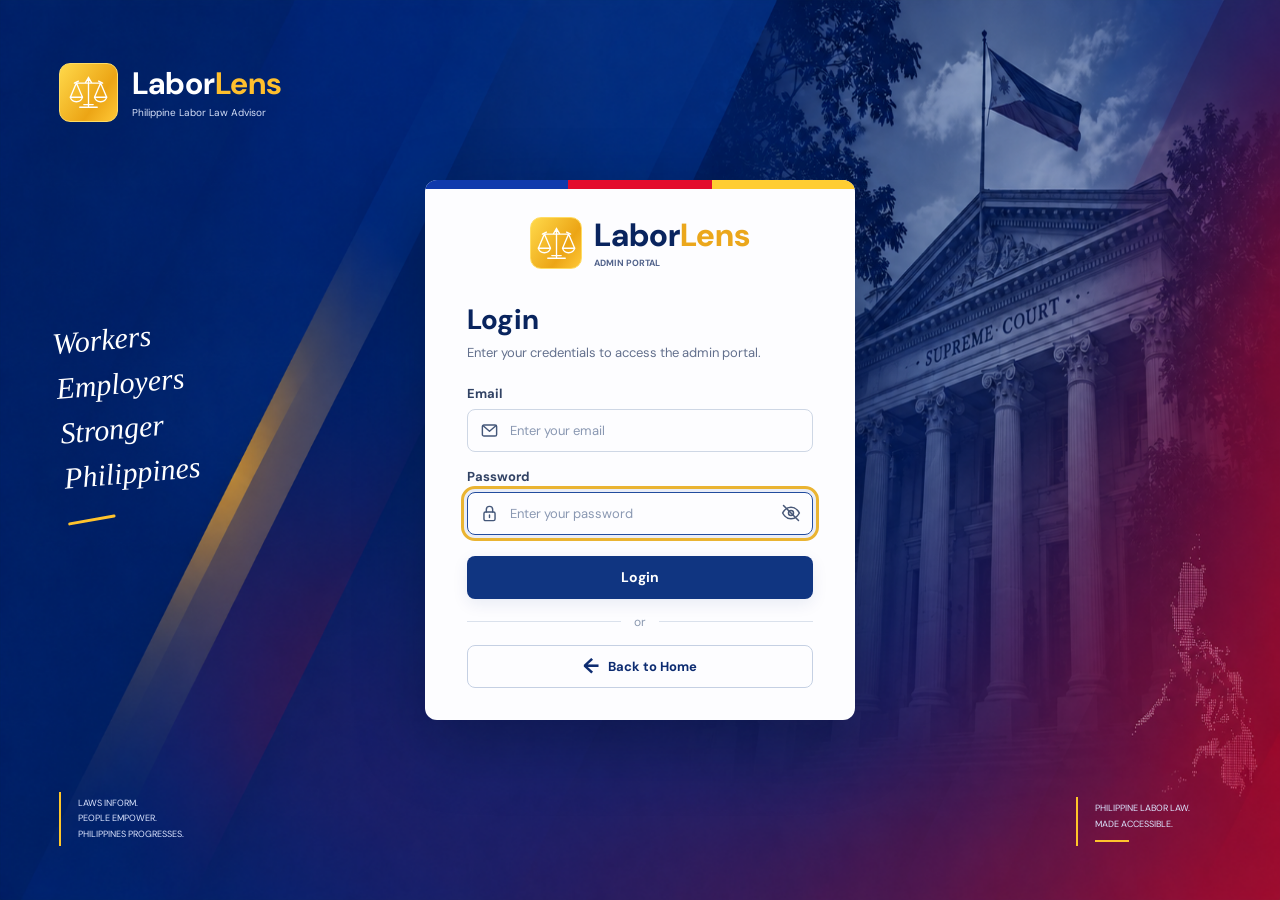
<file: admin.html>
<!DOCTYPE html>
<html lang="en">
<head>
  <meta charset="UTF-8"/>
  <meta name="viewport" content="width=device-width, initial-scale=1.0"/>
  <title>LaborLens – Administration</title>
  <link href="https://fonts.googleapis.com/css2?family=DM+Serif+Display:ital@0;1&family=DM+Sans:ital,opsz,wght@0,9..40,300;0,9..40,400;0,9..40,500;0,9..40,600;0,9..40,700&display=swap" rel="stylesheet"/>
  <link rel="stylesheet" href="static/css/admin-base.css?v=20261015-review-delete"/>
  <link rel="stylesheet" href="static/css/admin-login.css?v=20261015-review-delete"/>
  <link rel="stylesheet" href="static/css/admin-panel.css?v=20261015-review-delete"/>
  <link rel="stylesheet" href="static/css/admin-workbench.css?v=20261015-review-delete"/>
  <link rel="stylesheet" href="static/css/admin-reference.css?v=20261015-review-delete"/>
  <link rel="stylesheet" href="static/css/admin-simplified.css?v=20261015-review-delete"/>
  <link rel="stylesheet" href="static/css/admin-model-report.css?v=20261015-review-delete"/>
  <link rel="stylesheet" href="static/css/admin-nlp-evaluation.css?v=20261015-review-delete"/>
  <link rel="stylesheet" href="static/css/admin-performance.css?v=20261015-review-delete"/>
  <link rel="stylesheet" href="static/css/responsive-shell.css?v=20261015-review-delete"/>
</head>
<body>

<!-- ═══ LOGIN ═══ -->
<div id="login-screen" aria-label="Administrator sign in">
  <a class="admin-public-brand" href="index.html" aria-label="LaborLens home"><span class="admin-gold-seal"><svg viewBox="0 0 64 64" aria-hidden="true"><path d="M32 9v43M19 54h26M25 50h14M14 18h36M32 10l-5 8h10Z M14 18 5 39h18L14 18ZM50 18l-9 21h18L50 18Z"/><path d="M5 39c2 9 16 9 18 0M41 39c2 9 16 9 18 0M11 18l6-3M47 15l6 3"/></svg></span><span><strong>Labor<b>Lens</b></strong><small>Philippine Labor Law Advisor</small></span></a>
  <p class="admin-side-message" aria-hidden="true">Workers<br>Employers<br>Stronger<br>Philippines<span></span></p>
  <main class="login-card" aria-labelledby="admin-login-title">
    <div class="lc-header"><span class="admin-gold-seal"><svg viewBox="0 0 64 64" aria-hidden="true"><path d="M32 9v43M19 54h26M25 50h14M14 18h36M32 10l-5 8h10Z M14 18 5 39h18L14 18ZM50 18l-9 21h18L50 18Z"/><path d="M5 39c2 9 16 9 18 0M41 39c2 9 16 9 18 0M11 18l6-3M47 15l6 3"/></svg></span><div><div class="lc-title">Labor<em>Lens</em></div><p class="lc-sub">ADMIN PORTAL</p></div></div>
    <div class="lc-body">
      <h1 id="admin-login-title">Login</h1>
      <p class="admin-login-description">Enter your credentials to access the admin portal.</p>
      <input type="hidden" id="api-url" value="https://3.104.175.253/api"/>
      <div class="field"><label for="l-email">Email</label><div class="admin-input"><svg viewBox="0 0 24 24" aria-hidden="true"><rect x="3" y="5" width="18" height="14" rx="2"/><path d="m4 6 8 7 8-7"/></svg><input type="email" id="l-email" placeholder="Enter your email" autocomplete="username"/></div></div>
      <div class="field"><label for="l-pass">Password</label><div class="admin-input"><svg viewBox="0 0 24 24" aria-hidden="true"><rect x="5" y="10" width="14" height="11" rx="2"/><path d="M8 10V7a4 4 0 0 1 8 0v3M12 14v3"/></svg><input type="password" id="l-pass" placeholder="Enter your password" autocomplete="current-password"/><button class="admin-password-toggle" type="button" aria-label="Show password" aria-controls="l-pass" aria-pressed="false"><svg viewBox="0 0 24 24" aria-hidden="true"><path d="M2 12s3.5-7 10-7 10 7 10 7-3.5 7-10 7S2 12 2 12Z"/><circle cx="12" cy="12" r="3"/><path class="admin-eye-slash" d="m3 3 18 18"/></svg></button></div></div>
      <button class="login-btn" type="button" onclick="doLogin()">Login</button>
      <p class="login-err" id="login-err" role="alert"></p>
      <div class="admin-login-divider"><span>or</span></div>
      <a class="return-link" href="index.html"><span aria-hidden="true">←</span> Back to Home</a>
    </div>
  </main>
  <p class="admin-bottom-message">LAWS INFORM.<br>PEOPLE EMPOWER.<br>PHILIPPINES PROGRESSES.</p>
  <p class="admin-bottom-message admin-bottom-right">PHILIPPINE LABOR LAW.<br>MADE ACCESSIBLE.<i></i></p>
</div>

<!-- ═══ DASHBOARD ═══ -->
<div id="dashboard">
  <div id="topbar">
    <button class="admin-menu-btn" id="admin-menu-btn" onclick="toggleAdminNav()" aria-label="Open admin navigation" aria-expanded="false">&#9776;</button>
    <div class="tb-seal">⚖️</div>
    <span class="tb-name">Labor<em>Lens</em></span>
    <span class="tb-label">Administration</span>
    <div class="tb-spacer"></div>
    <div class="tb-status" title="You are signed in to the admin panel"><div class="tb-dot"></div><span>Admin Panel</span></div>
    <div class="tb-user-chip">
      <div class="tb-avatar" id="tb-avatar">A</div>
      <span id="tb-user">Admin</span>
    </div>
    <button class="end-btn" onclick="doLogout()">Sign Out</button>
  </div>

  <div id="body">
    <nav id="left-nav" aria-label="Admin sections"><!-- Nine-page navigation is rendered by admin/navigation.js. --></nav>
    <div id="admin-nav-overlay" onclick="closeAdminNav()"></div>

    <div id="main">
      <div class="content-inner">

        <!-- 1. OVERVIEW -->
        <div id="tab-overview" class="tab-active">
          <div class="page-hdr">
            <div class="page-hdr-left"><h1>Dashboard</h1><p>See how LaborLens is used and what needs your attention.</p></div>
            <button class="btn btn-primary" onclick="refreshAll()">↻ Refresh</button>
          </div>
          <div class="stat-grid" id="stat-grid"><div class="loading" style="grid-column:1/-1;">Loading summary…</div></div>
          <div class="two-col">
            <div class="panel">
              <div class="panel-hdr"><div class="panel-title">🎯 Questions by Topic</div><span style="font-size:12px;color:var(--muted);">Last 30 days</span></div>
              <div class="panel-body" id="intent-chart"><div class="loading">Loading…</div></div>
            </div>
            <div class="panel">
              <div class="panel-hdr"><div class="panel-title">📅 Daily Questions</div><span style="font-size:12px;color:var(--muted);">Last 7 days</span></div>
              <div class="panel-body" id="vol-table"><div class="loading">Loading…</div></div>
            </div>
          </div>
        </div>

        <!-- 2. USER MANAGEMENT -->
        <div id="tab-users">
          <div class="page-hdr"><div class="page-hdr-left"><h1>Users</h1><p>Manage user access. Names and contact details stay hidden for privacy.</p></div></div>
          <div class="three-col" style="margin-bottom:24px;">
            <div class="mini-metric"><div class="mini-metric-lbl">Total Users</div><div class="mini-metric-val" id="um-total">—</div></div>
            <div class="mini-metric"><div class="mini-metric-lbl">Active Accounts</div><div class="mini-metric-val" id="um-active">—</div></div>
            <div class="mini-metric"><div class="mini-metric-lbl">Administrators</div><div class="mini-metric-val" id="um-admins">—</div></div>
          </div>
          <div class="panel">
            <div class="panel-hdr">
              <div class="panel-title">👥 User Accounts</div>
              <input aria-label="Search users" type="search" id="user-search" placeholder="Search user ID, role, or language…" oninput="filterUsers()" style="padding:8px 12px;border:1.5px solid var(--border);border-radius:8px;font-size:13px;font-family:var(--sans);background:var(--cream);outline:none;width:220px;"/>
            </div>
            <div class="tbl-wrap">
              <table>
                <thead><tr><th>#</th><th>Anonymous User</th><th>Contact</th><th>Role</th><th>Language</th><th>Joined</th><th>Status</th><th>Actions</th></tr></thead>
                <tbody id="users-tbody"><tr><td colspan="8" class="loading">Loading users…</td></tr></tbody>
              </table>
            </div>
          </div>
        </div>

        <!-- 3. FREQUENTLY ASKED -->
        

        <!-- 4. KNOWLEDGE BASE -->
        <div id="tab-knowledge">
          <div class="page-hdr"><div class="page-hdr-left"><h1>Documents</h1><p>Upload, review, and manage legal reference documents used by the chatbot.</p></div></div>
          <div class="alert-bar blue"><span style="font-size:18px;">ℹ️</span><div><div style="font-weight:600;">Supported: PDF, DOCX, and scanned images</div><div style="font-size:12px;margin-top:2px;">Upload a document to help the assistant answer questions. Text is read automatically, including text in scanned pages and images.</div></div></div>
          <div class="two-col" style="margin-bottom:24px;">
            <div class="panel" style="margin-bottom:0;">
              <div class="panel-hdr"><div class="panel-title">📤 Upload Legal Document</div></div>
              <div class="panel-body">
                <div class="form-group kb-category-field">
                  <label for="kb-category">Main Category</label>
                  <select id="kb-category" aria-label="Main document category" onchange="syncSecondaryCategoryOptions('kb-secondary-categories',this.value)">
                    <option value="Core Labor Laws">Core Labor Laws</option>
                    <option value="Employment Benefits">Employment Benefits</option>
                    <option value="Leave Benefits">Leave Benefits</option>
                    <option value="Domestic Workers">Domestic Workers</option>
                    <option value="Anti-Harassment / Discrimination">Anti-Harassment / Discrimination</option>
                    <option value="Social Benefits">Social Benefits</option>
                    <option value="Occupational Safety &amp; Health">Occupational Safety &amp; Health</option>
                    <option value="DOLE Resources">DOLE Resources</option>
                    <option value="Labor Relations">Labor Relations</option>
                    <option value="Jurisprudence">Jurisprudence</option>
                    <option value="Labor Advisories">Labor Advisories</option>
                    <option value="Others">Others</option>
                      <option value="Civil Service / Government Employment">Civil Service / Government Employment</option>
                  </select>
                </div>
                <div class="form-group kb-category-field">
                  <label>Extra Categories</label>
                  <div class="kb-secondary-grid" id="kb-secondary-categories"></div>
                  <span class="status-note">Choose extra categories to help find this document. Do not repeat the main category.</span>
                </div>
                <div style="margin:-4px 0 14px;"><button type="button" class="btn btn-sm btn-gold" onclick="suggestUploadCategories()">Suggest Categories</button><span class="status-note" id="kb-category-suggestion"></span></div>
                <div class="form-group"><label for="kb-title">Document Title</label><input type="text" id="kb-title" placeholder="e.g. Labor Code of the Philippines"/></div>
                <div class="form-row">
                  <div class="form-group"><label for="kb-document-type">Document Type</label><input type="text" id="kb-document-type" placeholder="e.g. Department Order, Labor Advisory"/></div>
                  <div class="form-group"><label for="kb-legal-role">Purpose of this document</label><input type="text" id="kb-legal-role" placeholder="e.g. Revised IRR, Guidelines"/></div>
                </div>
                <div class="form-group"><label for="kb-implements">Related laws</label><input type="text" id="kb-implements" placeholder="Comma-separated, e.g. RA 11058"/></div>
                <div class="form-row">
                  <div class="form-group"><label for="kb-topics">Topics</label><input type="text" id="kb-topics" placeholder="osh, ppe, employer_duties"/></div>
                  <div class="form-group"><label for="kb-sub-intents">Specific topic tags</label><input type="text" id="kb-sub-intents" placeholder="ppe_requirement, safety_officer_requirement"/></div>
                </div>
                <div class="form-row">
                  <div class="form-group"><label for="kb-source">Official Source</label><input type="text" id="kb-source" placeholder="e.g. DOLE, Official Gazette"/></div>
                  <div class="form-group"><label for="kb-version">Law Year / Version</label><input type="text" id="kb-version" placeholder="e.g. 2022 renumbered"/></div>
                </div>
                <div class="form-row">
                  <div class="form-group"><label for="kb-law-number">Law / Order Number</label><input type="text" id="kb-law-number" placeholder="e.g. RA 11210, DOLE DO 174-17"/></div>
                  <div class="form-group"><label for="kb-article-section">Article / Section</label><input type="text" id="kb-article-section" placeholder="e.g. Section 3, ART. 296"/></div>
                </div>
                <div class="form-row">
                  <div class="form-group"><label for="kb-issuing-agency">Issued By</label><input type="text" id="kb-issuing-agency" placeholder="e.g. DOLE, Congress, Supreme Court"/></div>
                  <div class="form-group"><label for="kb-date-issued">Date Issued</label><input type="text" id="kb-date-issued" placeholder="e.g. February 20, 2019"/></div>
                </div>
                <div class="form-row">
                  <div class="form-group"><label for="kb-effective-date">Date the Rule Takes Effect</label><input type="text" id="kb-effective-date" placeholder="e.g. March 11, 2019"/></div>
                  <div class="form-group"><label for="kb-date-downloaded">Date Downloaded</label><input type="text" id="kb-date-downloaded" placeholder="e.g. June 19, 2026"/></div>
                </div>
                <div class="form-group"><label for="kb-superseding-document">Document That Updates or Replaces This</label><input type="text" id="kb-superseding-document" placeholder="Leave blank if this is the current controlling source"/></div>
                <div class="form-group"><label for="kb-version-status">Document Version Status</label><select id="kb-version-status"><option value="current">Current</option><option value="active">Active</option><option value="superseded">Replaced by a newer rule</option><option value="historical">For past reference</option><option value="amended">Changed by another rule</option><option value="repealed">No longer in force</option><option value="archived">Stored for reference</option><option value="inactive">Inactive</option><option value="replaced">Replaced</option><option value="outdated">Outdated</option></select><span class="status-note">The assistant searches current and active documents. Older documents are kept for reference.</span></div>
                <div class="form-group"><label for="kb-source-url">Original Source Link</label><input type="url" id="kb-source-url" placeholder="https://lawphil.net/... or official source link"/><span class="status-note">Paste the exact source link you want shown in chatbot citations.</span></div>
                <div class="upload-zone" onclick="document.getElementById('file-input').click()">
                  <span class="uz-icon">📄</span>
                  <div class="uz-title">Click to select file</div>
                  <p class="uz-sub">PDF, DOCX, PNG, JPG, TIFF, BMP, or WEBP · Max 50MB</p>
                </div>
                <input type="file" id="file-input" accept=".pdf,.docx,.png,.jpg,.jpeg,.tif,.tiff,.bmp,.webp,application/pdf,application/vnd.openxmlformats-officedocument.wordprocessingml.document,image/*" style="display:none" onchange="uploadFile(this)"/>
                <div id="upload-msg"></div>
              </div>
            </div>
            <div class="panel" style="margin-bottom:0;">
              <div class="panel-hdr"><div class="panel-title">📊 Document Search Status</div></div>
              <div class="panel-body">
                <div class="info-bar" id="kb-stats">Checking document search…</div>
                <div class="mini-metric" style="margin-bottom:10px;"><div class="mini-metric-lbl">Searchable Sections</div><div class="mini-metric-val" id="kb-chunks">—</div></div>
                <div class="mini-metric"><div class="mini-metric-lbl">Documents Ready</div><div class="mini-metric-val" id="kb-docs-count">—</div></div>
              </div>
            </div>
          </div>
          <div class="panel">
            <div class="panel-hdr"><div class="panel-title">📚 Reference Documents</div><button class="btn btn-sm btn-primary" onclick="loadDocuments()">↻ Refresh</button></div>
            <div class="kb-filter-panel">
              <div class="kb-filter-toolbar">
                <div>
                  <div class="mini-metric-lbl">Filter by Category</div>
                  <div class="kb-filter-summary" id="kb-filter-summary">Showing all reference documents</div>
                </div>
                <input class="kb-doc-search" id="kb-doc-search" type="search" placeholder="Search documents, source, status..." oninput="setKbDocumentSearch(this.value)" aria-label="Search reference documents"/>
              </div>
              <div class="form-row" style="grid-template-columns:repeat(5,minmax(0,1fr));margin:10px 0;">
                <div class="form-group"><label>Main Category</label><select id="kb-primary-filter" onchange="setKbAdvancedFilter('primary',this.value)"></select></div>
                <div class="form-group"><label>Extra Category</label><select id="kb-secondary-filter" onchange="setKbAdvancedFilter('secondary',this.value)"></select></div>
                <div class="form-group"><label>Issued By</label><select id="kb-issuer-filter" onchange="setKbAdvancedFilter('issuer',this.value)"></select></div>
                <div class="form-group"><label>Document Type</label><select id="kb-type-filter" onchange="setKbAdvancedFilter('type',this.value)"></select></div>
                <div class="form-group"><label>Status</label><select id="kb-status-filter" onchange="setKbAdvancedFilter('status',this.value)"></select></div>
              </div>
              <div class="kb-category-tabs" id="kb-category-tabs"></div>
              <div class="flex-row" style="margin-top:10px;"><button class="btn btn-sm btn-gold" id="kb-bulk-edit-btn" onclick="openBulkDocumentEdit()" disabled>Edit Selected Documents</button><span class="status-note" id="kb-bulk-selection">0 documents selected</span></div>
            </div>
            <div class="tbl-wrap">
              <table>
                <thead><tr><th><input type="checkbox" aria-label="Select visible documents" onchange="toggleAllVisibleDocuments(this.checked)"/></th><th>Document</th><th>Categories</th><th>Type</th><th>Size</th><th>Sections</th><th>Status</th><th>Added to Search</th><th>Actions</th></tr></thead>
                <tbody id="docs-tbody"><tr><td colspan="9" class="loading">Loading…</td></tr></tbody>
              </table>
            </div>
          </div>
        </div>

        <!-- 5. ANALYTICS -->
        <div id="tab-analytics">
          <div class="page-hdr"><div class="page-hdr-left"><h1>Reports</h1><p>See common topics, daily questions, and feedback from users.</p></div><div style="display:flex;gap:8px;flex-wrap:wrap;"><button class="btn btn-primary" onclick="downloadSystemBackup()">System Backup</button><button class="btn btn-primary" onclick="exportAnalyticsReport()">Download Report</button><button class="btn btn-primary" onclick="exportChatLogs()">Download Chat History</button><button class="btn btn-primary" onclick="loadAnalytics()">↻ Refresh</button></div></div>
          <div class="stat-grid" id="analytics-stats" style="margin-bottom:28px;"><div class="loading" style="grid-column:1/-1;">Loading analytics…</div></div>
          <div class="two-col">
            <div class="panel">
              <div class="panel-hdr"><div class="panel-title">🎯 Questions by Topic</div></div>
              <div class="panel-body" id="analytics-intent"><div class="loading">Loading…</div></div>
            </div>
            <div class="panel">
              <div class="panel-hdr"><div class="panel-title">📅 Daily Questions</div><span style="font-size:12px;color:var(--muted);">Last 7 days</span></div>
              <div class="panel-body" id="analytics-volume"><div class="loading">Loading…</div></div>
            </div>
          </div>
          <div class="panel">
            <div class="panel-hdr"><div class="panel-title">🌐 Language Distribution</div></div>
            <div class="panel-body">
              <div class="three-col">
                <div style="text-align:center;padding:16px;"><div style="font-size:30px;font-family:var(--serif);color:var(--navy);" id="lang-en">—</div><div style="font-size:12px;color:var(--muted);margin-top:4px;">🇬🇧 English</div><div class="progress-bar" style="margin-top:8px;"><div class="progress-fill" id="lang-en-bar" style="width:0%"></div></div></div>
                <div style="text-align:center;padding:16px;"><div style="font-size:30px;font-family:var(--serif);color:var(--navy);" id="lang-fil">—</div><div style="font-size:12px;color:var(--muted);margin-top:4px;">🇵🇭 Filipino</div><div class="progress-bar" style="margin-top:8px;"><div class="progress-fill gold" id="lang-fil-bar" style="width:0%"></div></div></div>
                <div style="text-align:center;padding:16px;"><div style="font-size:30px;font-family:var(--serif);color:var(--navy);" id="lang-hil">—</div><div style="font-size:12px;color:var(--muted);margin-top:4px;">🌟 Hiligaynon</div><div class="progress-bar" style="margin-top:8px;"><div class="progress-fill green" id="lang-hil-bar" style="width:0%"></div></div></div>
              </div>
            </div>
          </div>
          <div class="panel">
            <div class="panel-hdr"><div class="panel-title">🔥 Most Asked Questions</div></div>
            <div class="tbl-wrap">
              <table>
                <thead><tr><th>Rank</th><th>Question / Topic</th><th>Times Asked</th><th>Trend</th></tr></thead>
                <tbody id="top-questions-tbody"><tr><td colspan="4" class="loading">Loading…</td></tr></tbody>
              </table>
            </div>
          </div>
          <div class="panel">
            <div class="panel-hdr"><div class="panel-title">User Feedback</div><button class="btn btn-sm btn-primary" onclick="loadFeedbackAnalytics()">Refresh Feedback</button></div>
            <div class="tbl-wrap">
              <table>
                <thead><tr><th>#</th><th>User</th><th>Rating</th><th>Topic</th><th>Source Support</th><th>Answer Preview</th><th>Date</th></tr></thead>
                <tbody id="feedback-tbody"><tr><td colspan="7" class="loading">Loading feedback…</td></tr></tbody>
              </table>
            </div>
          </div>
          <div class="panel">
            <div class="panel-hdr"><div class="panel-title">Answers to Review</div><button class="btn btn-sm btn-primary" onclick="loadReviewQueue()">Refresh</button></div>
            <div class="tbl-wrap">
              <table>
                <thead><tr><th>#</th><th>User Question</th><th>Rating</th><th>Source Support</th><th>Review Status</th><th>Actions</th></tr></thead>
                <tbody id="review-queue-tbody"><tr><td colspan="6" class="loading">Loading review queue...</td></tr></tbody>
              </table>
            </div>
          </div>
          <div class="panel">
            <div class="panel-hdr"><div class="panel-title">Recent Admin Actions</div><button class="btn btn-sm btn-primary" onclick="loadAuditLogs()">Refresh</button></div>
            <div class="tbl-wrap">
              <table>
                <thead><tr><th>#</th><th>Action</th><th>Target</th><th>Details</th><th>Admin</th><th>Date</th></tr></thead>
                <tbody id="audit-tbody"><tr><td colspan="6" class="loading">Loading admin actions…</td></tr></tbody>
              </table>
            </div>
          </div>
        </div>

        <!-- 6. SYSTEM PERFORMANCE -->
        

        <!-- 7. UNRESOLVED QUERIES -->
        

      </div>
    </div>
  </div>
</div>
<div class="modal-backdrop" id="doc-modal" onclick="closeDocModal(event)">
  <div class="modal-card" role="dialog" aria-modal="true" aria-labelledby="doc-modal-title" onclick="event.stopPropagation()">
    <div class="modal-hdr">
      <div>
        <div class="modal-title" id="doc-modal-title">Document Content</div>
        <div class="modal-sub" id="doc-modal-sub">Searchable sections from this document</div>
      </div>
      <button class="btn btn-sm btn-danger" onclick="closeDocModal()">Close</button>
    </div>
    <div class="modal-body" id="doc-modal-body"><div class="loading">Loading document content...</div></div>
    <div class="modal-foot" id="doc-modal-foot"></div>
  </div>
</div>

<div id="toast"></div>

<script src="static/js/admin-panel.js?v=20261015-review-delete"></script>
<script src="static/js/config.js?v=20261015-review-delete"></script>
<script src="static/js/admin/core.js?v=20261015-review-delete"></script>
<script src="static/js/admin/dashboard.js?v=20261015-review-delete"></script>
<script src="static/js/admin/users.js?v=20261015-review-delete"></script>
<script src="static/js/admin/knowledge-base.js?v=20261015-review-delete"></script>
<script src="static/js/admin/analytics.js?v=20261015-review-delete"></script>
<script src="static/js/admin/startup.js?v=20261015-review-delete"></script>
<script src="static/js/admin-login.js?v=20261015-review-delete"></script>
<script src="static/js/admin/ui.js?v=20261015-review-delete"></script>
<script src="static/js/admin/pages-shared.js?v=20261015-review-delete"></script>
<script src="static/js/admin/user-access.js?v=20261015-review-delete"></script>
<script src="static/js/admin/categories.js?v=20261015-review-delete"></script>
<script src="static/js/admin/user-feedback.js?v=20261015-review-delete"></script>
<script src="static/js/admin/activity-logs.js?v=20261015-review-delete"></script>
<script src="static/js/admin/settings.js?v=20261015-review-delete"></script>
<script src="static/js/admin/exports.js?v=20261015-review-delete"></script>
<script src="static/js/admin/reviews.js?v=20261015-review-delete"></script>
<script src="static/js/admin/documents-view.js?v=20261015-review-delete"></script>
<script src="static/js/admin/upload-wizard.js?v=20261015-review-delete"></script>
  <script src="static/js/admin/model-report.js?v=20261015-review-delete"></script>
  <script src="static/js/admin/nlp-evaluation.js?v=20261015-review-delete"></script>
  <script src="static/js/admin/maintenance.js?v=20261015-review-delete"></script>
<script src="static/js/admin/navigation.js?v=20261015-review-delete"></script>
<script src="static/js/chat-review-sync.js?v=20261015-review-delete"></script>
</body>
</html>
</file>
<file: static/css/admin-base.css>
*,*::before,*::after{box-sizing:border-box;margin:0;padding:0;}
    :root{
      --navy:#0B2545;--navy-2:#163062;--navy-3:#1A3A72;
      --gold:#C9962A;--gold-lt:#E8B84B;--gold-bg:#FBF5E8;
      --cream:#F7F4EF;--white:#FFFFFF;--text:#1A1A2E;
      --muted:#6B7280;--border:#E5E0D8;
      --green:#0D7A55;--green-bg:#ECFDF5;
      --red:#C0392B;--red-bg:#FEF2F2;
      --amber:#D97706;--amber-bg:#FFFBEB;
      --blue:#1D4ED8;--blue-bg:#EFF6FF;
      --purple:#7C3AED;--purple-bg:#F5F3FF;
      --sidebar-bg:#0D1B35;--sidebar-w:264px;--topbar-h:64px;
      --serif:'DM Serif Display',Georgia,serif;
      --sans:'DM Sans',system-ui,sans-serif;
      --shadow:0 2px 12px rgba(11,37,69,.08);
      --shadow-md:0 8px 32px rgba(11,37,69,.12);
      --shadow-lg:0 24px 60px rgba(11,37,69,.18);
    }
    html,body{height:100%;font-family:var(--sans);color:var(--text);background:var(--cream);-webkit-font-smoothing:antialiased;overflow:hidden;}
    @keyframes fadeUp{from{opacity:0;transform:translateY(16px);}to{opacity:1;transform:translateY(0);}}
    @keyframes blink{0%,100%{opacity:1;}50%{opacity:.35;}}

    /* ══ LOGIN ══ */
    #login-screen{position:fixed;inset:0;z-index:200;display:flex;align-items:center;justify-content:center;padding:20px;background-color:var(--navy);background-image:linear-gradient(135deg,rgba(6,29,89,.98),rgba(11,45,122,.94) 56%,rgba(125,16,36,.92));background-size:cover;background-position:center;background-attachment:fixed;}
    #login-screen.gone{display:none;}
    .login-card{width:100%;max-width:420px;background:var(--white);border-radius:22px;overflow:hidden;box-shadow:0 28px 80px rgba(0,0,0,.32);animation:fadeUp .4s ease;}
    .lc-header{background:var(--navy);background-image:linear-gradient(135deg,var(--navy) 0%,var(--navy-3) 100%);padding:36px 36px 28px;text-align:center;border-bottom:3px solid var(--gold);position:relative;overflow:hidden;}
    .lc-header::before{content:'';position:absolute;inset:0;background:radial-gradient(ellipse 80% 60% at 50% 0%,rgba(201,150,42,.2),transparent);}
    .lc-seal{width:68px;height:68px;background:linear-gradient(135deg,var(--gold),var(--gold-lt));border-radius:50%;display:flex;align-items:center;justify-content:center;font-size:30px;margin:0 auto 14px;box-shadow:0 0 0 8px rgba(201,150,42,.15),0 0 0 16px rgba(201,150,42,.07),0 6px 20px rgba(0,0,0,.3);position:relative;}
    .lc-title{font-family:var(--serif);font-size:26px;color:var(--white);position:relative;}
    .lc-title em{color:var(--gold-lt);font-style:italic;}
    .lc-sub{font-size:12px;color:rgba(255,255,255,.45);margin-top:4px;letter-spacing:.5px;position:relative;}
    .admin-badge{display:inline-block;margin-top:12px;padding:4px 14px;background:rgba(201,150,42,.2);border:1px solid rgba(201,150,42,.35);border-radius:100px;font-size:10px;font-weight:700;color:var(--gold-lt);letter-spacing:1.5px;text-transform:uppercase;position:relative;}
    .lc-body{padding:32px 36px 36px;}
    .field{margin-bottom:18px;}
    .field label{display:block;font-size:11px;font-weight:700;letter-spacing:.8px;text-transform:uppercase;color:var(--muted);margin-bottom:6px;}
    .field input{width:100%;padding:13px 16px;border:1.5px solid var(--border);border-radius:10px;font-size:14px;font-family:var(--sans);background:#FAFAF8;color:var(--text);transition:border-color .2s,box-shadow .2s;}
    .field input:focus{outline:none;border-color:var(--gold);background:var(--white);box-shadow:0 0 0 3px rgba(201,150,42,.12);}
    .login-btn{width:100%;padding:14px;background:linear-gradient(135deg,var(--navy),var(--navy-2));color:var(--white);border:none;border-radius:10px;font-size:15px;font-weight:600;cursor:pointer;font-family:var(--sans);transition:transform .15s,box-shadow .15s;margin-top:6px;box-shadow:0 4px 16px rgba(11,37,69,.25);}
    .login-btn:hover{transform:translateY(-2px);box-shadow:0 8px 24px rgba(11,37,69,.3);}
    .return-link{display:block;width:100%;text-align:center;margin-top:12px;padding:12px;border:1.5px solid var(--border);border-radius:10px;font-size:13px;font-weight:600;color:var(--muted);cursor:pointer;background:none;font-family:var(--sans);transition:all .2s;}
    .return-link:hover{border-color:var(--navy);color:var(--navy);}
    .login-err{color:var(--red);font-size:13px;text-align:center;min-height:18px;margin-top:14px;font-weight:500;}
    .url-indicator{display:flex;align-items:center;gap:8px;padding:10px 14px;background:rgba(13,122,85,.08);border:1px solid rgba(13,122,85,.2);border-radius:8px;margin-bottom:20px;font-size:12px;color:var(--green);}
    .url-dot{width:7px;height:7px;background:var(--green);border-radius:50%;animation:blink 2s ease-in-out infinite;flex-shrink:0;}

    /* ══ DASHBOARD ══ */
    #dashboard{display:none;height:100vh;flex-direction:column;}
    #dashboard.visible{display:flex;}
    #topbar{height:var(--topbar-h);background-color:var(--navy);background-image:linear-gradient(135deg,rgba(6,29,89,.98),rgba(11,45,122,.96) 64%,rgba(125,16,36,.9));background-size:cover;background-position:center top;border-bottom:2px solid var(--gold);display:flex;align-items:center;padding:0 24px;gap:14px;flex-shrink:0;z-index:50;}
    .tb-seal{width:36px;height:36px;background:linear-gradient(135deg,var(--gold),var(--gold-lt));border-radius:50%;display:flex;align-items:center;justify-content:center;font-size:18px;box-shadow:0 2px 8px rgba(201,150,42,.4);}
    .tb-name{font-family:var(--serif);font-size:22px;color:var(--white);}
    .tb-name em{color:var(--gold-lt);font-style:italic;}
    .tb-label{padding:3px 10px;background:rgba(201,150,42,.2);border:1px solid rgba(201,150,42,.3);border-radius:100px;font-size:10px;font-weight:700;color:var(--gold-lt);letter-spacing:1.2px;text-transform:uppercase;}
    .tb-spacer{flex:1;}
    .tb-status{display:flex;align-items:center;gap:6px;font-size:12px;color:rgba(255,255,255,.5);font-weight:500;}
    .tb-dot{width:7px;height:7px;background:#22c55e;border-radius:50%;animation:blink 2s ease-in-out infinite;}
    .tb-user-chip{display:flex;align-items:center;gap:8px;background:rgba(255,255,255,.06);border:1px solid rgba(255,255,255,.1);border-radius:100px;padding:5px 14px 5px 5px;}
    .tb-avatar{width:28px;height:28px;background:var(--gold);border-radius:50%;display:flex;align-items:center;justify-content:center;font-size:12px;font-weight:700;color:var(--navy);}
    #tb-user{font-size:13px;color:rgba(255,255,255,.8);font-weight:600;}
    .end-btn{padding:8px 16px;background:rgba(192,57,43,.15);border:1px solid rgba(192,57,43,.3);border-radius:8px;color:#f87171;font-size:12px;font-weight:600;cursor:pointer;font-family:var(--sans);transition:background .2s;}
    .end-btn:hover{background:rgba(192,57,43,.28);}
    #body{display:flex;flex:1;overflow:hidden;}
    #left-nav{width:var(--sidebar-w);background:var(--sidebar-bg);border-right:1px solid rgba(255,255,255,.05);display:flex;flex-direction:column;flex-shrink:0;overflow-y:auto;padding-bottom:24px;}
    .nav-section-lbl{font-size:10px;font-weight:700;letter-spacing:1.5px;text-transform:uppercase;color:rgba(255,255,255,.22);padding:20px 18px 6px;}
    .nav-item{display:flex;align-items:center;gap:12px;padding:11px 18px;cursor:pointer;color:rgba(255,255,255,.42);font-size:13px;font-weight:500;border-left:3px solid transparent;transition:all .2s;}
    .nav-item:hover{color:rgba(255,255,255,.78);background:rgba(255,255,255,.03);}
    .nav-item.active{color:var(--gold-lt);border-left-color:var(--gold);background:rgba(201,150,42,.08);}
    .nav-icon{font-size:15px;flex-shrink:0;width:20px;text-align:center;}
    .nav-badge{margin-left:auto;padding:2px 7px;background:var(--red);color:white;border-radius:100px;font-size:10px;font-weight:700;display:none;}
    #main{flex:1;overflow-y:auto;background-color:var(--cream);background-image:linear-gradient(135deg,rgba(11,45,122,.10),rgba(200,16,46,.045) 62%,rgba(244,196,48,.08));background-size:cover;background-position:center;background-attachment:fixed;}
    #main::-webkit-scrollbar{width:5px;}
    #main::-webkit-scrollbar-thumb{background:var(--border);border-radius:4px;}
    .content-inner{padding:36px;max-width:1280px;}
    .page-hdr{margin-bottom:28px;display:flex;align-items:flex-end;justify-content:space-between;gap:16px;flex-wrap:wrap;}
    .page-hdr-left h1{font-family:var(--serif);font-size:28px;color:var(--navy);}
    .page-hdr-left p{font-size:13px;color:var(--muted);margin-top:4px;}
    .stat-grid{display:grid;grid-template-columns:repeat(auto-fit,minmax(180px,1fr));gap:18px;margin-bottom:32px;}
    .stat-card{background:var(--white);border-radius:14px;padding:22px;border:1px solid var(--border);box-shadow:var(--shadow);position:relative;overflow:hidden;transition:transform .25s,box-shadow .25s;}
    .stat-card:hover{transform:translateY(-3px);box-shadow:var(--shadow-md);}
    .stat-card::after{content:'';position:absolute;top:0;left:0;right:0;height:3px;background:var(--navy);}
    .stat-card.gold::after{background:var(--gold);}
    .stat-card.green::after{background:var(--green);}
    .stat-card.red::after{background:var(--red);}
    .stat-card.blue::after{background:var(--blue);}
    .stat-card.purple::after{background:var(--purple);}
    .stat-icon{font-size:26px;margin-bottom:10px;display:block;}
    .stat-lbl{font-size:10px;font-weight:700;letter-spacing:.8px;text-transform:uppercase;color:var(--muted);margin-bottom:6px;}
    .stat-val{font-family:var(--serif);font-size:34px;color:var(--text);line-height:1;}
    .stat-sub{font-size:11px;color:var(--muted);margin-top:6px;}
    .panel{background:var(--white);border:1px solid var(--border);border-radius:14px;box-shadow:var(--shadow);margin-bottom:24px;overflow:hidden;}
    .panel-hdr{padding:18px 24px;border-bottom:1px solid var(--border);display:flex;align-items:center;justify-content:space-between;gap:12px;background:#FDFCFA;}
    .panel-title{font-family:var(--serif);font-size:17px;color:var(--navy);display:flex;align-items:center;gap:10px;}
    .panel-body{padding:24px;}
    .two-col{display:grid;grid-template-columns:1fr 1fr;gap:24px;}
    .three-col{display:grid;grid-template-columns:1fr 1fr 1fr;gap:18px;}
    .tbl-wrap{overflow-x:auto;}
    table{width:100%;border-collapse:collapse;font-size:13px;}
    thead tr{background:#FAFAF8;}
    th{padding:12px 16px;text-align:left;font-size:11px;font-weight:700;letter-spacing:.6px;text-transform:uppercase;color:var(--muted);border-bottom:1px solid var(--border);white-space:nowrap;}
    td{padding:13px 16px;border-bottom:1px solid #F5F2EE;color:#374151;vertical-align:middle;}
    tr:last-child td{border-bottom:none;}
    tbody tr:hover td{background:#FAFAF8;}
    .td-strong{font-weight:600;color:var(--text);}
    .td-mono{font-family:'Courier New',monospace;font-size:12px;}
    .badge{display:inline-flex;align-items:center;padding:4px 10px;border-radius:100px;font-size:11px;font-weight:700;letter-spacing:.4px;}
    .badge-navy{background:rgba(11,37,69,.08);color:var(--navy);border:1px solid rgba(11,37,69,.15);}
    .badge-gray{background:#F1F5F9;color:#475569;border:1px solid #E2E8F0;}
    .badge-green{background:var(--green-bg);color:var(--green);border:1px solid rgba(13,122,85,.2);}
    .badge-red{background:var(--red-bg);color:var(--red);border:1px solid rgba(192,57,43,.2);}
    .badge-gold{background:var(--gold-bg);color:var(--gold);border:1px solid rgba(201,150,42,.3);}
    .badge-amber{background:var(--amber-bg);color:var(--amber);border:1px solid rgba(217,119,6,.2);}
    .badge-blue{background:var(--blue-bg);color:var(--blue);border:1px solid rgba(29,78,216,.2);}
    .badge-purple{background:var(--purple-bg);color:var(--purple);border:1px solid rgba(124,58,237,.2);}
    .btn{display:inline-flex;align-items:center;gap:6px;padding:8px 16px;border-radius:8px;font-size:13px;font-weight:600;cursor:pointer;border:none;font-family:var(--sans);transition:all .2s;white-space:nowrap;}
    .btn-primary{background:var(--navy);color:var(--white);box-shadow:var(--shadow);}
    .btn-primary:hover{background:var(--navy-2);transform:translateY(-1px);}
    .btn-danger{background:var(--red-bg);color:var(--red);border:1px solid rgba(192,57,43,.2);}
    .btn-danger:hover{background:#FECACA;}
    .btn-success{background:var(--green-bg);color:var(--green);border:1px solid rgba(13,122,85,.2);}
    .btn-success:hover{background:#BBF7D0;}
    .btn-gold{background:var(--gold-bg);color:var(--gold);border:1px solid rgba(201,150,42,.3);}
    .btn-gold:hover{background:#F5E6BF;}
    .btn-sm{padding:6px 12px;font-size:12px;border-radius:6px;}
    .form-grid{display:grid;gap:14px;}
    .form-row{display:grid;grid-template-columns:1fr 1fr;gap:14px;}
    .form-group label{display:block;font-size:11px;font-weight:700;letter-spacing:.8px;text-transform:uppercase;color:var(--muted);margin-bottom:6px;}
    .form-group input,.form-group textarea,.form-group select{width:100%;padding:12px 14px;border:1.5px solid var(--border);border-radius:10px;font-size:14px;font-family:var(--sans);background:var(--cream);color:var(--text);transition:border-color .2s,box-shadow .2s;}
    .form-group input:focus,.form-group textarea:focus,.form-group select:focus{outline:none;border-color:var(--gold);background:var(--white);box-shadow:0 0 0 3px rgba(201,150,42,.1);}
    .form-group textarea{resize:vertical;min-height:110px;}
    .upload-zone{border:2px dashed #D1CBB8;border-radius:14px;padding:48px 32px;text-align:center;cursor:pointer;background:var(--cream);transition:all .25s;}
    .upload-zone:hover{border-color:var(--gold);background:var(--gold-bg);}
    .uz-icon{font-size:48px;margin-bottom:14px;display:block;}
    .uz-title{font-size:16px;font-weight:600;color:var(--navy);margin-bottom:6px;}
    .uz-sub{font-size:13px;color:var(--muted);}
    .kb-category-field{margin-bottom:14px;}
    .kb-category-badge{max-width:220px;white-space:normal;line-height:1.3;text-align:left;}
    .kb-secondary-grid{display:grid;grid-template-columns:repeat(2,minmax(0,1fr));gap:7px;padding:10px;border:1px solid var(--border);border-radius:10px;background:var(--cream);}
    .kb-secondary-option{display:flex;align-items:flex-start;gap:7px;font-size:12px;color:var(--text);line-height:1.25;}
    .kb-secondary-option input{width:auto;margin-top:1px;}
    .kb-secondary-option.disabled{opacity:.45;}
    .kb-secondary-list{display:block;margin-top:5px;font-size:11px;color:var(--muted);font-weight:500;}
    .info-bar{display:flex;align-items:center;gap:10px;padding:12px 16px;background:rgba(201,150,42,.08);border:1px solid rgba(201,150,42,.2);border-radius:10px;font-size:13px;color:var(--amber);font-weight:500;margin-bottom:20px;}
    .alert-bar{display:flex;align-items:center;gap:12px;padding:14px 20px;border-radius:10px;margin-bottom:20px;font-size:13px;font-weight:500;}
    .alert-bar.amber{background:var(--amber-bg);border:1px solid rgba(217,119,6,.25);color:#92400E;border-left:4px solid var(--amber);}
    .alert-bar.blue{background:var(--blue-bg);border:1px solid rgba(29,78,216,.2);color:#1E3A8A;border-left:4px solid var(--blue);}
    .progress-bar{height:6px;background:var(--border);border-radius:100px;overflow:hidden;margin-top:6px;}
    .progress-fill{height:100%;border-radius:100px;background:linear-gradient(90deg,var(--navy),var(--navy-3));transition:width .6s ease;}
    .progress-fill.gold{background:linear-gradient(90deg,var(--gold),var(--gold-lt));}
    .progress-fill.green{background:linear-gradient(90deg,var(--green),#34D399);}
    .progress-fill.red{background:linear-gradient(90deg,var(--red),#F87171);}
    .mini-metric{background:var(--cream);border:1px solid var(--border);border-radius:10px;padding:14px 16px;}
    .mini-metric-lbl{font-size:11px;color:var(--muted);font-weight:600;margin-bottom:4px;}
    .mini-metric-val{font-family:var(--serif);font-size:22px;color:var(--navy);}
    .sparkline{display:flex;align-items:flex-end;gap:3px;height:48px;margin-bottom:16px;}
    .spark-bar{flex:1;border-radius:3px 3px 0 0;min-width:8px;transition:height .4s ease;}
    .spark-bar.gold{background:linear-gradient(180deg,var(--gold-lt),var(--gold));}
    .pop-tag{display:inline-flex;align-items:center;gap:4px;padding:3px 8px;background:rgba(201,150,42,.1);border:1px solid rgba(201,150,42,.25);border-radius:100px;font-size:11px;font-weight:700;color:var(--gold);}
    .flex-row{display:flex;align-items:center;gap:10px;}
    .flex-between{display:flex;align-items:center;justify-content:space-between;}
    /* Unresolved row highlight */
    .unresolved-row td{background:#FFFBEB;}
    .unresolved-row:hover td{background:#FEF3C7!important;}
    .no-kb-tag{display:inline-block;padding:2px 8px;background:var(--red-bg);color:var(--red);border:1px solid rgba(192,57,43,.2);border-radius:6px;font-size:10px;font-weight:700;letter-spacing:.5px;margin-bottom:4px;}
    #tab-overview,#tab-users,#tab-knowledge,#tab-faqs,#tab-queries,#tab-analytics,#tab-performance{display:none;}
    .tab-active{display:block!important;}
    .loading{text-align:center;padding:48px 24px;color:var(--muted);font-size:14px;}
    .empty{text-align:center;padding:48px 24px;color:var(--muted);font-style:italic;}
    .err-msg{padding:16px;background:var(--red-bg);color:var(--red);border-radius:10px;font-size:13px;font-weight:500;}
    .doc-actions{display:flex;gap:6px;flex-wrap:wrap;}
    .doc-name{max-width:280px;white-space:normal;word-break:break-word;}
    .status-note{display:block;margin-top:4px;font-size:11px;color:var(--muted);}
    .btn[disabled]{opacity:.55;cursor:not-allowed;transform:none!important;}
    .modal-backdrop{position:fixed;inset:0;background:rgba(11,37,69,.58);backdrop-filter:blur(4px);display:none;align-items:center;justify-content:center;padding:20px;z-index:900;}
    .modal-backdrop.show{display:flex;}
    .modal-card{width:min(960px,100%);max-height:86vh;background:var(--white);border-radius:14px;box-shadow:var(--shadow-lg);border:1px solid rgba(255,255,255,.22);display:flex;flex-direction:column;overflow:hidden;}
    .modal-hdr{padding:18px 22px;border-bottom:1px solid var(--border);display:flex;align-items:center;justify-content:space-between;gap:12px;background:#FDFCFA;}
    .modal-title{font-family:var(--serif);font-size:19px;color:var(--navy);}
    .modal-sub{font-size:12px;color:var(--muted);margin-top:2px;}
    .modal-body{padding:18px 22px;overflow:auto;}
    .doc-meta-grid{display:grid;grid-template-columns:repeat(auto-fit,minmax(150px,1fr));gap:10px;margin-bottom:16px;}
    .chunk-card{border:1px solid var(--border);border-radius:10px;background:#FDFCFA;padding:14px 16px;margin-bottom:12px;}
    .chunk-head{display:flex;justify-content:space-between;gap:12px;margin-bottom:8px;font-size:12px;color:var(--muted);font-weight:700;}
    .chunk-text{white-space:pre-wrap;font-size:13px;line-height:1.55;color:#374151;max-height:220px;overflow:auto;}
    .full-doc-card{border:1px solid var(--border);border-radius:10px;background:#FDFCFA;padding:18px;margin-top:14px;}
    .full-doc-text{white-space:pre-wrap;font-family:var(--sans);font-size:14px;line-height:1.72;color:#253044;margin:0;max-height:58vh;overflow:auto;}
    .replace-status-card{border:1px solid var(--border);border-radius:10px;background:#FDFCFA;padding:14px 16px;margin-top:14px;}
    .replace-status-card .progress-bar{margin-top:10px;}
    .replace-status-title{font-size:13px;font-weight:800;color:var(--navy);display:flex;justify-content:space-between;gap:12px;align-items:center;}
    .replace-status-msg{font-size:12px;color:var(--muted);margin-top:6px;line-height:1.45;}
    .modal-foot{padding:14px 22px;border-top:1px solid var(--border);display:flex;justify-content:space-between;gap:10px;flex-wrap:wrap;background:#FDFCFA;}
    #toast{position:fixed;bottom:28px;right:28px;padding:14px 20px;background:var(--navy);color:var(--white);border-radius:12px;font-size:14px;font-weight:600;box-shadow:var(--shadow-lg);display:none;z-index:999;border-left:4px solid var(--gold);max-width:320px;}
    #toast.show{display:block;animation:fadeUp .4s ease;}
    @media(max-width:1100px){.two-col{grid-template-columns:1fr;}.three-col{grid-template-columns:1fr 1fr;}:root{--sidebar-w:220px;}}
    @media(max-width:768px){#left-nav{display:none;}.content-inner{padding:20px 16px;}.stat-grid{grid-template-columns:repeat(2,1fr);}.form-row{grid-template-columns:1fr;}.page-hdr{flex-direction:column;align-items:flex-start;}.tb-label{display:none;}.tb-status{display:none;}.three-col{grid-template-columns:1fr;}}

    /* Professional responsive redesign */
    *{letter-spacing:0!important;}
    :root{
      --navy:#10233f;--navy-2:#17365f;--navy-3:#24507f;
      --gold:#b9831e;--gold-lt:#d9a23a;--gold-bg:#fff8e7;
      --cream:#f4f6fa;--white:#fff;--text:#172033;
      --muted:#667085;--border:#d8dee9;
      --green:#08745f;--green-bg:#ecfdf3;
      --red:#b42318;--red-bg:#fff1f0;
      --amber:#b76e00;--amber-bg:#fff7df;
      --blue:#24507f;--blue-bg:#eef5ff;
      --purple:#6840a0;--purple-bg:#f3efff;
      --sidebar-bg:#0f172a;--sidebar-w:282px;--topbar-h:68px;
      --shadow:0 1px 2px rgba(16,35,63,.06),0 10px 24px rgba(16,35,63,.08);
      --shadow-md:0 14px 34px rgba(16,35,63,.12);
      --shadow-lg:0 22px 60px rgba(16,35,63,.22);
    }
    body{background:var(--cream);}
    button,a,input,select,textarea{font:inherit;}
    button:focus-visible,a:focus-visible,input:focus-visible,select:focus-visible,textarea:focus-visible{outline:3px solid rgba(185,131,30,.32);outline-offset:3px;}
    #login-screen{background-color:#0f1f38;background-image:linear-gradient(135deg,rgba(6,29,89,.98),rgba(11,45,122,.95) 58%,rgba(125,16,36,.92));}
    .login-card,.panel,.stat-card,.mini-metric,.modal-card,.upload-zone,.alert-bar,.info-bar,.chunk-card{border-radius:8px;}
    .login-card{box-shadow:var(--shadow-lg);}
    .lc-header{background:#10233f;background-image:none;border-bottom:1px solid rgba(217,162,58,.55);}
    .lc-header::before{display:none;}
    .lc-seal{width:60px;height:60px;border-radius:8px;box-shadow:0 14px 34px rgba(185,131,30,.28);}
    .lc-title,.tb-name,.page-hdr-left h1,.panel-title,.stat-val,.mini-metric-val,.modal-title{font-family:var(--sans);font-weight:800;}
    .lc-title em,.tb-name em{font-style:normal;color:var(--gold-lt);}
    .admin-badge,.tb-label,.badge{border-radius:8px;}
    .field input,.form-group input,.form-group textarea,.form-group select,#user-search{border-radius:8px;background:#fff;border-color:var(--border);}
    .login-btn,.return-link,.btn,.end-btn{border-radius:8px;}
    #topbar{height:var(--topbar-h);background:#10233f;background-image:none;border-bottom:1px solid rgba(255,255,255,.1);box-shadow:0 8px 24px rgba(16,35,63,.16);}
    .admin-menu-btn{display:none;width:38px;height:38px;border:1px solid rgba(255,255,255,.16);background:rgba(255,255,255,.08);color:#fff;border-radius:8px;align-items:center;justify-content:center;cursor:pointer;font-size:18px;}
    .tb-seal{border-radius:8px;box-shadow:none;}
    .tb-user-chip{border-radius:8px;}
    .end-btn{background:rgba(255,255,255,.08);border-color:rgba(255,255,255,.16);color:#fff;}
    .end-btn:hover{background:rgba(255,255,255,.14);}
    #left-nav{background:#0f172a;border-right:1px solid rgba(255,255,255,.08);}
    .nav-section-lbl{color:#94a3b8;}
    .nav-item{margin:2px 10px;padding:11px 12px;border-left:0;border-radius:8px;color:#cbd5e1;}
    .nav-item:hover{background:rgba(255,255,255,.08);color:#fff;}
    .nav-item.active{background:rgba(217,162,58,.14);color:#f6d88a;border-left-color:transparent;}
    .nav-icon{width:18px;}
    #main{background:#f4f6fa;background-image:none;}
    .content-inner{padding:30px;max-width:none;}
    .page-hdr{align-items:center;margin-bottom:22px;}
    .page-hdr-left h1{font-size:28px;}
    .page-hdr-left p{max-width:760px;line-height:1.55;}
    .stat-grid{grid-template-columns:repeat(auto-fit,minmax(210px,1fr));gap:16px;margin-bottom:24px;}
    .stat-card{box-shadow:var(--shadow);padding:20px;background:#fff;}
    .stat-card:hover{transform:none;box-shadow:var(--shadow-md);}
    .stat-card::after{height:4px;}
    .stat-icon{font-size:22px;}
    .stat-val{font-size:32px;}
    .panel{box-shadow:var(--shadow);background:#fff;margin-bottom:22px;}
    .panel-hdr{background:#fff;padding:16px 18px;}
    .panel-body{padding:20px;}
    th{background:#f8fafc;color:#475467;}
    td{color:#344054;}
    tbody tr:hover td{background:#f8fafc;}
    .btn{box-shadow:none;}
    .btn-primary{background:#10233f;}
    .btn-primary:hover{background:#17365f;transform:none;}
    .upload-zone{background:#fff;border-color:#cbd5e1;padding:34px 24px;}
    .upload-zone:hover{background:#eef5ff;border-color:#9db7d8;}
    .modal-backdrop{background:rgba(15,23,42,.58);}
    .modal-card{border:1px solid var(--border);}
    #toast{border-radius:8px;}
    #admin-nav-overlay{display:none;position:fixed;inset:var(--topbar-h) 0 0;background:rgba(15,23,42,.52);z-index:38;}
    #admin-nav-overlay.open{display:block;}
    @media(max-width:900px){
      .admin-menu-btn{display:flex;}
      #left-nav{display:flex!important;position:fixed;top:var(--topbar-h);left:0;bottom:0;width:min(86vw,300px);z-index:40;transform:translateX(-100%);transition:transform .24s ease;box-shadow:18px 0 42px rgba(15,23,42,.22);}
      #left-nav.open{transform:translateX(0);}
      .content-inner{padding:22px 16px;}
      .tb-label,.tb-status{display:none;}
      .tb-user-chip{padding:5px;}
      #tb-user{display:none;}
      .page-hdr{align-items:flex-start;}
      .panel-hdr{align-items:flex-start;flex-direction:column;}
      .stat-grid{grid-template-columns:repeat(2,minmax(0,1fr));}
      .three-col{grid-template-columns:1fr;}
    }
    @media(max-width:560px){
      #login-screen{justify-content:flex-start;padding:16px 28px;overflow:auto;}
      .login-card{width:100%;max-width:334px;margin:0;}
      .stat-grid{grid-template-columns:1fr;}
      .two-col,.three-col{grid-template-columns:1fr;}
      .content-inner{padding:16px 12px;}
      .lc-body{padding:24px 22px;}
      .login-card{max-height:calc(100vh - 24px);overflow:auto;}
      .url-indicator{font-size:11px;overflow-wrap:anywhere;}
      .tbl-wrap{margin:0 -12px;padding:0 12px;}
      .btn{width:100%;justify-content:center;}
      .doc-actions{width:100%;}
      .doc-actions .btn{flex:1;}
      .modal-card{max-height:92vh;}
    }

    /* DOLE no-photo admin refresh */
    :root{
      --navy:#0b2d7a;--navy-2:#082563;--navy-3:#123d98;
      --gold:#f4c430;--gold-lt:#ffe083;--gold-bg:#fff7d7;
      --cream:#dbe8f8;--white:#fff;--text:#172033;
      --muted:#5f6f86;--border:#c8d4e6;
      --red:#c8102e;--red-bg:#fff0f3;
      --blue:#0b4eb3;--blue-bg:#edf5ff;
      --sidebar-bg:#071b52;
    }
    #login-screen{
      background-color:#0b2d7a!important;
      background-image:
        repeating-linear-gradient(0deg,rgba(255,255,255,.09) 0 1px,transparent 1px 88px),
        repeating-linear-gradient(90deg,rgba(255,255,255,.075) 0 1px,transparent 1px 126px),
        linear-gradient(135deg,#061d59 0%,#0b2d7a 56%,#7d1024 100%)!important;
    }
    .login-card{position:relative;z-index:1;border:1px solid rgba(255,255,255,.36);box-shadow:0 30px 80px rgba(2,12,38,.34);}
    .lc-header{
      background:#0b2d7a!important;
      background-image:linear-gradient(135deg,#061d59,#0b2d7a 62%,#7d1024)!important;
      border-bottom:3px solid var(--gold)!important;
    }
    .lc-seal,.tb-seal{
      background:linear-gradient(135deg,#0b2d7a 0 52%,#c8102e 52% 82%,#f4c430 82%)!important;
      color:#fff!important;
      border:1px solid rgba(255,255,255,.25);
    }
    #topbar{
      background:#0b2d7a!important;
      background-image:linear-gradient(135deg,#061d59,#0b2d7a 64%,#7d1024)!important;
      border-bottom:3px solid var(--gold)!important;
      box-shadow:0 10px 28px rgba(7,27,82,.22)!important;
    }
    #main{
      background-color:#dbe8f8!important;
      background-image:
        repeating-linear-gradient(0deg,rgba(11,45,122,.07) 0 1px,transparent 1px 84px),
        repeating-linear-gradient(90deg,rgba(11,45,122,.055) 0 1px,transparent 1px 124px),
        linear-gradient(135deg,#dbe8f8 0%,#eef4fb 48%,#f7f1df 100%)!important;
    }
    #left-nav{background:#071b52!important;border-right:1px solid rgba(255,255,255,.10);}
    .nav-item.active{background:rgba(244,196,48,.16)!important;color:#ffe083!important;box-shadow:inset 3px 0 0 #f4c430;}
    .nav-item:hover{background:rgba(255,255,255,.10)!important;}
    .content-inner{padding:32px;max-width:1360px;}
    .page-hdr-left h1,.panel-title,.modal-title{color:#09276d!important;}
    .page-hdr-left p{color:#4b607a;}
    .panel,.stat-card,.mini-metric,.modal-card,.upload-zone,.chunk-card,.full-doc-card{
      background:rgba(255,255,255,.96)!important;
      border:1px solid rgba(143,162,191,.62)!important;
      box-shadow:0 12px 30px rgba(7,27,82,.08)!important;
    }
    .panel,.stat-card,.modal-card{border-radius:10px;}
    .panel-hdr,.modal-hdr,.modal-foot,thead tr{background:#f8fbff!important;}
    .stat-card::after{
      height:4px!important;
      background:linear-gradient(90deg,#0b2d7a 0 58%,#c8102e 58% 86%,#f4c430 86%)!important;
    }
    .btn-primary,.login-btn{background:#0b2d7a!important;color:#fff!important;}
    .btn-primary:hover,.login-btn:hover{background:#082563!important;}
    .btn-gold{background:#fff7d7!important;color:#7a5200!important;border-color:#ead07a!important;}
    .btn-danger{background:#fff0f3!important;color:#a8071f!important;border-color:#ffc2cc!important;}
    .upload-zone{background:#f8fbff!important;border-style:dashed!important;border-width:2px!important;}
    .upload-zone:hover{background:#edf5ff!important;border-color:#0b4eb3!important;}
    .info-bar,.alert-bar.blue{background:#edf5ff!important;color:#0b2d7a!important;border-color:#b8cff3!important;}
    .badge-blue,.badge-navy{background:#edf5ff!important;color:#0b2d7a!important;border-color:#b8cff3!important;}
    .badge-green{background:#ecfdf5!important;}
    .full-doc-card{margin-top:12px;padding:0!important;overflow:hidden;}
    .full-doc-toolbar{
      display:flex;align-items:center;justify-content:space-between;gap:10px;flex-wrap:wrap;
      padding:12px 14px;border-bottom:1px solid var(--border);background:#f8fbff;
      font-size:12px;color:#4b607a;font-weight:700;
    }
    .full-doc-text{
      padding:18px 20px;max-height:60vh;background:#fff;font-size:14px;line-height:1.72;
      color:#22314a;white-space:pre-wrap;
    }
    .original-file-frame{
      width:100%;height:min(68vh,720px);border:0;background:#fff;display:block;
    }
    .original-image-preview{
      display:block;max-width:100%;max-height:min(68vh,720px);margin:0 auto;background:#fff;
      object-fit:contain;
    }
    .original-file-card{
      display:grid;gap:14px;padding:22px;background:#fff;color:#22314a;
    }
    .original-file-actions{display:flex;gap:8px;flex-wrap:wrap;}
    .original-file-meta{font-size:12px;color:#4b607a;line-height:1.55;word-break:break-word;}
    .source-url-text{word-break:break-all;font-size:12px;line-height:1.4;}
    .original-view-note{
      display:flex;align-items:flex-start;gap:10px;margin-bottom:14px;padding:12px 14px;
      background:#edf5ff;border:1px solid #b8cff3;border-left:4px solid #0b2d7a;
      border-radius:8px;color:#0b2d7a;font-size:13px;line-height:1.45;
    }
    .kb-filter-panel{display:grid;gap:12px;padding:18px;background:#f8fbff;border-bottom:1px solid var(--border);}
    .kb-filter-toolbar{display:flex;align-items:center;justify-content:space-between;gap:12px;flex-wrap:wrap;}
    .kb-category-tabs{display:flex;gap:8px;flex-wrap:wrap;}
    .kb-filter-chip{display:inline-flex;align-items:center;gap:7px;padding:8px 11px;border-radius:8px;border:1px solid #b8cff3;background:#fff;color:#0b2d7a;font-size:12px;font-weight:800;cursor:pointer;transition:background .2s,border-color .2s,color .2s;}
    .kb-filter-chip:hover{background:#edf5ff;}
    .kb-filter-chip.active{background:#0b2d7a;color:#fff;border-color:#0b2d7a;}
    .kb-filter-count{display:inline-flex;align-items:center;justify-content:center;min-width:22px;height:20px;padding:0 6px;border-radius:7px;background:rgba(11,78,179,.12);font-size:11px;}
    .kb-filter-chip.active .kb-filter-count{background:rgba(255,255,255,.18);color:#fff;}
    .kb-doc-search{width:min(360px,100%);padding:10px 12px;border:1.5px solid var(--border);border-radius:8px;background:#fff;color:var(--text);font-size:13px;}
    .kb-filter-summary{font-size:12px;color:#4b607a;font-weight:700;}
    .view-mode-pill{
      display:inline-flex;align-items:center;gap:6px;padding:5px 9px;border-radius:999px;
      background:#fff7d7;color:#7a5200;border:1px solid #ead07a;font-size:11px;font-weight:800;
      text-transform:uppercase;
    }
    .doc-actions .btn{min-width:112px;justify-content:center;}
    @media(max-width:560px){
      .content-inner{padding:16px 12px;}
      .doc-actions .btn{min-width:0;}
      .full-doc-text{font-size:13px;padding:14px;max-height:58vh;}
    }
</file>
<file: static/css/admin-login.css>
/* Admin sign-in only; dashboard styling is intentionally independent. */
#login-screen{background:#082665 url('../../assets/admin-courthouse.png') center/100% 100% no-repeat!important;padding:28px 22px;overflow:auto;align-items:flex-start;justify-content:center;isolation:isolate}
#login-screen .login-card{flex-shrink:0;width:430px;max-width:100%;max-height:none;margin:auto 0;background:#fdfdff;border:0;border-radius:12px;overflow:hidden;box-shadow:0 22px 70px #0004;position:relative}
#login-screen .login-card:before{content:'';position:absolute;left:0;right:0;top:0;height:9px;background:linear-gradient(90deg,#103aac 0 33.33%,#e30c2d 33.33% 66.66%,#ffcd32 66.66%);z-index:2}
#login-screen .lc-header{display:flex;align-items:center;justify-content:center;gap:12px;text-align:left;padding:37px 32px 30px;background:transparent!important;background-image:none!important;border:0!important}
#login-screen .lc-header:before{display:none}
#login-screen .admin-gold-seal{display:grid;place-items:center;flex-shrink:0;width:52px;height:52px;border-radius:11px;background:linear-gradient(125deg,#ffd94b,#eca515 65%,#ffc837);border:1px solid #ffdc64;color:white}
#login-screen .admin-gold-seal svg{width:43px;height:43px;fill:none;stroke:currentColor;stroke-width:2;stroke-linecap:round;stroke-linejoin:round}
#login-screen .lc-title{font:800 32px/1.1 var(--sans);letter-spacing:-1px;color:#09245e}
#login-screen .lc-title em{font-style:normal;color:#eba71c}
#login-screen .lc-sub{margin-top:4px;font-size:9px;letter-spacing:3.8px;font-weight:700;color:#52638b}
#login-screen .lc-body{padding:4px 42px 32px}
#login-screen h1{font:800 28px/1.2 var(--sans);color:#09245e;margin:0 0 6px;letter-spacing:-.6px}
#login-screen .admin-login-description{font-size:13px;line-height:1.55;color:#63708d;margin-bottom:22px}
#login-screen .field{margin-bottom:16px}
#login-screen .field label{font-size:13px;text-transform:none;letter-spacing:0;color:#314264;margin-bottom:7px}
#login-screen .admin-input{position:relative}
#login-screen .admin-input>svg{position:absolute;top:12px;left:13px;width:19px;height:19px;fill:none;stroke:#445779;stroke-width:1.8;stroke-linecap:round;stroke-linejoin:round;pointer-events:none}
#login-screen .field input{height:43px;padding:10px 42px;font-size:13px;border:1px solid #ced7e5;border-radius:8px;background:transparent;color:#162e59}
#login-screen .field input::placeholder{color:#8a98b2}
#login-screen .field input:focus{border-color:#224c9e;box-shadow:0 0 0 3px #174a9c16}
#login-screen .admin-password-toggle{position:absolute;right:4px;top:3px;width:37px;height:37px;display:grid;place-items:center;border:0;background:transparent;color:#475777;border-radius:6px;cursor:pointer}
#login-screen .admin-password-toggle svg{width:20px;height:20px;fill:none;stroke:currentColor;stroke-width:1.8;stroke-linecap:round}
#login-screen .login-btn{height:43px;padding:10px;margin-top:5px;font-size:14px;font-weight:700;background:#103581!important;border-radius:8px;box-shadow:0 5px 16px #0b2d7a16}
#login-screen .login-btn:hover{background:#082866!important;transform:translateY(-1px)}
#login-screen .login-err:empty{display:none}
#login-screen .login-err{font-size:12px;line-height:1.5;text-align:left;margin-top:12px;min-height:0}
#login-screen .admin-login-divider{display:flex;align-items:center;gap:13px;margin:15px 0;color:#8b99b0;font-size:12px}
#login-screen .admin-login-divider:before,#login-screen .admin-login-divider:after{content:'';height:1px;background:#dae1ec;flex:1}
#login-screen .return-link{display:flex;align-items:center;justify-content:center;gap:9px;height:43px;margin:0;padding:10px;border:1px solid #c5d0e3;border-radius:8px;color:#0d2c71;font-size:13px;font-weight:700;text-decoration:none;background:transparent}
#login-screen .return-link span{font-size:21px;line-height:1}
#login-screen .return-link:hover{background:#eff4fc;border-color:#7790b9}
#login-screen .admin-public-brand{position:absolute;left:4.6%;top:7%;display:flex;align-items:center;gap:14px;color:#fff;text-decoration:none}
#login-screen .admin-public-brand .admin-gold-seal{width:59px;height:59px}
#login-screen .admin-public-brand strong{font-size:31px;letter-spacing:-.5px;line-height:1.15}
#login-screen .admin-public-brand b{color:#ffbf2d}
#login-screen .admin-public-brand small{display:block;margin-top:4px;font-size:10px;letter-spacing:1.7px;color:#d4dff7}
#login-screen .admin-side-message{position:absolute;left:4.6%;top:35%;font:italic 30px/1.5 'Segoe Print','Bradley Hand',cursive;color:#fff;transform:rotate(-5deg)}
#login-screen .admin-side-message span{display:block;width:48px;height:3px;background:#ffc32d;margin-top:20px;border-radius:3px;transform:rotate(-5deg)}
#login-screen .admin-bottom-message{position:absolute;left:4.6%;bottom:6%;border-left:2px solid #ffc629;padding:4px 0 4px 17px;color:#dce5ff;font-size:9px;letter-spacing:2px;line-height:1.7}
#login-screen .admin-bottom-right{left:auto;right:7%;font-size:9px}
#login-screen .admin-bottom-right i{display:block;width:34px;height:2px;background:#ffc32d;margin-top:8px}
#login-screen :focus-visible{outline:3px solid #eab432;outline-offset:3px}
@media(min-width:1500px) and (min-height:800px){
  #login-screen .login-card{width:480px}
  #login-screen .lc-header{padding:44px 32px 38px}
  #login-screen .lc-body{padding:4px 46px 36px}
  #login-screen .admin-login-description{font-size:14px}
  #login-screen .field{margin-bottom:20px}
  #login-screen .admin-public-brand strong{font-size:37px}
  #login-screen .admin-public-brand .admin-gold-seal{width:68px;height:68px}
  #login-screen .admin-side-message{font-size:36px}
}
@media(max-width:1100px){
  #login-screen .admin-public-brand strong{font-size:24px}
  #login-screen .admin-public-brand .admin-gold-seal{width:46px;height:46px}
  #login-screen .admin-public-brand small{font-size:8px;letter-spacing:1px}
  #login-screen .admin-side-message{font-size:25px}
  #login-screen .admin-bottom-message{font-size:7px;letter-spacing:1.3px}
}
@media(max-width:800px){
  #login-screen{padding:28px 18px;background-size:cover!important;background-position:65% center!important}
  #login-screen .admin-public-brand,#login-screen .admin-side-message,#login-screen .admin-bottom-message{display:none}
  #login-screen .login-card{width:420px}
  #login-screen .lc-header{padding:32px 24px 26px}
  #login-screen .lc-body{padding:4px 28px 28px}
  #login-screen .field input{height:46px;font-size:16px}
  #login-screen .admin-input>svg{top:14px}
  #login-screen .admin-password-toggle{top:4px}
  #login-screen .login-btn,#login-screen .return-link{height:46px}
}
@media(max-width:380px){
  #login-screen .lc-body{padding-inline:22px}
  #login-screen .lc-title{font-size:29px}
  #login-screen .admin-login-description{font-size:12px}
}
@media(max-height:580px) and (min-width:801px){
  #login-screen{padding-block:16px}
  #login-screen .lc-header{padding-top:24px;padding-bottom:20px}
  #login-screen .lc-body{padding-bottom:24px}
  #login-screen .admin-login-description{margin-bottom:15px}
  #login-screen .admin-side-message{font-size:24px}
}
@media(prefers-reduced-motion:reduce){#login-screen .login-card{animation:none}#login-screen .login-btn{transition:none}}
</file>
<file: static/css/admin-panel.css>
/* Admin workspace presentation. Requests, permissions, and stored data stay in admin.html. */
#dashboard{--navy:#08214c;--navy-2:#183e78;--text:#0b2049;--muted:#61779c;--border:#e1eaf5;--cream:#f4f8fd;--sidebar-w:238px;--topbar-h:72px;color:var(--text);background:#f3f8fe}
#dashboard #topbar{height:var(--topbar-h);padding:0 25px;background:linear-gradient(110deg,#061e40,#1f4987)!important;border-bottom:1px solid #ffffff10!important;gap:13px}
#dashboard .tb-seal{width:43px;height:48px;border:0;background:none!important;box-shadow:none;border-radius:0;color:#ffc72b!important}
#dashboard svg{width:24px;height:24px;fill:none;stroke:currentColor;stroke-width:1.8;stroke-linecap:round;stroke-linejoin:round;flex-shrink:0}
#dashboard .tb-seal svg{width:43px;height:48px;stroke-width:1.3}
#dashboard .tb-name{font:400 29px var(--serif);white-space:nowrap}
#dashboard .tb-name em{color:#ffcd37;font-style:normal}
#dashboard .tb-label{padding:6px 14px;border-radius:25px;background:#ffffff0c;border:1px solid #c9a13577;color:#ffce44;font-size:10px;letter-spacing:.4px}
#dashboard .tb-status{color:#e1edff;font-size:12px}
#dashboard .tb-dot{animation:none;box-shadow:0 0 10px #5bef7899}
#dashboard .tb-user-chip{border:0;border-left:1px solid #ffffff30;border-radius:0;background:none;padding:0 15px 0 20px;margin-left:8px;gap:10px}
#dashboard .tb-avatar{width:36px;height:36px;background:#ffcd37;font-size:16px}
#dashboard #tb-user{color:#fff;font-size:13px}
#dashboard .end-btn{padding:10px 20px;font-size:12px;background:linear-gradient(110deg,#c52543,#a21634);border:1px solid #ff5266;color:white;border-radius:8px}
#dashboard #left-nav{width:var(--sidebar-w);background:linear-gradient(120deg,#061d3d,#09264e);border-right:1px solid #1d3b5c;padding:12px 12px 24px}
#dashboard .nav-section-lbl{color:#a7c1e3;letter-spacing:.2px;font-size:10px;font-weight:500;padding:18px 10px 12px}
#dashboard .nav-section-lbl:not(:first-child){margin-top:9px}
#dashboard .nav-item{min-height:47px;padding:12px 12px;gap:14px;margin-bottom:6px;border:0;border-left:4px solid transparent;border-radius:9px;color:#c0d3ed;font-size:13px;font-weight:500;line-height:1.35}
#dashboard .nav-item.active{background:linear-gradient(110deg,#ffcc3725,#e2ebff12);border-left-color:#ffcf32;color:#ffdb6c}
#dashboard .nav-item:hover{background:#ffffff0b;color:#fff}
#dashboard .nav-item.active:hover{background:#ffcc3725;color:#ffdb6c}
#dashboard .nav-icon{display:flex;align-items:center;justify-content:center;width:22px}
#dashboard .nav-icon svg{width:21px;height:21px}
#dashboard .nav-badge{font-size:10px;background:#e52c4b;min-width:22px;justify-content:center;padding:3px 6px}
#dashboard #main{background:radial-gradient(ellipse at 85% 0%,#ffffff 0,transparent 55%),#f3f8fe!important;min-width:0}
#dashboard .content-inner{padding:26px 26px 40px;max-width:1600px;margin:0 auto}
#dashboard .page-hdr{margin-bottom:23px;align-items:center;gap:15px;flex-wrap:wrap}
#dashboard .page-hdr-left{flex:1;min-width:220px}
#dashboard .page-hdr-left h1{font:800 29px/1.2 var(--sans);color:#081f4d;letter-spacing:-.9px}
#dashboard .page-hdr-left p{font-size:12px;line-height:1.65;margin-top:5px;color:#5f7599;max-width:670px}
#dashboard .admin-date{display:flex;gap:10px;align-items:flex-start;font-size:11px;line-height:1.6;color:#47628e}
#dashboard .admin-date svg{width:23px;height:23px;margin-top:2px}
#dashboard .admin-date time{font-weight:600;white-space:nowrap}
#dashboard .admin-date span{display:block;color:#7286a5;margin-top:2px}
#dashboard .page-hdr>.btn{order:3}
#dashboard .stat-grid{grid-template-columns:repeat(4,minmax(0,1fr));gap:14px;margin-bottom:20px}
#dashboard .stat-card{display:grid;grid-template-columns:44px minmax(0,1fr);column-gap:12px;align-content:start;padding:19px 17px 16px;border:1px solid #e2ebf6;border-radius:12px;background:linear-gradient(135deg,#fff,#fdfefe);box-shadow:0 5px 20px #245c9410;overflow:hidden}
#dashboard .stat-card:after{display:none}
#dashboard .stat-card:hover{transform:none;box-shadow:0 6px 25px #245c9418}
#dashboard .stat-icon{grid-row:1;grid-column:1;display:grid;place-items:center;width:44px;height:46px;border-radius:13px;margin:0;background:#e8f2ff;color:#0873ed}
#dashboard .stat-icon svg{width:26px;height:26px}
#dashboard .stat-lbl{grid-row:1;grid-column:2;align-self:center;text-transform:none;letter-spacing:0;font-size:14px;font-weight:700;color:#092451;line-height:1.4;margin:0}
#dashboard .stat-val{grid-column:1/-1;font:800 31px/1.2 var(--sans);color:#071d47;margin-top:15px;letter-spacing:-.8px}
#dashboard .stat-sub{grid-column:1/-1;color:#6780a5;font-size:11px;line-height:1.5;margin-top:6px}
#dashboard .stat-card.purple .stat-icon{background:#f0e8ff;color:#8c42e2}
#dashboard .stat-card.gold .stat-icon{background:#fff0d5;color:#e89616}
#dashboard .stat-card.green .stat-icon{background:#e2f8ed;color:#22a964}
#dashboard .stat-card.red .stat-icon{background:#ffedf0;color:#d63358}
#dashboard .two-col{grid-template-columns:minmax(0,1fr) minmax(0,1fr);gap:18px}
#dashboard .two-col>*{min-width:0}
#dashboard .three-col{gap:16px}
#dashboard .panel{border:1px solid #e1ebf6;border-radius:13px;box-shadow:0 5px 22px #245c9410;background:#fff;margin-bottom:20px;min-width:0}
#dashboard .panel-hdr{padding:17px 17px 13px;border:0;background:transparent;gap:12px}
#dashboard .panel-title{font:700 17px/1.4 var(--sans);color:#0b2454;gap:10px;letter-spacing:-.35px}
#dashboard .admin-panel-icon{display:inline-flex;color:#1954a3;background:#edf4ff;border-radius:9px;padding:7px}
#dashboard .admin-panel-icon svg{width:21px;height:21px}
#dashboard .panel-body{padding:5px 17px 18px}
#dashboard .panel>.tbl-wrap{margin:0 14px 14px}
#dashboard .tbl-wrap{border:1px solid #edf1f7;border-radius:9px;overflow-x:auto}
#dashboard table{font-size:12px;width:100%;border-collapse:collapse}
#dashboard th{padding:12px 13px;font-size:10px;letter-spacing:.1px;font-weight:600;color:#4b658f;background:#f3f7fc;border-bottom:1px solid #e5edf7}
#dashboard td{padding:13px;border-bottom:1px solid #e8eef8;color:#526c95;font-size:12px;line-height:1.55}
#dashboard tr:last-child td{border-bottom:0}
#dashboard tbody tr:hover td{background:#f8fbff}
#dashboard .td-strong{font-weight:600;color:#102a57}
#dashboard .td-mono{font-family:var(--sans)}
#dashboard .badge{border-radius:7px;padding:4px 9px;font-weight:600;font-size:10px;letter-spacing:0;white-space:nowrap}
#dashboard .badge-gray,#dashboard .badge-navy,#dashboard .badge-blue{background:#edf4ff;border-color:#d8e7ff;color:#28589b}
#dashboard .badge-green{background:#e6f9ed;border-color:#d2f3df;color:#18954f}
#dashboard .badge-red{background:#fff0f2;border-color:#ffdae1;color:#b92e50}
#dashboard .badge-amber,#dashboard .badge-gold{background:#fff7e8;border-color:#fae9c7;color:#a96f10}
#dashboard .btn{padding:9px 13px;border-radius:7px;font-size:11px;font-weight:600;box-shadow:none;min-height:34px;white-space:normal;line-height:1.4}
#dashboard .btn-primary{background:#16488d!important;color:#fff!important}
#dashboard .btn-primary:hover{background:#0b3675!important;transform:none}
#dashboard .btn-success{color:#1262c4;background:#f7faff;border:1px solid #bfd5f8}
#dashboard .btn-danger{color:#b72e4b;background:#fff7f8;border:1px solid #f0c6d0}
#dashboard .btn-gold{color:#916212;background:#fff9ed;border:1px solid #eedbab}
#dashboard .mini-metric{background:#fff;border:1px solid #e1ebf6;border-radius:12px;box-shadow:0 5px 22px #245c9410;padding:19px}
#dashboard .mini-metric-lbl{font-size:11px;color:#52719b;font-weight:600;letter-spacing:0;text-transform:none}
#dashboard .mini-metric-val{font:800 30px/1.3 var(--sans);color:#0b2454}
#dashboard .admin-user-metric{display:grid;grid-template-columns:49px minmax(0,1fr);gap:0 16px;padding:20px;align-items:center}
#dashboard .admin-metric-icon{grid-column:1;grid-row:1/4;display:grid;place-items:center;width:49px;height:53px;border-radius:15px;color:#1379eb;background:#e8f2ff}
#dashboard .admin-metric-icon svg{width:28px;height:28px}
#dashboard .user-metric-1 .admin-metric-icon{background:#e2f8ed;color:#23a666}
#dashboard .user-metric-2 .admin-metric-icon{background:#fff1d3;color:#d99a0a}
#dashboard .admin-user-metric .mini-metric-lbl{grid-column:2;font-size:13px;color:#17325d}
#dashboard .admin-user-metric .mini-metric-val{grid-column:2;margin:6px 0 3px}
#dashboard .admin-user-metric p{grid-column:2;font-size:10px;color:#6981a5;line-height:1.5}
#dashboard #user-search{width:290px!important;max-width:100%;padding:11px 13px!important;font-size:12px!important;background:#f8fbff!important;border:1px solid #d5e2f3!important}
#dashboard #users-tbody td:nth-child(2){min-width:135px}
#dashboard #users-tbody td:nth-child(2):before{content:'';display:inline-block;width:8px;height:8px;background:#a9c3e6;border:4px solid #edf4ff;box-sizing:content-box;border-radius:50%;margin-right:8px;vertical-align:middle}
#dashboard #users-tbody td:nth-child(3){font-size:10px;color:#7b90ac}
#dashboard #users-tbody .btn{white-space:nowrap}
#admin-user-pagination{display:flex;align-items:center;justify-content:space-between;gap:15px;padding:3px 20px 18px;color:#6480a7;font-size:11px}
#admin-user-pagination>div{display:flex;align-items:center;gap:8px}
#admin-user-pagination button{height:31px;width:31px;border:1px solid #dbe6f5;border-radius:7px;background:white;color:#27578f;cursor:pointer;font-size:20px}
#admin-user-pagination button:disabled{opacity:.4;cursor:default}
.admin-page-number{background:#194992;color:white;border-radius:7px;padding:8px 11px;font-size:10px}
#dashboard .admin-topic-table td:first-child{font-weight:600;color:#18345e;max-width:180px}
#dashboard .admin-topic-table th:last-child,#dashboard .admin-topic-table td:last-child{text-align:right}
#dashboard .admin-topic-table td{padding:15px 11px}
.admin-topic-track{height:8px;border-radius:20px;background:#e8eef6;min-width:80px;overflow:hidden}
.admin-topic-track span{display:block;height:100%;border-radius:20px;background:linear-gradient(90deg,#17468d,#357dd4)}
#dashboard .admin-chart{margin-bottom:12px;padding:6px 6px 0;border:1px solid #edf1f7;border-radius:9px;background:linear-gradient(#fff,#fafcff)}
#dashboard .admin-chart svg{width:100%;height:auto;display:block;stroke:none}
#dashboard .admin-chart text{font:10px var(--sans);fill:#6b82a5}
#dashboard .chart-grid{stroke:#e7eef8;stroke-width:1}
#dashboard .form-group label{font-size:12px;color:#38557f;text-transform:none;letter-spacing:0}
#dashboard .form-group input,#dashboard .form-group textarea,#dashboard .form-group select{border:1px solid #d8e3f1;border-radius:8px;background:#fcfdff;padding:11px 12px;font-size:13px;color:#18365f}
#dashboard .form-group textarea{min-height:105px}
#dashboard .status-note{color:#7289a9;font-size:11px;line-height:1.6}
#dashboard .alert-bar,#dashboard .info-bar{border-radius:10px;font-size:12px;line-height:1.7}
#dashboard .upload-zone{border:1px dashed #a9c3e5;border-radius:10px;background:#f5f9ff}
#dashboard .kb-filter-panel{padding:14px 18px;background:#fbfdff}
#dashboard .kb-category-tab{border-radius:7px}
#dashboard .loading,#dashboard .empty{padding:28px 20px;font-size:12px;color:#6f85a7}
#dashboard .err-msg{padding:18px;border:1px solid #f5d5de;border-radius:8px;background:#fff5f7;color:#a63650;font-size:12px}
#dashboard :focus-visible{outline:3px solid #e6b326;outline-offset:3px}
@media(min-width:1500px){#dashboard{--sidebar-w:270px;--topbar-h:80px}#dashboard .content-inner{padding:30px}#dashboard .nav-item{font-size:14px;min-height:52px}#dashboard .stat-val{font-size:35px}#dashboard .stat-card{padding:23px}#dashboard .panel-title{font-size:19px}#dashboard td{padding:16px}}
@media(max-width:1150px){#dashboard{--sidebar-w:210px}#dashboard .content-inner{padding:22px 18px}#dashboard .admin-date{display:none}#dashboard .stat-card{grid-template-columns:37px 1fr;gap:9px;padding:16px 13px}#dashboard .stat-icon{width:37px;height:40px}#dashboard .stat-lbl{font-size:12px}#dashboard .stat-sub{font-size:10px}#dashboard .panel-title{font-size:15px}#dashboard .panel-hdr{padding:14px}#dashboard .admin-user-metric{padding:16px;gap:0 10px}}
@media(max-width:900px){#dashboard{--topbar-h:64px}#dashboard #topbar{padding:0 14px;gap:10px}#dashboard .tb-seal{width:33px;height:40px}#dashboard .tb-seal svg{width:33px;height:40px}#dashboard .tb-name{font-size:24px}#dashboard .tb-label,#dashboard .tb-status{display:none}#dashboard .tb-user-chip{padding-left:12px;margin-left:0;padding-right:0}#dashboard .end-btn{padding:9px 12px}#dashboard #left-nav{width:235px!important;z-index:45}#admin-nav-overlay{z-index:44}#dashboard .two-col{grid-template-columns:1fr}#dashboard .three-col{grid-template-columns:repeat(3,minmax(0,1fr))}#dashboard .stat-grid{grid-template-columns:repeat(2,minmax(0,1fr))}#dashboard .admin-user-metric{grid-template-columns:1fr}#dashboard .admin-metric-icon{grid-row:1;grid-column:1;margin-bottom:12px}#dashboard .admin-user-metric .mini-metric-lbl,#dashboard .admin-user-metric .mini-metric-val,#dashboard .admin-user-metric p{grid-column:1}#dashboard .panel-hdr{flex-direction:row;align-items:center;flex-wrap:wrap}#dashboard .page-hdr-left h1{font-size:26px}}
@media(max-width:560px){#dashboard .tb-name{font-size:21px}#dashboard .tb-avatar{display:none}#dashboard .tb-user-chip{display:none}#dashboard .tb-seal{display:none}#dashboard .content-inner{padding:20px 13px}#dashboard .page-hdr-left{min-width:0}#dashboard .page-hdr-left h1{font-size:25px}#dashboard .page-hdr-left p{font-size:12px}#dashboard .stat-grid{gap:10px}#dashboard .stat-val{font-size:28px}#dashboard .stat-card{padding:14px 12px;grid-template-columns:32px 1fr}#dashboard .stat-icon{width:32px;height:36px}#dashboard .stat-icon svg{width:21px;height:21px}#dashboard .stat-lbl{font-size:12px}#dashboard .three-col{grid-template-columns:1fr}#dashboard .admin-user-metric{grid-template-columns:49px 1fr}#dashboard .admin-metric-icon{grid-row:1/4;margin:0}#dashboard .admin-user-metric .mini-metric-lbl,#dashboard .admin-user-metric .mini-metric-val,#dashboard .admin-user-metric p{grid-column:2}#dashboard .tbl-wrap{margin-inline:0}#dashboard .panel>.tbl-wrap{margin:0 10px 12px}#dashboard .panel-body{padding:5px 12px 15px}#dashboard #user-search{width:100%!important}#dashboard .btn{width:auto}#dashboard .form-row{grid-template-columns:1fr!important}#dashboard .admin-topic-table td{padding:12px 8px}.admin-topic-track{min-width:46px}#dashboard .admin-topic-table td:first-child{font-size:11px}#admin-user-pagination{padding-inline:12px;font-size:10px}}
@media(prefers-reduced-motion:reduce){#dashboard *{scroll-behavior:auto;transition:none!important;animation:none!important}}
/* Override older inline theme rules and keep the sidebar within laptop height. */
#dashboard #left-nav{background:linear-gradient(120deg,#061d3d,#09264e)!important;scrollbar-width:thin;scrollbar-color:#2b496c transparent}
#dashboard .panel,#dashboard .stat-card,#dashboard .mini-metric{border-color:#e1ebf6!important;box-shadow:0 5px 22px #245c9410!important}
#dashboard .panel-hdr{background:white!important}
#dashboard .nav-section-lbl{padding:13px 10px 9px}
#dashboard .nav-section-lbl:not(:first-child){margin-top:5px}
#dashboard .nav-item{padding:10px;min-height:43px;margin-bottom:4px;gap:12px;white-space:nowrap;font-size:12px}
#dashboard .nav-item.active{box-shadow:none;background:linear-gradient(110deg,#ffcc3725,#e2ebff12)!important}
#dashboard #topbar{box-shadow:none!important}
#dashboard .nav-badge{min-width:19px;padding:2px 5px;font-size:9px}
#dashboard #users-tbody td{padding-block:11px}
@media(max-width:900px){
  #dashboard #left-nav:not(.open){visibility:hidden;box-shadow:none}
  #dashboard #left-nav.open{visibility:visible}
  #dashboard .page-hdr>.btn{align-self:flex-start}
}
@media(max-width:800px){
  #dashboard #tab-users table{min-width:820px}
  #dashboard #tab-knowledge .panel> .tbl-wrap table,#dashboard #tab-faqs table,#dashboard #tab-queries table{min-width:850px}
}
/* Reference-inspired navy and gold workspace, sized for laptops. */
#dashboard #topbar{border-bottom:2px solid #ffcc32!important;background:linear-gradient(115deg,#051d40,#123e7c 68%,#17223f)!important}
#dashboard .nav-item.active,#dashboard .nav-item.active:hover{background:linear-gradient(110deg,#ffcf43,#ffc32d)!important;color:#082450;border-left-color:#fff1ad;box-shadow:0 3px 12px #0002!important}
#dashboard .nav-section-lbl{border-bottom:1px solid #ffffff15;margin-bottom:9px}
#dashboard .nav-item{min-height:46px;margin-bottom:6px}
#dashboard .page-hdr{position:relative;isolation:isolate;min-height:92px;padding:12px 6px}
#dashboard .page-hdr:before{content:'';position:absolute;inset:-26px -26px -3px;z-index:-1;background:linear-gradient(90deg,#edf5ff 30%,#ffffffd9 66%,#fff5dfed),url('../../assets/admin-courthouse.png') right 42%/cover;pointer-events:none}
#dashboard .admin-heading-accent{color:#94600c}
#dashboard .page-hdr-left h1{font-size:30px}
#dashboard .panel-hdr{border-bottom:1px solid #e4edf9;padding:16px 19px!important;margin-bottom:14px}
#dashboard .panel-body{padding:0 19px 19px}
#dashboard .stat-card{position:relative;min-height:150px}
#dashboard .stat-card:before{content:'';position:absolute;right:-14px;bottom:-32px;width:100px;height:100px;border:16px solid #edf4fc;border-radius:50%;opacity:.55;pointer-events:none}
#dashboard .stat-card.gold:before{border-color:#fff2d5}#dashboard .stat-card.green:before{border-color:#e0f7ed}#dashboard .stat-card.purple:before{border-color:#efe6ff}
#dashboard .stat-val,#dashboard .stat-sub{position:relative}
#dashboard #perf-stats .stat-card{border-top:3px solid #e8b632!important}
#dashboard .progress-bar{height:10px;border-radius:12px;background:#e7eef7}
#dashboard .progress-fill{border-radius:12px;background:linear-gradient(90deg,#1d4b96,#3785e2)}
#dashboard .progress-fill.green{background:#29c781}#dashboard .progress-fill.gold{background:#ffc32e}#dashboard .progress-fill.red{background:#e53752}
#dashboard .admin-extra-fields{border:1px solid #dbe7f6;background:#f8fbff;border-radius:9px;padding:12px;margin:14px 0}
#dashboard .admin-extra-fields>summary{font-size:12px;font-weight:600;color:#214e86;cursor:pointer}
#dashboard .admin-extra-fields[open]>summary{margin-bottom:16px}
#dashboard .admin-doc-table{table-layout:fixed;min-width:1000px!important}
#dashboard .admin-doc-table th:nth-child(1){width:4%}
#dashboard .admin-doc-table th:nth-child(2){width:32%}
#dashboard .admin-doc-table th:nth-child(3){width:9%}
#dashboard .admin-doc-table th:nth-child(4){width:18%}
#dashboard .admin-doc-table th:nth-child(5){width:12%}
#dashboard .admin-doc-table th:nth-child(6){width:12%}
#dashboard .admin-doc-table th:nth-child(7){width:13%}
#dashboard .admin-doc-table td{vertical-align:top;padding:12px 9px;overflow-wrap:anywhere}
#dashboard .doc-title-short{display:-webkit-box;-webkit-line-clamp:2;-webkit-box-orient:vertical;overflow:hidden;line-height:1.5;font-size:12px}
#dashboard .doc-details{margin-top:5px;font-weight:400}
#dashboard .doc-details summary{color:#185cab;cursor:pointer;font-size:11px;width:fit-content}
#dashboard .doc-details[open]{padding:8px;background:#f2f7fe;border:1px solid #dce8f8;border-radius:7px}
#dashboard .doc-details[open] summary{margin-bottom:7px}
#dashboard .doc-details strong{font-size:12px;white-space:normal}
#dashboard .doc-details a{overflow-wrap:anywhere}
#dashboard .doc-actions{display:grid;grid-template-columns:1fr 1fr;gap:5px}
#dashboard .doc-actions .btn{min-width:0;padding:6px;font-size:10px;min-height:30px}
#dashboard .kb-category-badge{white-space:normal;max-width:100%}
#dashboard .kb-secondary-list{font-size:10px;line-height:1.5}
#dashboard #tab-knowledge>.two-col{align-items:start}
#dashboard #faq-a{min-height:120px}
#dashboard #tab-queries .alert-bar{border-left:4px solid #e8a317;background:#fff8e8}
@media(max-width:1150px){#dashboard .page-hdr-left h1{font-size:26px}#dashboard .nav-item{min-height:43px}#dashboard .page-hdr:before{inset:-22px -18px 0}}
@media(max-width:560px){#dashboard .page-hdr{min-height:90px}#dashboard .page-hdr-left h1{font-size:24px}#dashboard .page-hdr:before{inset:-20px -13px 0}#dashboard .stat-card{min-height:140px}}
#dashboard #left-nav .nav-item.active,#dashboard #left-nav .nav-item.active .nav-icon{color:#082450!important}
</file>
<file: static/css/admin-workbench.css>
/* Additive quality-review workspace; existing upload and document tools stay intact. */
#dashboard{height:100dvh;}
#left-nav{overflow:hidden;padding-bottom:0;}
.admin-nav-scroll{flex:1;min-height:0;overflow-y:auto;padding-bottom:16px;}
.admin-nav-footer{flex-shrink:0;border-top:1px solid #ffffff24;padding:14px;}
.admin-nav-footer button{width:100%;}
#left-nav button.nav-item{background:transparent;border:0;width:calc(100% - 20px);text-align:left;font-family:inherit;}
#left-nav button.nav-item.active{background:rgba(244,196,48,.16);}
.workbench-tab{display:none;}
.workbench-filters{display:flex;flex-wrap:wrap;gap:12px;margin:16px 0;align-items:end;}
.workbench-filters label{display:grid;gap:5px;font-size:12px;color:var(--muted);flex:1;min-width:140px;}
.workbench-filters input,.workbench-filters select{width:100%;padding:10px;border:1px solid var(--border);border-radius:8px;background:white;}
.workbench-pager{display:flex;justify-content:space-between;align-items:center;gap:12px;flex-wrap:wrap;padding:14px;}
.workbench-pager div{display:flex;gap:8px;}
.review-answer{white-space:pre-wrap;overflow-wrap:anywhere;line-height:1.7;background:#f8fbff;padding:18px;border:1px solid var(--border);border-radius:8px;max-height:45vh;overflow:auto;}
.workbench-note{font-size:12px;line-height:1.6;color:var(--muted);margin:12px 0;}
.workbench-detail{display:grid;gap:14px;}
.workbench-detail h3{color:var(--navy);font-size:16px;}
.workbench-detail textarea{min-height:90px;}
.workbench-table{min-width:740px;}
.workbench-table td{max-width:360px;overflow-wrap:anywhere;white-space:normal;}
.health-table{min-width:860px;}
.health-components{display:flex;gap:10px;flex-wrap:wrap;margin:12px 0;}
.health-components .mini-metric{flex:1;min-width:130px;}
@media(max-width:600px){
  .workbench-filters label{min-width:100%;}
  .workbench-pager .btn{width:auto;}
  #topbar{padding:0 10px;gap:8px;}
  #topbar .tb-name{font-size:18px;}
  #topbar .tb-seal{display:none;}
  .modal-backdrop{padding:8px;}
  .modal-body{padding:14px;}
  .kb-filter-panel .form-row{grid-template-columns:1fr!important;}
}
</file>
<file: static/css/admin-reference.css>
/* Final reference theme; scoped to the authenticated workspace, never the login. */
#dashboard{--sidebar-w:256px;--topbar-h:62px}
#dashboard #topbar{margin-left:var(--sidebar-w);background:#f7fbff!important;border-bottom:1px solid #e0eaf5!important;box-shadow:none!important;color:#08244a}
#dashboard #topbar>.tb-seal,#dashboard #topbar>.tb-name,#dashboard .tb-label{display:none}
#dashboard #tb-user,#dashboard .tb-status{color:#18395e}
#dashboard .tb-user-chip{border-left-color:#d9e5f2}
#dashboard #topbar .end-btn{background:white;border:1px solid #d9e5f2;color:#17385d}
#dashboard #left-nav{position:fixed;inset:0 auto 0 0;width:var(--sidebar-w);padding:0;background:linear-gradient(120deg,#032544,#06264b)!important}
#dashboard #body{padding-left:var(--sidebar-w)}
.admin-sidebar-brand{display:flex;align-items:center;gap:12px;padding:22px;color:white;flex-shrink:0}
.admin-sidebar-brand>span{font-size:40px;color:#ffca32}
.admin-sidebar-brand strong{font:700 29px Georgia,serif;white-space:nowrap}
.admin-sidebar-brand b{color:#ffca32}.admin-sidebar-brand small{display:block;margin-top:5px;color:#d2e3f7;font-size:13px}
#dashboard .admin-nav-scroll{padding:0 8px;overflow-y:auto;min-height:0}
#dashboard .nav-item{width:100%;margin:2px 0;min-height:39px;padding:9px 14px;border-radius:5px;text-align:left;background:transparent;font-family:inherit}
#dashboard .nav-section-lbl{padding:17px 14px 6px;margin-top:4px!important;font-size:10px;font-weight:700}
#dashboard .nav-item.active{background:#ffca3220!important;color:#ffcc35!important;box-shadow:inset 4px 0 #ffcc35}
#dashboard #left-nav .nav-item.active,#dashboard #left-nav .nav-item.active:hover{background:#ffca3220!important;color:#ffcc35!important;box-shadow:inset 4px 0 #ffcc35!important}
#dashboard #left-nav .nav-item.active .nav-icon{color:#ffcc35!important}
#dashboard .page-hdr:before,#dashboard .stat-card:before{display:none}
#dashboard .page-hdr{min-height:64px;padding:0;margin-bottom:22px}
#dashboard .admin-nav-footer{padding:12px 20px;border-top:1px solid #254565}
#dashboard .admin-nav-footer .end-btn{background:transparent;border:0;color:#dce9fc}
#dashboard #main{background:linear-gradient(140deg,#f4faff,#fff 45%)!important}
#dashboard .content-inner{max-width:1800px;padding:24px}
#dashboard .panel{border-radius:8px;border-color:#dce8f6!important;box-shadow:0 3px 12px #154c8910!important}
#dashboard .stat-card{background:linear-gradient(120deg,#edf7ff,#f4faff)!important;border-color:#cce7ff!important;border-radius:9px;min-height:112px;padding:16px}
#dashboard .stat-card.green{background:linear-gradient(120deg,#edfbf5,#f4fdf9)!important;border-color:#c9f1e0!important}
#dashboard .stat-card.gold{background:linear-gradient(120deg,#fff8e7,#fffcf4)!important;border-color:#ffebbb!important}
#dashboard .stat-card.red{background:linear-gradient(120deg,#fff0f2,#fff8f8)!important;border-color:#ffdce2!important}
#dashboard .stat-card.purple{background:linear-gradient(120deg,#f3efff,#faf8ff)!important;border-color:#e1d9ff!important}
#dashboard .stat-val{margin-top:6px;font-size:28px}
#dashboard .page-hdr-left h1{font-size:28px}
#dashboard th{color:#082651;background:#f0f7fd;font-size:11px;text-transform:none}
#dashboard td{color:#244264;padding:12px;font-size:12px}
#dashboard .btn-primary{background:#0758ef!important;color:white!important}
#dashboard .workbench-filters{background:white;border:1px solid #dfebf7;border-radius:8px;padding:14px;align-items:end}
#dashboard .workbench-filters input,#dashboard .workbench-filters select{min-height:37px;border:1px solid #d9e6f6;border-radius:5px;background:white;padding:8px;color:#163559;max-width:100%}
.admin-upload-drawer{margin-bottom:20px;border:1px solid #dce8f6;background:white;border-radius:8px;padding:16px}
.admin-upload-drawer>summary{cursor:pointer;color:#083981;font-weight:700;list-style-position:inside}
.admin-upload-drawer[open]>summary{margin-bottom:18px}
.modal-backdrop.review-drawer{justify-content:flex-end;padding:0;background:rgba(8,31,60,.22);backdrop-filter:none}
.review-drawer .modal-card{width:min(620px,100%);height:100dvh;max-height:100dvh;border-radius:0;border:0;border-left:1px solid #dce8f6;background:#fff!important}
.review-drawer .modal-body{flex:1}.review-drawer .review-answer{background:#f0f7ff;max-height:none;padding:14px}
#dashboard .admin-menu-btn{color:#17385d;border-color:#ccdced;background:#edf5ff}
/* Final nine-page reference layout. */
#dashboard{font-size:14px}
#dashboard .content-inner{max-width:none;padding:24px}
#dashboard .admin-global-search{display:flex;align-items:center;gap:10px;flex:1;max-width:650px;background:white;border:1px solid #dfe7f2;border-radius:8px;padding:6px 12px}
#dashboard .admin-global-search input{min-width:0;width:100%;border:0;outline-offset:1px;font-size:13px;padding:5px;background:transparent}
#dashboard .admin-global-search button{border:0;background:transparent;color:#60748f}
#dashboard .admin-global-search svg{width:18px;height:18px;color:#69809c}
#dashboard .admin-notifications{background:transparent;color:#0a2146;border:0;display:grid;place-items:center;cursor:pointer;padding:8px}
#dashboard #topbar .tb-status,#dashboard #topbar>.end-btn{display:none}
#dashboard .tb-user-chip{min-width:0}#dashboard .tb-avatar{flex-shrink:0}
#dashboard .stat-grid{grid-template-columns:repeat(auto-fit,minmax(145px,1fr));gap:12px}
#dashboard .stat-card{min-height:108px;grid-template-columns:40px minmax(0,1fr);text-align:left;font-family:inherit;padding:14px}
#dashboard button.stat-card{cursor:pointer}
#dashboard .stat-icon{width:36px;height:38px;border-radius:9px;grid-row:1/3}
#dashboard .stat-lbl{grid-column:2;font-size:12px;font-weight:500;line-height:1.4;overflow-wrap:anywhere}
#dashboard .stat-val{grid-column:2;font-size:25px;margin-top:6px}
#dashboard .stat-card:not(:has(.stat-icon)) .stat-lbl,#dashboard .stat-card:not(:has(.stat-icon)) .stat-val{grid-column:1/-1}
#dashboard .dashboard-columns{display:grid;grid-template-columns:1.08fr 1fr;gap:18px}
#dashboard .dashboard-columns>div{min-width:0}
#dashboard .dashboard-columns .stat-grid{grid-template-columns:repeat(5,minmax(0,1fr));gap:8px}
#dashboard .dashboard-columns .stat-card{display:flex;flex-direction:column;align-items:center;padding:12px 6px;min-height:108px;text-align:center}
#dashboard .dashboard-columns .stat-lbl{font-size:11px}
#dashboard .dashboard-columns .stat-icon{display:none}
#dashboard .panel{background:white!important;border-radius:10px}
#dashboard th{font-size:12px;padding:10px;text-transform:none;font-weight:700}
#dashboard td{font-size:12px;padding:10px;overflow-wrap:anywhere;max-width:300px}
#dashboard td small{display:block;color:#62758f}
#dashboard .badge{font-size:11px;border-radius:5px;white-space:normal}
#dashboard .panel-body{padding:12px 16px 16px}
#dashboard .panel-hdr{padding:16px;border-bottom:1px solid #edf2f8}
#dashboard .panel-title{font-size:16px}
#dashboard .page-hdr-left h1{font-size:28px;letter-spacing:-.5px}
#dashboard .page-hdr-left p{font-size:13px;line-height:1.5;max-width:none}
#dashboard .analytics-grid{display:grid;grid-template-columns:repeat(3,minmax(0,1fr));gap:16px}
#dashboard .analytics-grid .panel{margin:0;min-width:0}
.chart-bars{display:grid;gap:12px;padding:10px 0}
.chart-bars>div{display:grid;grid-template-columns:minmax(70px,1fr) minmax(50px,1fr) 35px;gap:8px;align-items:center;font-size:11px}
.chart-track{height:9px;border-radius:4px;background:#edf2f8;overflow:hidden}.chart-track i{display:block;height:100%;border-radius:4px}
.chart-legend{display:grid;gap:10px;font-size:11px}.chart-legend div{display:flex;align-items:center;gap:6px}.chart-legend i{width:9px;height:9px;border-radius:50%;display:inline-block;flex-shrink:0}.chart-legend.inline{display:flex;flex-wrap:wrap;justify-content:center;margin:8px 0}
.donut-wrap{display:flex;gap:18px;align-items:center;justify-content:center;min-height:220px;flex-wrap:wrap;padding:10px}
.chart-donut{width:150px;height:150px;border-radius:50%;display:grid;place-items:center;flex-shrink:0}.chart-donut>span{width:100px;height:100px;display:grid;align-content:center;text-align:center;border-radius:50%;background:white;font-size:20px;font-weight:800}.chart-donut small{display:block;font-size:11px;font-weight:400}
#dashboard svg.line-chart{width:100%!important;height:auto!important;max-height:220px;stroke:none;display:block}
.detail-tabs{display:flex;gap:4px;overflow-x:auto;border-bottom:1px solid #dce6f3;margin-bottom:14px;max-width:100%}
.detail-tabs button{border:0;border-bottom:2px solid transparent;background:white;color:#163763;white-space:nowrap;padding:12px 10px;font-size:12px;cursor:pointer}
.detail-tabs button.active,.detail-tabs button[aria-selected=true]{color:#0055ee;border-bottom-color:#0055ee}
.review-drawer .modal-card{width:380px;font-size:13px}.review-drawer .modal-body{padding:16px}.review-drawer h3{font-size:15px;margin:12px 0}.review-drawer .review-answer{font-size:13px;line-height:1.7}.review-drawer .tbl-wrap{overflow-x:auto}.review-drawer table{font-size:12px}.review-drawer td{padding:8px;overflow-wrap:anywhere}.review-drawer .modal-foot{padding:12px;gap:8px}.review-drawer .form-group{display:block;margin:12px 0}.review-drawer .form-group select,.review-drawer .form-group textarea{display:block;width:100%;margin-top:6px}.review-actions{display:flex;flex-wrap:wrap;gap:6px}
.context-message{padding:12px;margin:10px 0;background:#f5f6f8;border:1px solid #e1e7f0;border-radius:8px}.context-message.assistant{background:#eff7ff}.context-message.current{border-color:#0766ee}.context-message p{white-space:pre-wrap;overflow-wrap:anywhere;line-height:1.7;margin-top:8px}.context-message small{display:block;color:#637995;font-size:11px}
#dashboard .workbench-filters label{min-width:105px;font-size:12px}
#dashboard .admin-doc-table{min-width:900px}
@media(min-width:1600px){#tab-overview>.stat-grid{grid-template-columns:repeat(8,minmax(0,1fr))}}
@media(max-width:1200px){#dashboard .analytics-grid{grid-template-columns:repeat(2,minmax(0,1fr))}#dashboard .dashboard-columns{grid-template-columns:1fr}}
@media(max-width:900px){.review-drawer .modal-card{width:100%;max-width:100%}#dashboard .admin-global-search{max-width:none}#dashboard #topbar{gap:8px}#dashboard .analytics-grid{grid-template-columns:1fr}#dashboard .dashboard-columns .two-col{grid-template-columns:1fr}}
@media(max-width:560px){#dashboard .admin-global-search{padding:5px 8px}#dashboard .admin-global-search input{font-size:12px}#dashboard .admin-notifications{padding:3px}#dashboard .stat-grid{grid-template-columns:repeat(2,minmax(0,1fr))}#dashboard .stat-card{display:block;min-height:110px}#dashboard .stat-icon{margin-bottom:8px}#dashboard .dashboard-columns .stat-grid{grid-template-columns:repeat(2,minmax(0,1fr))}#dashboard .review-mobile-cards{display:block}#dashboard .review-mobile-cards thead{display:none}#dashboard .review-mobile-cards tbody{display:grid;gap:12px}#dashboard .review-mobile-cards tr{display:block;border:1px solid #dfe8f5;border-radius:8px;padding:10px;background:white}#dashboard .review-mobile-cards td{display:flex;gap:8px;border:0;padding:5px;max-width:none}#dashboard .review-mobile-cards td:before{content:attr(data-label);font-weight:700;min-width:88px;color:#60728d}#dashboard .review-mobile-cards td:nth-child(2){font-weight:700;color:#102e5a}#dashboard .review-mobile-cards td:first-child{display:none}#dashboard .review-mobile-cards .btn{width:100%}.detail-tabs button{font-size:12px;padding:10px 8px}}
@media(max-width:1100px){#dashboard .stat-grid{grid-template-columns:repeat(2,minmax(0,1fr))}}
@media(max-width:900px){#dashboard #topbar{margin-left:0;padding:0 12px}#dashboard #body{padding-left:0}#dashboard #left-nav{top:var(--topbar-h);width:min(86vw,300px)}#dashboard .content-inner{padding:18px 12px}.admin-sidebar-brand{padding:15px 20px}#dashboard .two-col{grid-template-columns:1fr}}
@media(max-width:560px){#dashboard .stat-grid{grid-template-columns:1fr}#dashboard .page-hdr-left{min-width:0}#dashboard .workbench-filters{display:grid;grid-template-columns:1fr}#dashboard .tb-user-chip{padding:0;margin:0}#dashboard .content-inner{padding:16px 10px}#dashboard .page-hdr-left h1{font-size:24px}}

/* Analytics prototype: six data-driven cards and six compact panels. */
#tab-analytics .analytics-page-header{align-items:flex-start;margin-bottom:14px}
#tab-analytics .page-hdr-left h1{display:flex;align-items:center;gap:12px;color:#061e78;font-size:30px}
#tab-analytics .page-hdr-left h1 svg{width:44px;height:44px;padding:9px;background:#e5f1ff;border-radius:8px;color:#0758ef}
#tab-analytics .analytics-header-actions{display:grid;justify-items:end;gap:9px;min-width:300px}
#tab-analytics .analytics-breadcrumb{padding-top:1px;color:#55677f;font-size:12px;white-space:nowrap}
#tab-analytics .analytics-breadcrumb span{padding:0 7px;color:#98a9bf}
#tab-analytics .analytics-breadcrumb strong{color:#0758ef}
#tab-analytics .analytics-header-range{display:flex;align-items:center;gap:9px;width:320px;height:41px;padding:0 11px;border:1px solid #d6e5f6;border-radius:6px;background:white;color:#0d3c8c}
#tab-analytics .analytics-header-range svg{width:19px;height:19px;flex:none}
#tab-analytics .analytics-header-range span{font:600 12px var(--sans);white-space:nowrap}
#tab-analytics .analytics-header-range strong{color:#071f75}
#tab-analytics .analytics-filters{display:grid;grid-template-columns:repeat(2,minmax(150px,1fr)) minmax(235px,1.4fr) 150px 150px;gap:14px;margin-bottom:18px;padding:0;border:0;background:transparent}
#tab-analytics .analytics-filters label{min-width:0;color:#0c3374;font-weight:600}
#tab-analytics .analytics-filters select,#tab-analytics .analytics-filters .btn{width:100%;height:45px;margin-top:6px}
#tab-analytics .analytics-filters .btn{align-self:end;justify-content:center;font-weight:700}
#tab-analytics .analytics-filters .btn svg{width:16px;height:16px}
#tab-analytics .analytics-date-filter{min-width:0;margin:0;padding:0;border:0;color:#0c3374;font-size:inherit;font-weight:600}
#tab-analytics .analytics-date-filter legend{padding:0;color:#0c3374;font:inherit}
#tab-analytics .analytics-date-inputs{display:grid;grid-template-columns:repeat(2,minmax(0,1fr));gap:8px;margin-top:6px}
#tab-analytics .analytics-date-inputs label{display:block;color:#587096;font-size:10px;font-weight:700;line-height:1}
#tab-analytics .analytics-date-inputs input[type=date]{width:100%;height:35px;margin-top:5px;padding:5px 7px;border:1px solid #d9e6f6;border-radius:5px;background:#fff;color:#163b75;font:600 11px var(--sans)}
#tab-analytics .analytics-kpis{display:grid;grid-template-columns:repeat(6,minmax(0,1fr));gap:12px;margin-bottom:18px}
#tab-analytics .analytics-kpis .stat-card{display:grid;grid-template-columns:50px minmax(0,1fr);grid-template-rows:auto auto auto;min-width:0;min-height:94px;padding:13px 11px;overflow:hidden}
#tab-analytics .analytics-kpis .stat-icon{width:45px;height:45px;margin:0;grid-row:1/4;border-radius:9px}
#tab-analytics .analytics-kpis .stat-lbl{grid-column:2;font-size:12px;font-weight:600;color:#153a72}
#tab-analytics .analytics-kpis .stat-val{grid-column:2;margin:3px 0 0;color:#071f75;font-size:25px;line-height:1}
#tab-analytics .analytics-metric-sub{grid-column:2;color:#178d4a;font-size:10px;font-weight:600;line-height:1.2}
#tab-analytics .stat-card.red .analytics-metric-sub{color:#e43d51}
#tab-analytics .stat-card.purple .analytics-metric-sub{color:#7650ca}
#tab-analytics .analytics-prototype-grid{display:grid;grid-template-columns:repeat(3,minmax(0,1fr));gap:12px}
#tab-analytics .analytics-prototype-grid>*,#tab-analytics .analytics-filters>*{min-width:0}
#tab-analytics .analytics-prototype-panel{min-height:274px;margin:0;overflow:hidden}
#tab-analytics .analytics-prototype-panel:nth-child(5){grid-column:span 2}
#tab-analytics .analytics-prototype-panel .panel-hdr{display:flex;flex-direction:row;align-items:center;justify-content:space-between;padding:13px 15px}
#tab-analytics .analytics-prototype-panel .panel-title{font-size:16px;color:#061e78}
#tab-analytics .analytics-period{width:114px;border:1px solid #d9e6f6;border-radius:5px;background:#fff;color:#163b75;padding:6px;font:600 11px var(--sans)}
#tab-analytics .analytics-prototype-panel .panel-body{padding:7px 14px 12px}
#tab-analytics .analytics-prototype-panel .line-chart{max-height:206px!important}
#tab-analytics .analytics-prototype-panel .chart-legend.inline{margin:3px 0 1px}
#tab-analytics .analytics-category-chart{display:grid;grid-template-columns:112px minmax(0,1fr);align-items:center;gap:7px}
#tab-analytics .analytics-category-chart .donut-wrap{min-height:204px;padding:0;gap:0}
#tab-analytics .analytics-category-chart .chart-donut{width:112px;height:112px}
#tab-analytics .analytics-category-chart .chart-donut>span{width:72px;height:72px;font-size:17px}
#tab-analytics .analytics-category-chart .chart-legend{display:none}
#tab-analytics .analytics-category-table{min-width:0;overflow:hidden}
#tab-analytics .analytics-category-table table{width:100%;table-layout:fixed;font-size:10px}
#tab-analytics .analytics-category-table .category-rank{width:20px}
#tab-analytics .analytics-category-table .category-count{width:52px}
#tab-analytics .analytics-category-table .category-share{width:32px}
#tab-analytics .analytics-category-table th,#tab-analytics .analytics-category-table td{max-width:none;padding:5px 2px;white-space:nowrap;overflow:hidden;text-overflow:ellipsis}
#tab-analytics .analytics-category-table th:nth-child(3),#tab-analytics .analytics-category-table th:nth-child(4),#tab-analytics .analytics-category-table td:nth-child(3),#tab-analytics .analytics-category-table td:nth-child(4){text-align:right}
#tab-analytics .analytics-vbars{height:194px;display:flex;align-items:end;justify-content:space-around;gap:14px;padding:15px 12px 24px;border-bottom:1px solid #cfdff1;background:repeating-linear-gradient(to bottom,transparent 0 43px,#eaf1fa 44px 45px)}
#tab-analytics .analytics-vbar{height:100%;min-width:42px;flex:1;display:grid;grid-template-rows:20px 1fr 22px;align-items:end;text-align:center;position:relative}
#tab-analytics .analytics-vbar strong{font-size:13px;color:#061e78}
#tab-analytics .analytics-vbar i{display:block;width:100%;max-width:66px;justify-self:center;border-radius:4px 4px 0 0;box-shadow:inset -8px 0 #0000000d}
#tab-analytics .analytics-vbar span{font-size:11px;color:#0a3476;white-space:nowrap;overflow:hidden;text-overflow:ellipsis;max-width:100%}
#tab-analytics .analytics-rank{font-size:12px;color:#123c77}
#tab-analytics .analytics-rank>div{display:grid;grid-template-columns:20px minmax(0,1fr) 60px 32px 110px;align-items:center;gap:7px;min-height:30px}
#tab-analytics .analytics-rank strong{white-space:nowrap;overflow:hidden;text-overflow:ellipsis;font-weight:500}
#tab-analytics .analytics-rank-head{font-size:11px;font-weight:700;color:#0b2e68;border-bottom:1px solid #e3edf8;margin-bottom:2px}
#tab-analytics .analytics-rank i{height:12px;background:#e8eff7;border-radius:3px;overflow:hidden}
#tab-analytics .analytics-rank b{display:block;height:100%;border-radius:3px}
#tab-analytics .analytics-note{margin:14px 2px 0}
@media(max-width:1450px){#tab-analytics .analytics-kpis{grid-template-columns:repeat(3,minmax(0,1fr))}}
@media(max-width:1250px){#tab-analytics .analytics-filters{grid-template-columns:repeat(3,minmax(0,1fr))}#tab-analytics .analytics-prototype-grid{grid-template-columns:repeat(2,minmax(0,1fr))}#tab-analytics .analytics-prototype-panel:nth-child(5){grid-column:1/-1}#tab-analytics .analytics-category-chart{grid-template-columns:130px minmax(0,1fr)}#tab-analytics .analytics-category-chart .chart-donut{width:128px;height:128px}#tab-analytics .analytics-category-chart .chart-donut>span{width:84px;height:84px;font-size:18px}}
@media(max-width:980px){#tab-analytics .analytics-filters{grid-template-columns:repeat(2,minmax(0,1fr))}#tab-analytics .analytics-header-actions{display:none!important}}
@media(max-width:680px){#tab-analytics .analytics-kpis{grid-template-columns:repeat(2,minmax(0,1fr))}#tab-analytics .analytics-filters{grid-template-columns:1fr}#tab-analytics .analytics-prototype-grid{grid-template-columns:1fr}#tab-analytics .analytics-prototype-panel:nth-child(5){grid-column:auto}#tab-analytics .analytics-category-chart{grid-template-columns:1fr}#tab-analytics .analytics-category-chart .tbl-wrap{overflow-x:auto}#tab-analytics .analytics-page-header{margin-bottom:10px}}
</file>
<file: static/css/admin-simplified.css>
/* Seven-section shell; existing controllers, dialogs and design tokens retained. */
#dashboard #left-nav{background:#062544!important}
#dashboard #main{background:#f5f7fa!important}
#admin-section-header{margin-bottom:20px}
#admin-section-header h1{font-size:26px;color:#102d50;margin:0 0 16px}
#admin-section-tabs{flex-wrap:wrap;gap:6px}
#admin-section-tabs button{padding:10px 16px}
#dashboard .content-inner>[id^="tab-"]:not(#tab-overview)>.page-hdr h1{display:none}
#dashboard .content-inner>[id^="tab-"]:not(#tab-overview)>.page-hdr{min-height:0;margin-bottom:16px}
#dashboard .analytics-breadcrumb{display:none}
#dashboard .stat-grid{grid-template-columns:repeat(4,minmax(0,1fr))}
#dashboard .stat-card{min-height:100px;box-shadow:none}
.quick-actions,.attention-links{display:flex;gap:10px;flex-wrap:wrap;margin:12px 0 20px}
.admin-nav-footer{display:grid;gap:8px}.admin-nav-footer a{text-decoration:none;text-align:center}
.upload-step[hidden]{display:none!important}.upload-step{padding:16px 0}
.upload-fields{display:grid;grid-template-columns:repeat(2,minmax(0,1fr));gap:12px}
.upload-fields>.form-group{margin:0}.upload-wizard .upload-zone{margin:0}
.upload-steps{display:flex;gap:8px;flex-wrap:wrap}.upload-steps span{padding:6px 10px;border-radius:4px;background:#edf2f8}.upload-steps .active{background:#dae8fb;color:#103b73;font-weight:700}
.admin-upload-drawer>.two-col{display:block!important}.admin-upload-drawer>.two-col>.panel+ .panel{margin-top:16px}
.admin-technical{margin:16px 0}.admin-technical summary{cursor:pointer;padding:10px 0;font-weight:600}
.review-answer,.review-section p{white-space:pre-wrap;overflow-wrap:anywhere}
.review-section{margin-bottom:22px}.review-section h3{font-size:15px;margin-bottom:10px}
.correction-stages{display:flex;flex-wrap:wrap;gap:8px;margin:14px 0}
.correction-stages span{padding:6px 10px;background:#edf2f8;border-radius:4px}
.correction-stages .active{background:#dae8fb;font-weight:700}
#dashboard #tab-faqs table{min-width:600px}
.ranking-actions{margin-top:12px}
#dashboard #tab-analytics .analytics-filters{display:flex;flex-wrap:wrap;align-items:flex-end;gap:14px}
#dashboard #tab-analytics .analytics-filters>label{flex:1 1 160px}
#dashboard #tab-analytics .analytics-date-filter{flex:2 1 310px;min-width:0}
#dashboard #tab-analytics .analytics-date-inputs{display:grid;grid-template-columns:repeat(2,minmax(130px,1fr))}
#dashboard #tab-analytics .analytics-prototype-grid{grid-template-columns:repeat(2,minmax(0,1fr))}
#dashboard #tab-analytics .analytics-prototype-grid>.panel:not(.analytics-prototype-panel){grid-column:1/-1}
#dashboard #tab-analytics .analytics-filters>button{width:auto;flex:0 0 auto;min-width:100px}
#dashboard #tab-analytics .analytics-prototype-panel:nth-child(5){grid-column:auto}
#dashboard #tab-analytics .analytics-kpis{grid-template-columns:repeat(4,minmax(0,1fr))}
#dashboard #tab-performance .stat-grid{grid-template-columns:repeat(3,minmax(0,1fr))}
@media(max-width:800px){#dashboard .stat-grid{grid-template-columns:repeat(2,minmax(0,1fr))}.upload-fields{grid-template-columns:1fr}}
@media(max-width:680px){#dashboard #tab-analytics .analytics-prototype-grid{grid-template-columns:1fr}#dashboard #tab-analytics .analytics-kpis,#dashboard #tab-performance .stat-grid{grid-template-columns:repeat(2,minmax(0,1fr))}}
@media(max-width:420px){#admin-section-header h1{font-size:23px}#admin-section-tabs button{padding:9px 11px}.quick-actions .btn{flex:1 1 140px}}

/* Reports: reserve room for values instead of truncating numerical columns. */
#dashboard #tab-analytics .analytics-category-chart{grid-template-columns:180px minmax(0,1fr);gap:24px;align-items:center}
#dashboard #tab-analytics .analytics-category-chart .donut-wrap{min-height:140px}
#dashboard #tab-analytics .analytics-category-chart .chart-donut{width:150px;height:150px}
#dashboard #tab-analytics .analytics-category-chart .chart-donut>span{width:100px;height:100px}
@media(max-width:760px){#dashboard #tab-analytics .analytics-category-chart{grid-template-columns:1fr;gap:16px}}
#dashboard #tab-analytics .analytics-category-table{overflow-x:auto}
#dashboard #tab-analytics .analytics-category-table table{table-layout:auto;min-width:360px;font-size:12px}
#dashboard #tab-analytics .analytics-category-table .category-rank{width:32px}
#dashboard #tab-analytics .analytics-category-table .category-count{width:90px}
#dashboard #tab-analytics .analytics-category-table .category-share{width:65px}
#dashboard #tab-analytics .analytics-category-table :is(th,td){padding:10px 8px;overflow:visible;text-overflow:clip;white-space:nowrap;font-variant-numeric:tabular-nums}
#dashboard #tab-analytics .analytics-category-table :is(th,td):nth-child(2){white-space:normal;overflow-wrap:break-word}
#dashboard #tab-analytics .analytics-prototype-grid{gap:20px;align-items:start}
#dashboard #tab-analytics .analytics-prototype-panel:nth-child(3){grid-column:1/-1}
#dashboard #tab-analytics .analytics-prototype-panel .panel-body{padding:20px}
#dashboard #tab-analytics .analytics-prototype-panel .panel-hdr{gap:12px;flex-wrap:wrap}
#dashboard #tab-analytics .analytics-prototype-panel .line-chart{width:100%;max-height:none!important;overflow:visible}
#dashboard #tab-analytics .analytics-kpis .stat-card{grid-template-columns:1fr;gap:5px;overflow:visible}
#dashboard #tab-analytics .analytics-kpis .stat-icon{grid-row:auto;grid-column:1;margin-bottom:6px}
#dashboard #tab-analytics .analytics-kpis :is(.stat-lbl,.stat-val,.analytics-metric-sub){grid-column:1;min-width:0}
#dashboard #tab-analytics .analytics-kpis .stat-val{font-size:clamp(20px,2vw,28px);line-height:1.3;overflow-wrap:anywhere;font-variant-numeric:tabular-nums}
#dashboard #tab-analytics .analytics-data{margin-top:16px;border-top:1px solid #e0e7ef;padding-top:12px}
#dashboard #tab-analytics .analytics-data summary{cursor:pointer;color:#19569a;font-size:12px;font-weight:600}
#dashboard #tab-analytics .analytics-data :is(th,td),#dashboard #topic-ranking :is(th,td){white-space:nowrap;font-variant-numeric:tabular-nums}
#dashboard #topic-ranking td:nth-child(2){white-space:normal;min-width:180px}
#dashboard #tab-analytics .analytics-vbars{height:220px;margin:0}
@media(max-width:680px){#dashboard #tab-analytics .analytics-prototype-panel:nth-child(3){grid-column:auto}#dashboard #tab-analytics .analytics-prototype-panel .panel-body{padding:14px}}

/* Unified workspace design. Presentation only; shared by every existing tab. */
#dashboard{--ui-ink:#17324d;--ui-muted:#62748a;--ui-line:#dce4ed;--ui-accent:#19569a;--ui-radius:12px;font-family:var(--sans,'DM Sans',Arial,sans-serif);color:var(--ui-ink)}
#dashboard #main{background:#f3f5f8!important}
#dashboard .content-inner{padding:28px 32px 48px;max-width:1600px;margin:0 auto}
#dashboard #topbar{background:#fff!important;border-bottom:1px solid var(--ui-line)!important;box-shadow:none}
#dashboard .admin-global-search{max-width:560px;background:#f6f8fb;border-color:var(--ui-line);border-radius:9px}
#dashboard #left-nav{background:#092940!important;border-right:1px solid #18384e}
#dashboard .admin-sidebar-brand{padding:26px 22px 30px}
#dashboard .admin-sidebar-brand small{font-size:10px;letter-spacing:2px;color:#b7c9d8;margin-top:9px}
#dashboard #left-nav .nav-item{width:100%;min-height:44px;padding:12px 16px;border-radius:8px;margin:3px 0;font-size:13px;border-left:0;box-shadow:none;color:#c7d4df}
#dashboard #left-nav .nav-item:hover{background:#ffffff0d!important}
#dashboard #left-nav .nav-item.active,#dashboard #left-nav .nav-item.active:hover{background:#f4c75b17!important;color:#f7d47c!important;box-shadow:inset 3px 0 #e9bd56!important}
#dashboard .admin-nav-scroll{padding:0 12px}
#dashboard .admin-nav-footer{padding:16px;border-top-color:#244358}
#dashboard .admin-nav-footer .end-btn{font-size:12px;border-radius:7px;text-align:left;padding:10px 14px}
#dashboard .admin-nav-footer .end-btn:hover{background:#ffffff0d}
#admin-section-header{margin-bottom:24px}
#admin-section-header h1,#dashboard #tab-overview h1{font-size:28px;font-weight:700;letter-spacing:-.7px;color:#18344f;line-height:1.25}
#dashboard .page-hdr-left p{color:var(--ui-muted);font-size:13px;line-height:1.65}
#dashboard .page-hdr{gap:16px}
#admin-section-tabs,#dashboard .detail-tabs,#doc-modal .detail-tabs{display:flex;flex-wrap:wrap;gap:5px;padding:5px;border:1px solid #dce4ed;border-radius:10px;background:#edf1f6;width:fit-content;max-width:100%;margin:16px 0 0;overflow:visible}
#dashboard .detail-tabs{margin:0 0 18px}
#admin-section-tabs button,#dashboard .detail-tabs button,#doc-modal .detail-tabs button{background:transparent;border:1px solid transparent;border-radius:7px;color:#566b80;font-family:inherit;font-size:13px;font-weight:600;padding:9px 15px;min-height:38px}
#admin-section-tabs button.active,#dashboard .detail-tabs button.active,#dashboard .detail-tabs button[aria-selected=true],#doc-modal .detail-tabs button[aria-selected=true]{background:#fff;color:#174e86;border-color:#d7e1ed;box-shadow:0 1px 3px #18344f0a}
#dashboard .panel,#dashboard .admin-upload-drawer{border:1px solid var(--ui-line)!important;border-radius:var(--ui-radius);background:#fff!important;box-shadow:0 2px 5px #18344f04!important;overflow:hidden}
#dashboard .panel-hdr{padding:18px 20px;background:#fff;border-bottom:1px solid #e8edf3;min-height:58px}
#dashboard .panel-title{font-size:14px;font-weight:650;color:#23425e;letter-spacing:0}
#dashboard .panel-body{padding:20px}
#dashboard .stat-card,#dashboard .stat-card.green,#dashboard .stat-card.gold,#dashboard .stat-card.red,#dashboard .stat-card.purple{background:#fff!important;border:1px solid var(--ui-line)!important;border-radius:var(--ui-radius);box-shadow:none!important;padding:18px;min-height:112px;align-content:center}
#dashboard .stat-icon{background:#eef3fa!important;color:#245b90!important;border-radius:10px;width:38px;height:38px}
#dashboard .stat-lbl{font-size:12px;font-weight:500;color:var(--ui-muted);line-height:1.45}
#dashboard .stat-val{font-size:27px;letter-spacing:-.6px;line-height:1.25;color:#163650}
#dashboard .stat-card small{color:var(--ui-muted)!important;font-size:11px;line-height:1.5}
#dashboard .stat-grid,#dashboard .analytics-kpis{gap:16px;margin-bottom:22px}
#dashboard .workbench-filters,#dashboard #tab-analytics .analytics-filters{display:flex;flex-wrap:wrap;gap:12px;align-items:flex-end;background:#fff;border:1px solid var(--ui-line);padding:18px;border-radius:var(--ui-radius);margin-bottom:22px}
#dashboard .workbench-filters>label,#dashboard #tab-analytics .analytics-filters>label{flex:1 1 150px;min-width:0;display:flex;flex-direction:column;gap:7px;color:#52677e;font-size:12px;font-weight:600}
#dashboard .workbench-filters>button,#dashboard #tab-analytics .analytics-filters>button{width:auto;flex:0 0 auto;margin:0;align-self:flex-end}
#dashboard input:not([type=checkbox]):not([type=hidden]),#dashboard select,#dashboard textarea,#doc-modal input:not([type=checkbox]):not([type=hidden]),#doc-modal select,#doc-modal textarea{font-family:inherit;font-size:13px;color:#233f59;border:1px solid #cfdbe7;border-radius:8px;background:#fff;padding:10px 12px;min-height:40px;max-width:100%;box-sizing:border-box}
#dashboard .admin-global-search input{border:0;background:transparent;min-height:30px;padding:4px}
#dashboard .admin-global-search input:not([type=checkbox]):not([type=hidden]){border:0;background:transparent;box-shadow:none;min-height:30px;padding:4px}
#admin-section-tabs[hidden]{display:none!important}
#dashboard textarea,#doc-modal textarea{resize:vertical;min-height:104px;line-height:1.65;width:100%}
#dashboard .form-group,#doc-modal .form-group{display:block;color:#52677e;font-size:12px;font-weight:600;line-height:1.6}
#dashboard .form-group>select,#dashboard .form-group>textarea,#doc-modal .form-group>select,#doc-modal .form-group>textarea{display:block;width:100%;margin-top:7px}
#dashboard .btn,#doc-modal .btn{border:1px solid #d3deea;border-radius:8px;background:#fff;color:#294c6c;font-family:inherit;font-size:12px;font-weight:600;line-height:1.4;padding:10px 15px;min-height:40px;box-shadow:none!important}
#dashboard .btn-primary,#doc-modal .btn-primary{background:#19569a!important;border-color:#19569a!important;color:#fff!important}
#dashboard .btn-primary:hover,#doc-modal .btn-primary:hover{background:#12467f!important}
#dashboard .btn-danger,#doc-modal .btn-danger{background:#fff5f5!important;color:#ad3943!important;border-color:#edcdd0!important}
#dashboard .btn-sm,#doc-modal .btn-sm{min-height:34px;padding:7px 11px}
#dashboard button:disabled,#doc-modal button:disabled{opacity:.5;cursor:not-allowed}
#dashboard :is(button,a,input,select,textarea,summary):focus-visible,#doc-modal :is(button,a,input,select,textarea,summary):focus-visible{outline:3px solid #3c79bc;outline-offset:3px}
#dashboard .tbl-wrap,#doc-modal .tbl-wrap{max-width:100%;overflow-x:auto;overscroll-behavior-inline:contain}
#dashboard .page-results>.tbl-wrap,#dashboard #topic-ranking>.tbl-wrap{border:1px solid var(--ui-line);border-radius:10px;background:#fff;margin:14px 0}
#dashboard table,#doc-modal table{width:100%;border-collapse:collapse}
#dashboard th,#doc-modal th{background:#f6f8fb;color:#5c7086;font-size:11px;font-weight:650;letter-spacing:.2px;text-align:left;padding:13px 16px;border-bottom:1px solid #e0e7ef;white-space:nowrap}
#dashboard td,#doc-modal td{padding:14px 16px;color:#304b65;font-size:12px;line-height:1.65;border-bottom:1px solid #edf1f6;vertical-align:middle}
#dashboard tbody tr:last-child td,#doc-modal tbody tr:last-child td{border-bottom:0}
#dashboard tbody tr:hover td{background:#f8fafd}
#dashboard .badge,#doc-modal .badge{padding:4px 8px;font-size:11px;font-weight:600;border-radius:6px;line-height:1.5}
#dashboard .workbench-pager{padding:14px 4px;font-size:12px;color:var(--ui-muted);gap:12px;flex-wrap:wrap}
#dashboard .empty,#dashboard .loading{padding:36px 20px;font-size:13px;color:var(--ui-muted);font-style:normal;text-align:center}
#dashboard .admin-technical,#doc-modal .admin-technical{border:1px solid #e0e7ef;border-radius:10px;background:#fff;padding:0 16px;margin:18px 0}
#dashboard .admin-technical>summary,#doc-modal .admin-technical>summary{padding:14px 0;color:#345575;font-size:12px}
#dashboard .admin-technical[open],#doc-modal .admin-technical[open]{padding-bottom:16px}
#dashboard .chunk-card,#doc-modal .chunk-card{border:1px solid #e0e7ef;border-radius:10px;background:#f9fbfd;padding:16px;margin:12px 0;line-height:1.7}
/* Document names stay on one line in every table, drawer, and source card. */
.document-title{display:block;min-width:0;max-width:100%;overflow:hidden;text-overflow:ellipsis;white-space:nowrap}
#dashboard .doc-name{max-width:min(34vw,420px);white-space:normal;word-break:normal}
#dashboard .doc-title-short{display:block;overflow:hidden;text-overflow:ellipsis;white-space:nowrap;line-height:1.5;font-size:12px}
#dashboard td .document-title,#doc-modal td .document-title{max-width:min(34vw,420px)}
#dashboard #tab-knowledge td .document-title{max-width:100%}
#dashboard #tab-overview td .document-title{width:180px;max-width:180px}
#dashboard #tab-overview td:has(.document-title){white-space:nowrap}
#dashboard .chunk-card .document-title,#doc-modal .chunk-card .document-title{max-width:100%}
#dashboard .full-doc-toolbar,#doc-modal .full-doc-toolbar{display:grid;grid-template-columns:minmax(0,1fr) auto;gap:12px;align-items:center}
#dashboard .full-doc-toolbar>span:last-child,#doc-modal .full-doc-toolbar>span:last-child{overflow:hidden;text-overflow:ellipsis;white-space:nowrap;max-width:min(30vw,280px)}
#doc-modal .modal-title{min-width:0;overflow:hidden;text-overflow:ellipsis;white-space:nowrap}
#dashboard .upload-zone{background:#f7f9fc;border:1px dashed #a8bed5;border-radius:10px;padding:28px}
#dashboard .upload-steps,#doc-modal .correction-stages{gap:8px}
#dashboard .upload-steps span,#doc-modal .correction-stages span{border-radius:6px;font-size:12px;padding:8px 12px}
#dashboard .upload-steps .active,#doc-modal .correction-stages .active{background:#e8f0fa;color:#19569a}
#doc-modal .modal-card{font-family:var(--sans,'DM Sans',Arial,sans-serif);color:#233f59}
#doc-modal.review-drawer .modal-card{width:min(680px,100%);max-width:100%}
#doc-modal .modal-hdr{padding:22px 24px;background:#fff;border-bottom:1px solid #e0e7ef}
#doc-modal .modal-title{font-size:19px;font-weight:700;color:#18344f}
#doc-modal .modal-body{padding:24px;background:#fff}
#doc-modal .modal-foot{display:flex;flex-wrap:wrap;gap:8px;padding:16px 24px;background:#f7f9fc;border-top:1px solid #e0e7ef}
#doc-modal .review-answer{background:#f4f7fb;border:1px solid #e0e7ef;border-radius:10px;padding:18px;line-height:1.8}
@media(max-width:1000px){#dashboard .content-inner{padding:24px 20px}#dashboard .analytics-grid{grid-template-columns:repeat(2,minmax(0,1fr))}}
@media(max-width:680px){#dashboard .content-inner{padding:20px 14px 36px}#admin-section-header h1,#dashboard #tab-overview h1{font-size:24px}#admin-section-tabs{width:100%}#admin-section-tabs button{flex:1 1 auto;padding:8px 10px;font-size:12px}#dashboard .workbench-filters{padding:14px;gap:12px}#dashboard .workbench-filters>label{flex:1 1 130px}#dashboard .workbench-filters>button{flex:1 1 100px}#dashboard .analytics-grid{grid-template-columns:1fr}#dashboard .panel-body{padding:16px}#dashboard .stat-card{padding:14px;min-height:100px}#dashboard .stat-val{font-size:23px}#doc-modal .modal-body,#doc-modal .modal-hdr{padding:18px}#doc-modal .modal-foot{padding:14px 18px}#dashboard .admin-technical{padding-left:12px;padding-right:12px}}

/* Approved dashboard reference composition; every value remains sourced from the existing API. */
#dashboard #tab-overview{color:#102d57}
#dashboard #tab-overview .panel{margin:0;overflow:visible}
#dashboard #tab-overview .panel-hdr{display:flex;align-items:center;justify-content:space-between;gap:12px;padding:14px 18px;min-height:0}
#dashboard #tab-overview .panel-title{display:flex;align-items:center;gap:9px;font-size:15px;color:#10254b}
#dashboard #tab-overview .panel-title svg{width:21px;height:21px;color:#1769da}
.reference-dashboard-header{display:flex;align-items:end;justify-content:space-between;gap:24px;margin:0 2px 16px}
.reference-dashboard-header h1{margin:0;color:#081d43;font-size:31px!important;line-height:1.15}
.reference-dashboard-header p{margin:4px 0 0;color:#6c83a6;font-size:14px}
.reference-dashboard-header blockquote{margin:0;color:#23436e;font:italic 600 15px/1.45 Georgia,serif;text-align:right}
.reference-dashboard-header blockquote:before{content:'“';color:#c39127;font-size:43px;line-height:0;vertical-align:-13px;margin-right:6px}
.reference-dashboard-header cite{display:block;margin-top:4px;color:#657a9a;font:12px var(--sans,Arial,sans-serif)}
.reference-metrics{display:grid;grid-template-columns:repeat(5,minmax(0,1fr));gap:12px;margin-bottom:16px}
.reference-metric{position:relative;display:grid;grid-template-columns:62px minmax(0,1fr);grid-template-rows:auto auto auto;gap:1px 12px;min-width:0;min-height:100px;padding:14px;border:1px solid #dce7f4;border-radius:9px;background:#fff;box-shadow:0 4px 16px #164b8610;color:#102955;text-align:left;font:inherit}
button.reference-metric{cursor:pointer}.reference-metric:hover{border-color:#b8d2ef}
.reference-metric-icon{grid-row:1/4;display:grid;place-items:center;width:62px;height:62px;border-radius:12px;background:#e7f1ff;color:#1765d3}.reference-metric-icon svg{width:31px;height:31px}
.reference-metric.teal .reference-metric-icon{color:#008d87;background:#e3f8f6}.reference-metric.green .reference-metric-icon{color:#06826e;background:#e7f9f4}.reference-metric.red .reference-metric-icon{color:#df3344;background:#fff0f2}.reference-metric.sky .reference-metric-icon{color:#236abe;background:#edf6ff}
.reference-metric-label{font-size:12px;color:#344f78}.reference-metric strong{font-size:27px;line-height:1.15;color:#081d43;letter-spacing:-.6px}.reference-metric small{font-size:10px;color:#6880a1}
.reference-top-grid{display:grid;grid-template-columns:minmax(260px,.96fr) minmax(480px,1.45fr) minmax(210px,.56fr);gap:12px;margin-bottom:14px}.reference-top-grid>*,.reference-lower-grid>*{min-width:0}
.reference-attention{border-color:#fae1e1!important;background:linear-gradient(135deg,#fff9f9,#fff)!important}.reference-attention .panel-hdr{border-bottom:0!important}.text-link{border:0;background:transparent;color:#1460c9;font:600 11px var(--sans,Arial,sans-serif);cursor:pointer;white-space:nowrap}
.reference-attention-items{display:grid;gap:8px;padding:0 14px 14px}.reference-attention-items>button{display:grid;grid-template-columns:38px minmax(0,1fr) auto;align-items:center;gap:12px;width:100%;padding:8px 10px;border:1px solid #f1dde0;border-radius:7px;background:#fffafa;color:#123361;text-align:left;font:inherit;cursor:pointer}.reference-attention-items>button:hover{border-color:#e8bac2}.attention-icon{display:grid;place-items:center;width:34px;height:34px;border-radius:7px;background:#fff0f2;color:#e32f45}.attention-icon.violet{background:#f1ebff;color:#7655d5}.attention-icon svg{width:19px;height:19px}.reference-attention-items strong{font-size:12px;font-weight:600}.reference-attention-items b{font-size:25px;font-weight:400;color:#255488}
.reference-topic-controls{display:none}.reference-topics .panel-body{padding:4px 18px 12px}
.reference-topic-head,.reference-topic{display:grid;grid-template-columns:32px minmax(130px,1.45fr) 80px minmax(120px,.8fr);align-items:center;gap:8px}.reference-topic-head{padding:6px 0;color:#395475;background:#f4f7fb;font-size:10px;font-weight:700}.reference-topic{width:100%;min-height:35px;border:0;border-bottom:1px solid #eef2f7;background:transparent;color:#17365f;text-align:left;font:12px var(--sans,Arial,sans-serif);cursor:pointer}.reference-topic:hover{background:#f7fbff}.reference-topic:last-child{border-bottom:0}.reference-topic strong{font-weight:500;overflow:hidden;text-overflow:ellipsis;white-space:nowrap}.reference-topic b{font-weight:500}.reference-topic-progress{display:grid;grid-template-columns:29px minmax(55px,1fr);align-items:center;gap:5px}.reference-topic-progress em{font-style:normal;font-size:11px}.reference-topic-progress i{height:10px;border-radius:9px;background:#e8eef6;overflow:hidden}.reference-topic-progress u{display:block;height:100%;border-radius:9px;text-decoration:none}.reference-topic-progress .blue{background:#1769d8}.reference-topic-progress .sky{background:#4598ec}.reference-topic-progress .teal{background:#49bac3}.reference-topic-progress .violet{background:#8760db}.reference-topic-progress .gold{background:#d49c21}
.reference-actions .panel-hdr{border:0!important}.reference-action-list{display:grid;gap:8px;padding:0 12px}.reference-action-list button{display:grid;grid-template-columns:27px 1fr auto;align-items:center;gap:7px;width:100%;min-height:40px;padding:8px 11px;border:0;border-radius:7px;background:#10427e;color:#fff;font:600 12px var(--sans,Arial,sans-serif);text-align:left;cursor:pointer}.reference-action-list button:nth-child(2){background:#008b85}.reference-action-list button:nth-child(3){background:#cb951c}.reference-action-list svg{width:19px;height:19px}.reference-action-list b{font-size:22px;font-weight:400}.reference-actions p{margin:12px 16px 3px;color:#34527a;font:italic 12px/1.25 Georgia,serif}
.reference-lower-grid{display:grid;grid-template-columns:1.06fr .98fr .7fr;gap:12px;margin-bottom:14px}.reference-lower-grid .panel-body{padding:12px 16px 14px}.reference-bars{display:flex;align-items:end;justify-content:space-around;gap:9px;height:150px;padding-top:8px;border-bottom:1px solid #cdd9e8}.reference-bar-item{display:grid;grid-template-rows:auto 1fr 32px;justify-items:center;align-items:end;gap:3px;width:16%;height:100%;min-width:0}.reference-bar-item strong{font-size:11px;color:#0f315f}.reference-bar-item>i{display:block;width:min(42px,100%);border-radius:4px 4px 0 0}.reference-bar-item>i.blue{background:#1b71d1}.reference-bar-item>i.sky{background:#3d93e5}.reference-bar-item>i.teal{background:#42adb8}.reference-bar-item>i.violet{background:#8463d9}.reference-bar-item>i.gold{background:#cd941c}.reference-bar-item>i.slate{background:#7190b2}.reference-bar-item span{width:100%;overflow:hidden;text-overflow:ellipsis;text-align:center;color:#29476e;font-size:9px;line-height:1.2}
.reference-feedback .chart-legend.inline{justify-content:flex-start;margin:0 0 2px}.reference-feedback .line-chart{height:auto;max-height:160px}.reference-activity-list{display:grid;gap:4px}.reference-activity-list button{display:grid;grid-template-columns:35px minmax(0,1fr) auto;align-items:center;gap:7px;width:100%;padding:7px 0;border:0;border-bottom:1px solid #e8eef5;background:transparent;color:#17365f;text-align:left;font:inherit;cursor:pointer}.reference-activity-list button:last-child{border-bottom:0}.reference-activity-list button>span{display:grid;place-items:center;width:31px;height:31px;border-radius:7px;background:#edf3fa;color:#6481a6}.reference-activity-list svg{width:18px;height:18px}.reference-activity-list strong{font-size:11px;font-weight:600;overflow:hidden;text-overflow:ellipsis;white-space:nowrap}.reference-activity-list strong small{display:block;margin-top:1px;color:#7185a2;font-size:9px;font-weight:400}.reference-activity-list time{font-size:10px;color:#4877b3;white-space:nowrap}
.reference-recent .panel-hdr{border-bottom:0!important}.reference-recent .tbl-wrap{margin:0 12px 12px;border:1px solid #e5edf6;border-radius:7px}.reference-recent th{padding:7px 10px;font-size:10px}.reference-recent td{padding:6px 10px;font-size:11px;line-height:1.35}.reference-question{display:block;min-width:240px;max-width:440px;white-space:nowrap;overflow:hidden;text-overflow:ellipsis}
@media(max-width:1250px){.reference-top-grid{grid-template-columns:minmax(250px,.8fr) minmax(430px,1.35fr)}.reference-actions{grid-column:1/-1}.reference-action-list{grid-template-columns:repeat(3,minmax(0,1fr))}.reference-lower-grid{grid-template-columns:1fr 1fr}.reference-kb{grid-column:1/-1}.reference-metrics{grid-template-columns:repeat(3,minmax(0,1fr))}}
@media(max-width:900px){.reference-dashboard-header blockquote{display:none}.reference-metrics{grid-template-columns:repeat(2,minmax(0,1fr))}.reference-top-grid{grid-template-columns:1fr}.reference-actions{grid-column:auto}.reference-action-list{grid-template-columns:1fr}.reference-lower-grid{grid-template-columns:1fr}.reference-kb{grid-column:auto}}
@media(max-width:600px){.reference-dashboard-header{margin-bottom:14px}.reference-dashboard-header h1{font-size:25px!important}.reference-dashboard-header p{font-size:12px}.reference-metrics{gap:9px}.reference-metric{grid-template-columns:42px minmax(0,1fr);min-height:92px;padding:12px;gap:0 8px}.reference-metric-icon{width:39px;height:42px;border-radius:9px}.reference-metric-icon svg{width:22px;height:22px}.reference-metric-label{font-size:11px}.reference-metric strong{font-size:23px}.reference-metric small{font-size:9px}.reference-topics .panel-hdr{align-items:flex-start}.reference-topic-controls{justify-content:flex-end}.reference-topic-head{display:none}.reference-topic{grid-template-columns:28px minmax(0,1fr) 66px;gap:6px;padding:8px 0}.reference-topic-progress{grid-column:2/-1;grid-template-columns:32px 1fr}.reference-topic strong{white-space:normal}.reference-topic b{justify-self:end}.reference-bars{height:165px}.reference-recent .tbl-wrap{overflow:visible;border:0}.reference-recent table,.reference-recent thead,.reference-recent tbody,.reference-recent tr,.reference-recent td{display:block;width:100%}.reference-recent thead{display:none}.reference-recent tr{margin:0 0 10px;border:1px solid #dce6f1;border-radius:8px;padding:9px;background:#fff}.reference-recent td{display:grid;grid-template-columns:100px minmax(0,1fr);gap:8px;padding:5px 2px;border:0;align-items:center}.reference-recent td:before{content:attr(data-label);color:#677e9d;font-size:10px;font-weight:700}.reference-question{min-width:0;max-width:none;white-space:normal}.reference-recent td:last-child{display:flex;gap:8px}.reference-recent td:last-child:before{display:none}}

/* Knowledge Base → Documents reference layout. */
#dashboard #tab-knowledge>.page-hdr{position:relative;display:grid;grid-template-columns:minmax(0,1fr) minmax(360px,.8fr) auto;align-items:center;gap:18px;margin-bottom:18px}
#dashboard #tab-knowledge>.page-hdr .page-hdr-left{grid-column:1;grid-row:1}.kb-add-document{grid-column:3;grid-row:2;align-self:start;white-space:nowrap;display:flex;align-items:center;gap:7px}.kb-add-document svg{width:17px;height:17px}
.kb-info-panel{grid-column:2/-1;grid-row:1;display:flex;align-items:center;gap:12px;margin:0!important;padding:14px 17px!important;border:1px solid #b9d8ff!important;border-radius:9px!important;background:#eff7ff!important;color:#0f4694!important;box-shadow:none!important}.kb-info-panel>span{display:grid;place-items:center;width:28px;height:28px;border-radius:50%;background:#1764cb;color:#fff;flex:none}.kb-info-panel svg{width:17px;height:17px}.kb-info-panel strong{font-size:12px}.kb-info-panel p{margin:3px 0 0;font-size:11px;line-height:1.45}
.kb-summary-cards{display:grid;grid-template-columns:repeat(4,minmax(0,1fr));gap:14px;margin:0 0 16px}.kb-summary-cards article{display:grid;grid-template-columns:67px minmax(0,1fr);gap:13px;align-items:center;min-height:109px;padding:16px;border:1px solid #dce6f1;border-radius:10px;background:#fff;box-shadow:0 3px 12px #173c6910}.kb-summary-cards article>span{display:grid;place-items:center;width:64px;height:60px;border-radius:12px;font-size:29px}.kb-summary-cards article>span svg{width:32px;height:32px}.kb-summary-cards .blue{background:#e9f2ff;color:#1663cb}.kb-summary-cards .green{background:#e5f8ef;color:#0b9a5a}.kb-summary-cards .sky{background:#eaf4ff;color:#176cdc}.kb-summary-cards .gold{background:#fff5df;color:#e1a319}.kb-summary-cards small{display:block;color:#526b8e;font-size:12px}.kb-summary-cards strong{display:block;margin-top:5px;color:#0d2753;font-size:27px;line-height:1.1}.kb-summary-cards p{margin:5px 0 0;color:#6b82a3;font-size:11px}
#dashboard #tab-knowledge>.panel{border-radius:10px}.kb-document-filter-panel{padding:16px!important;border-bottom:1px solid #e5edf5;background:#fff}.kb-document-filters{display:grid;grid-template-columns:minmax(230px,1.7fr) repeat(3,minmax(145px,.72fr)) auto auto;gap:12px;align-items:end}.kb-document-filters label{display:grid;gap:5px;color:#415e85;font-size:11px;font-weight:600}.kb-document-filters :is(input,select){width:100%;min-height:42px}.kb-document-search{position:relative;display:flex!important;align-items:center;gap:9px;border:1px solid #d6e3f1;border-radius:7px;background:#f8fbff;padding:0 12px}.kb-document-search svg{width:17px;height:17px;color:#245a91;flex:none}.kb-document-search input{min-width:0;border:0!important;background:transparent!important;padding:0!important;box-shadow:none!important}.kb-document-filters button{min-height:42px;white-space:nowrap}.kb-document-filters button svg{width:15px;height:15px;vertical-align:-3px}
#dashboard #tab-knowledge .kb-bulk-toolbar{display:flex;align-items:center;justify-content:flex-end;gap:12px;margin-top:12px;padding-top:12px;border-top:1px solid #e5edf5;color:#526b8e;font-size:11px}
#dashboard #tab-knowledge .kb-document-select-cell{width:40px;min-width:40px;text-align:center}
#dashboard #tab-knowledge :is(#kb-select-visible,.kb-document-select){width:16px;height:16px;margin:0;accent-color:#1769c7;cursor:pointer}
#dashboard #tab-knowledge table th{background:#f2f6fb;color:#456286}.kb-document-name{display:flex;align-items:center;gap:12px;min-width:250px}.kb-file-icon{display:grid;place-items:center;width:30px;height:32px;border:1px solid #ebc3c8;border-radius:4px;background:#fff4f5;color:#dc2436;font-size:8px;font-weight:800;flex:none}.kb-file-icon.docx{color:#1263bb;border-color:#bed8f2;background:#f2f8ff}.kb-file-icon.image{color:#8b56ba;border-color:#dbc8f0;background:#f9f4ff}.kb-document-name strong{display:block;min-width:0;color:#113367;font-size:12px;line-height:1.4}.kb-document-name .document-title{max-width:330px}.kb-document-name small{display:block;margin-top:2px;color:#6d82a3;font-weight:400}.kb-updated{white-space:nowrap}.kb-updated small{display:block;margin-top:2px;color:#54759c}.kb-more{margin-left:8px;border:0;background:transparent;color:#173c70;font-size:23px;line-height:1;vertical-align:middle;cursor:pointer}.kb-document-pager{display:flex;align-items:center;justify-content:space-between;gap:12px;padding:14px 18px;color:#4d678b;font-size:11px;flex-wrap:wrap}.kb-document-pager>div{display:flex;align-items:center;gap:5px}.kb-document-pager .btn{min-width:33px;padding:6px 9px;min-height:33px}.kb-document-pager label{display:flex;align-items:center;gap:8px}.kb-document-pager select{min-height:33px;padding:5px 8px}.kb-technical-status{display:none!important}
.kb-upload-modal{position:fixed;z-index:120;inset:0;display:none;place-items:center;padding:24px;background:#071a36a6}.kb-upload-modal.show{display:grid}.kb-upload-modal-card{display:flex;flex-direction:column;width:min(860px,100%);max-height:calc(100dvh - 48px);border-radius:13px;background:#fff;box-shadow:0 22px 60px #071a3666;overflow:hidden}.kb-upload-modal-card>header{display:flex;justify-content:space-between;align-items:flex-start;gap:16px;padding:20px 24px;border-bottom:1px solid #e1e9f3}.kb-upload-modal-card h2{margin:0;color:#112e59;font-size:20px}.kb-upload-modal-card header p{margin:4px 0 0;color:#647d9d;font-size:12px}.kb-upload-modal-body{overflow:auto;padding:20px 24px}.kb-upload-modal-body>.two-col{display:block!important;margin:0!important}.kb-upload-modal-body>.two-col>.panel{margin:0!important;border:0!important;box-shadow:none!important;overflow:visible}.kb-upload-modal-body .panel-hdr{display:none}.kb-upload-modal-body .panel-body{padding:0}.kb-upload-modal-body .upload-wizard{margin:0}.kb-upload-modal-body .upload-zone{min-height:135px}.kb-upload-modal-body .quick-actions{justify-content:flex-end;margin:20px 0 0}.kb-upload-modal-body .upload-steps{margin-bottom:20px}.kb-upload-modal-body .form-row{grid-template-columns:repeat(2,minmax(0,1fr))}
@media(max-width:1150px){#dashboard #tab-knowledge>.page-hdr{grid-template-columns:minmax(0,1fr) auto}.kb-info-panel{grid-column:1/-1;grid-row:2}.kb-add-document{grid-column:2;grid-row:1}.kb-document-filters{grid-template-columns:repeat(3,minmax(0,1fr))}.kb-document-search{grid-column:1/-1}.kb-summary-cards{grid-template-columns:repeat(2,minmax(0,1fr))}}
@media(max-width:680px){#dashboard #tab-knowledge .kb-bulk-toolbar{justify-content:space-between;flex-wrap:wrap}#dashboard #tab-knowledge>.page-hdr{display:flex;flex-wrap:wrap;gap:12px}.kb-info-panel{order:3;width:100%}.kb-add-document{margin-left:auto;width:100%;justify-content:center}.kb-summary-cards{gap:10px}.kb-summary-cards article{grid-template-columns:45px minmax(0,1fr);min-height:92px;padding:12px;gap:9px}.kb-summary-cards article>span{width:42px;height:42px;font-size:22px}.kb-summary-cards article>span svg{width:23px;height:23px}.kb-summary-cards small{font-size:10px}.kb-summary-cards strong{font-size:22px}.kb-summary-cards p{font-size:9px}.kb-document-filters{grid-template-columns:1fr}.kb-document-search{grid-column:auto}.kb-document-filters button{width:100%}.kb-document-pager{align-items:flex-start;flex-direction:column}.kb-upload-modal{padding:8px}.kb-upload-modal-card{max-height:calc(100dvh - 16px);border-radius:10px}.kb-upload-modal-card>header,.kb-upload-modal-body{padding:16px}.kb-upload-modal-body .form-row,.kb-upload-modal-body .upload-fields{grid-template-columns:1fr}.kb-upload-modal-body .quick-actions{position:sticky;bottom:0;padding:12px 0 0;background:#fff}.kb-document-name .document-title{max-width:190px}#dashboard #tab-knowledge .tbl-wrap{overflow:visible}#dashboard #tab-knowledge table,#dashboard #tab-knowledge thead,#dashboard #tab-knowledge tbody,#dashboard #tab-knowledge tr,#dashboard #tab-knowledge td{display:block;width:100%}#dashboard #tab-knowledge thead{display:none}#dashboard #tab-knowledge tr{margin:0 10px 10px;border:1px solid #dce6f0;border-radius:9px;padding:10px;background:#fff}#dashboard #tab-knowledge td{display:grid;grid-template-columns:95px minmax(0,1fr);gap:9px;padding:5px 2px;border:0;font-size:11px}#dashboard #tab-knowledge td:before{content:attr(data-label);color:#627b9c;font-size:10px;font-weight:700}#dashboard #tab-knowledge td:first-child{display:flex;gap:10px;padding-bottom:10px;border-bottom:1px solid #edf2f7}#dashboard #tab-knowledge td:first-child:before{display:none}#dashboard #tab-knowledge td:last-child{display:flex;align-items:center;gap:7px}#dashboard #tab-knowledge td:last-child:before{display:none}.kb-more{margin-left:0}.kb-updated{white-space:normal}}

/* Add Document — Basic Information (step 2). */
.kb-upload-modal .kb-modal-stepper{display:grid;grid-template-columns:repeat(3,minmax(0,1fr));gap:0;margin:0 0 16px;padding:0;border-bottom:1px solid #e4ebf4;background:transparent}.kb-upload-modal .kb-modal-stepper span{position:relative;display:flex;align-items:center;gap:8px;min-width:0;padding:0 0 14px;border:0!important;border-radius:0!important;background:transparent!important;color:#7b8ca3;font-size:11px;font-weight:650;white-space:nowrap}.kb-upload-modal .kb-modal-stepper span:not(:last-child):after{content:'';position:absolute;top:12px;left:29px;right:5px;height:1px;background:#d9e2ef;z-index:0}.kb-upload-modal .kb-modal-stepper b{position:relative;z-index:1;display:grid;place-items:center;width:24px;height:24px;border-radius:50%;background:#d5dfeb;color:#fff;font-size:12px}.kb-upload-modal .kb-modal-stepper .active,.kb-upload-modal .kb-modal-stepper .complete{color:#1769d8}.kb-upload-modal .kb-modal-stepper .active:before{content:'';position:absolute;left:0;bottom:-1px;width:26px;height:3px;border-radius:3px;background:#1769d8}.kb-upload-modal .kb-modal-stepper .active b{background:#1769d8}.kb-upload-modal .kb-modal-stepper .complete b{background:#4a9df1}.kb-upload-modal .upload-step[data-step="1"]{padding:0}.kb-upload-modal .upload-basic-grid{grid-template-columns:repeat(2,minmax(0,1fr));gap:10px 20px}.kb-upload-modal .upload-basic-grid>.form-group{min-width:0}.kb-upload-modal .upload-basic-grid .upload-field-wide{grid-column:1/-1}.kb-upload-modal .upload-basic-grid label{color:#425f85;font-size:11px;font-weight:650}.kb-upload-modal .upload-basic-grid :is(input,select){min-height:34px;padding:7px 10px;border-color:#d7e2ef;border-radius:7px;font-size:12px}.kb-upload-modal .upload-advanced{margin-top:18px!important;border:1px solid #e0e8f2!important;border-radius:8px!important;background:#fbfcfe!important;padding:0 14px!important}.kb-upload-modal .upload-advanced>summary{padding:13px 0;color:#1d3f6c;font-size:12px;font-weight:700}.kb-upload-modal .upload-advanced>summary small{color:#778ba5;font-size:10px;font-weight:500}.kb-upload-modal .upload-advanced>p{margin:0 0 14px;color:#71849e;font-size:10px;line-height:1.5}.kb-upload-modal .upload-advanced[open]>summary{margin-bottom:2px}.kb-upload-modal .upload-validation{margin:0 0 12px;padding:9px 11px;border:1px solid #f1c5c9;border-radius:7px;background:#fff5f6;color:#ad3441;font-size:11px}.kb-upload-modal .quick-actions{display:flex!important;gap:10px}.kb-upload-modal .quick-actions .btn{min-width:88px}.kb-upload-modal .upload-review-note{margin:0 0 12px;padding:11px 13px;border:1px solid #cce1fc;border-radius:7px;background:#eff7ff;color:#315b90;font-size:11px;line-height:1.5}.kb-upload-modal .upload-step[data-step="2"] .tbl-wrap{border:1px solid #e0e8f1;border-radius:7px}.kb-upload-modal .upload-step[data-step="2"] td{font-size:11px;padding:8px 10px}
@media(max-width:680px){.kb-upload-modal .kb-modal-stepper{gap:7px}.kb-upload-modal .kb-modal-stepper span{align-items:flex-start;gap:5px;white-space:normal;font-size:10px;line-height:1.25}.kb-upload-modal .kb-modal-stepper span:not(:last-child):after{left:27px;right:2px}.kb-upload-modal .kb-modal-stepper b{width:22px;height:22px;flex:none;font-size:11px}.kb-upload-modal .upload-basic-grid{grid-template-columns:1fr;gap:10px}.kb-upload-modal .upload-basic-grid .upload-field-wide{grid-column:auto}.kb-upload-modal .quick-actions .btn{flex:1}.kb-upload-modal .upload-advanced{padding-inline:11px!important}}

/* Final, reference-matched Add Legal Document wizard. */
.add-document-modal .kb-upload-modal-card{width:min(800px,calc(100vw - 40px));max-height:calc(100dvh - 54px);border-radius:12px}.add-document-modal .kb-upload-modal-card>header{padding:17px 20px 13px}.add-document-modal .kb-upload-modal-card h2{font-size:20px;font-weight:700}.add-document-modal .kb-upload-modal-card header p{font-size:12px}.kb-upload-close{width:28px;height:28px;border:0;background:transparent;color:#173b70;font-size:25px;line-height:1;cursor:pointer}.kb-upload-close:hover{color:#075dcc}.add-document-modal .kb-upload-modal-body{padding:15px 20px 17px}
.add-document-modal .add-document-stepper{display:flex!important;align-items:center;gap:0;margin:0 0 18px!important;padding:0!important;border:0!important;background:transparent!important}.add-document-modal .add-document-stepper span{position:relative;display:flex!important;align-items:center;gap:7px;flex:1;padding:0!important;border:0!important;background:transparent!important;color:#71829a;font-size:12px;font-weight:600;white-space:nowrap}.add-document-modal .add-document-stepper span:not(:last-child):after{content:'';height:1px;flex:1;margin:0 12px;background:#d8e1ed}.add-document-modal .add-document-stepper b{display:grid;place-items:center;flex:none;width:22px;height:22px;border-radius:50%;background:#d4deea;color:#fff;font-size:11px}.add-document-modal .add-document-stepper em{font-style:normal}.add-document-modal .add-document-stepper .complete{color:#284d7e}.add-document-modal .add-document-stepper .complete b,.add-document-modal .add-document-stepper .active b{background:#1671df}.add-document-modal .add-document-stepper .active{color:#1262ca}.add-document-modal .add-document-stepper .active:before{display:none!important}
.add-document-modal .add-document-upload{padding:0}.add-document-modal .upload-zone{display:grid!important;place-items:center;gap:7px;min-height:210px!important;margin:0!important;padding:20px;border:1px dashed #88b9fa!important;border-radius:7px!important;background:#f6faff!important;text-align:center;cursor:pointer}.add-document-modal .upload-cloud{display:grid;place-items:center;width:47px;height:47px;border:2px solid #69a9fa;border-radius:50%;color:#3586ed;font-size:34px;font-weight:700;line-height:1}.add-document-modal .upload-zone strong{color:#163c73;font-size:14px}.add-document-modal .upload-zone>span:not(.upload-cloud){color:#4d6689;font-size:12px}.add-document-modal .upload-zone .btn{min-height:36px;padding:8px 22px;font-size:12px}.add-document-modal .upload-zone small{color:#617a9d;font-size:10px}.upload-native-input{position:absolute!important;width:1px!important;height:1px!important;margin:-1px!important;padding:0!important;overflow:hidden!important;clip:rect(0,0,0,0)!important;white-space:nowrap!important;border:0!important}.add-document-modal .upload-selected-file{display:grid;grid-template-columns:36px minmax(0,1fr) auto auto;align-items:center;gap:10px;margin-top:12px;padding:9px 11px;border:1px solid #dce6f2;border-radius:7px;background:#fff}.add-document-modal .upload-file-icon,.add-document-modal .upload-review-file>span{display:grid;place-items:center;width:30px;height:31px;border:1px solid #f1c2c8;border-radius:4px;background:#fff6f6;color:#d8283c;font-size:8px;font-weight:800}.add-document-modal .upload-selected-file strong{min-width:0;overflow:hidden;text-overflow:ellipsis;white-space:nowrap;color:#1f426f;font-size:11px}.add-document-modal .upload-selected-file strong small,.add-document-modal .upload-review-file small{display:block;margin-top:2px;color:#67809f;font-size:10px;font-weight:500}.add-document-modal .upload-selected-file>b{display:grid;place-items:center;width:22px;height:22px;border-radius:50%;background:#55c987;color:#fff;font-size:13px}.add-document-modal .upload-selected-file button{border:0;background:transparent;color:#637a98;font-size:20px;cursor:pointer}.add-document-modal .upload-supported-info{display:grid;grid-template-columns:1fr;gap:3px;margin-top:12px;padding:10px 12px;border:1px solid #cde3ff;border-radius:6px;background:#edf7ff;color:#315b91;font-size:10px;line-height:1.45}.add-document-modal .upload-supported-info b{font-size:11px}
.add-document-modal .add-document-form{padding:0}.add-document-modal .upload-basic-grid{grid-template-columns:repeat(2,minmax(0,1fr));gap:10px 20px}.add-document-modal .upload-basic-grid .form-group{margin:0}.add-document-modal .upload-basic-grid label{font-size:11px}.add-document-modal .upload-basic-grid :is(input,select){min-height:34px;font-size:12px}.add-document-modal .upload-advanced{margin-top:17px!important}.add-document-modal .upload-advanced>p{font-size:10px}.add-document-modal .quick-actions{margin:18px 0 0!important}.add-document-modal .quick-actions .btn{min-height:36px;font-size:12px}.add-document-modal .upload-review-note{display:grid;gap:2px;margin:0 0 12px;padding:10px 13px;font-size:10px}.add-document-modal .upload-review-note b{font-size:11px}.add-document-modal .upload-review-card{border:1px solid #dbe5f0;border-radius:7px;overflow:hidden;background:#fff}.add-document-modal .upload-review-file{display:grid;grid-template-columns:42px minmax(0,1fr);align-items:center;gap:8px;padding:10px 13px;border-bottom:1px solid #e6edf5}.add-document-modal .upload-review-file strong{min-width:0;overflow:hidden;text-overflow:ellipsis;white-space:nowrap;color:#27476f;font-size:11px}.add-document-modal .upload-review-row{display:grid;grid-template-columns:42% minmax(0,1fr);gap:12px;padding:8px 13px;border-bottom:1px solid #edf1f6;font-size:11px}.add-document-modal .upload-review-row:last-child{border-bottom:0}.add-document-modal .upload-review-row>span{color:#617997}.add-document-modal .upload-review-row strong{color:#26466f;font-weight:600;overflow-wrap:anywhere}
@media(max-width:680px){.add-document-modal .kb-upload-modal-card{width:calc(100vw - 16px);max-height:calc(100dvh - 16px)}.add-document-modal .kb-upload-modal-card>header,.add-document-modal .kb-upload-modal-body{padding:14px}.add-document-modal .add-document-stepper{align-items:flex-start;margin-bottom:15px!important}.add-document-modal .add-document-stepper span{gap:5px;font-size:10px;white-space:normal;line-height:1.25}.add-document-modal .add-document-stepper span:not(:last-child):after{margin:11px 5px 0}.add-document-modal .add-document-stepper b{width:21px;height:21px;font-size:10px}.add-document-modal .upload-zone{min-height:175px!important}.add-document-modal .upload-basic-grid{grid-template-columns:1fr}.add-document-modal .upload-selected-file{grid-template-columns:32px minmax(0,1fr) auto auto}.add-document-modal .upload-review-row{grid-template-columns:1fr;gap:2px}.add-document-modal .quick-actions{position:sticky;bottom:0;padding-top:10px;background:#fff}.add-document-modal .quick-actions .btn{flex:1}}
.add-document-modal .upload-selected-file[hidden]{display:none!important}

/* Knowledge Base — Categories. The browser remains document-backed; these rules only shape its presentation. */
#dashboard #tab-categories .page-hdr{margin:0 0 14px}
#dashboard #tab-categories .page-hdr-left p{margin:0;color:#57708e;font-size:13px}
#dashboard .kb-category-filters{display:grid;grid-template-columns:auto minmax(0,1fr) auto auto;gap:12px;align-items:center;padding:12px 14px;margin:0 0 18px}
#dashboard .kb-category-filters>svg{width:19px;height:19px;color:#1d69c4}
#dashboard .kb-category-filters .kb-category-search{display:block;min-width:0}
#dashboard .kb-category-filters .kb-category-search input{display:block;width:100%;min-height:40px}
#dashboard .kb-category-filters .btn{align-self:center;white-space:nowrap}
#dashboard .kb-category-summary{display:grid;grid-template-columns:repeat(3,minmax(0,1fr));gap:18px;margin:0 0 20px}
#dashboard .kb-category-summary article{display:grid;grid-template-columns:54px minmax(0,1fr);gap:14px;align-items:center;min-height:108px;padding:18px;border:1px solid var(--ui-line);border-radius:12px;background:#fff}
#dashboard .kb-category-summary article>span{display:grid;place-items:center;width:52px;height:52px;border-radius:10px;background:#edf4fd;color:#1767bd}
#dashboard .kb-category-summary article:nth-child(2)>span{background:#edf8f3;color:#159062}
#dashboard .kb-category-summary article:nth-child(3)>span{background:#fff6df;color:#c28315}
#dashboard .kb-category-summary article svg{width:27px;height:27px}
#dashboard .kb-category-summary small{display:block;color:#617895;font-size:12px;font-weight:600}
#dashboard .kb-category-summary strong{display:block;margin:3px 0 2px;color:#173d68;font-size:28px;line-height:1.15;letter-spacing:-.6px;overflow-wrap:anywhere}
#dashboard .kb-category-summary p{margin:0;color:#7890aa;font-size:10px;line-height:1.45}
#dashboard .kb-category-table-card{border:1px solid var(--ui-line);border-radius:12px;background:#fff;overflow:hidden}
#dashboard .kb-category-table-card .tbl-wrap{margin:0;border:0;border-radius:0}
#dashboard .kb-category-table{table-layout:fixed}
#dashboard .kb-category-table th:nth-child(1){width:42px}
#dashboard .kb-category-table th:nth-child(2){width:24%}
#dashboard .kb-category-table th:nth-child(3){width:34%}
#dashboard .kb-category-table th:nth-child(4){width:88px}
#dashboard .kb-category-table th:nth-child(5){width:126px}
#dashboard .kb-category-table th:nth-child(6){width:86px}
#dashboard .kb-category-table :is(th,td){padding:12px 14px}
#dashboard .kb-category-table td:nth-child(2){color:#153d6d}
#dashboard .kb-category-table td:nth-child(3){color:#526f90;line-height:1.5}
#dashboard .kb-category-table td:nth-child(4),#dashboard .kb-category-table td:nth-child(5){font-variant-numeric:tabular-nums;white-space:nowrap}
#dashboard .kb-category-document-count{display:inline-grid;place-items:center;min-width:27px;padding:2px 7px;border-radius:7px;background:#edf6ff;color:#1765bc;font-size:11px;font-weight:700}
#dashboard .kb-category-pager{display:flex;justify-content:space-between;align-items:center;gap:16px;padding:14px 16px;border-top:1px solid #e8edf3;color:#607a99;font-size:12px}
#dashboard .kb-category-pager nav{display:flex;align-items:center;gap:6px}
#dashboard .kb-category-pager button{min-width:34px;min-height:34px;padding:6px 10px;border:1px solid #d7e2ee;border-radius:7px;background:#fff;color:#264b73;font:600 12px var(--sans,'DM Sans',Arial,sans-serif);cursor:pointer}
#dashboard .kb-category-pager button.active{border-color:#1769c7;background:#1769c7;color:#fff}
#dashboard .kb-category-pager button:disabled{cursor:not-allowed;color:#a6b5c6;background:#f6f8fa}
@media(max-width:900px){#dashboard .kb-category-summary{gap:12px}#dashboard .kb-category-summary article{grid-template-columns:46px minmax(0,1fr);gap:10px;padding:14px}#dashboard .kb-category-summary article>span{width:44px;height:44px}#dashboard .kb-category-summary strong{font-size:23px}}
@media(max-width:680px){#dashboard .kb-category-filters{grid-template-columns:auto minmax(0,1fr);gap:10px;padding:12px}#dashboard .kb-category-filters .btn{grid-column:1/-1;width:100%}#dashboard .kb-category-summary{grid-template-columns:1fr;gap:10px;margin-bottom:16px}#dashboard .kb-category-summary article{min-height:86px}#dashboard .kb-category-table-card{overflow:visible;background:transparent;border:0}#dashboard .kb-category-table-card .tbl-wrap{overflow:visible}#dashboard .kb-category-table,#dashboard .kb-category-table thead,#dashboard .kb-category-table tbody,#dashboard .kb-category-table tr,#dashboard .kb-category-table td{display:block;width:100%}#dashboard .kb-category-table thead{display:none}#dashboard .kb-category-table tr{margin:0 0 10px;padding:11px 12px;border:1px solid var(--ui-line);border-radius:10px;background:#fff}#dashboard .kb-category-table td{display:grid;grid-template-columns:94px minmax(0,1fr);gap:10px;padding:5px 0;border:0;font-size:11px}#dashboard .kb-category-table td:before{content:attr(data-label);color:#667f9e;font-size:10px;font-weight:700}#dashboard .kb-category-table td:first-child{display:none}#dashboard .kb-category-table td:nth-child(2){display:block;padding-bottom:9px;border-bottom:1px solid #e8eef5;font-size:13px}#dashboard .kb-category-table td:nth-child(2):before{display:none}#dashboard .kb-category-table td:last-child{display:flex;align-items:center;padding-top:8px}#dashboard .kb-category-table td:last-child:before{display:none}#dashboard .kb-category-pager{align-items:flex-start;flex-direction:column;padding:12px 0;border-top:0}#dashboard .kb-category-pager nav{width:100%;justify-content:center}#dashboard .kb-category-pager nav button{flex:0 0 auto}}

/* Answer Reviews — reference queue layout, using the existing review APIs and detail drawer. */
#dashboard #tab-reviews .page-hdr{margin:0 0 16px}
#dashboard #tab-reviews .page-hdr-left p{margin:0;color:#57708e;font-size:13px}
#dashboard .review-summary-cards{display:grid;grid-template-columns:repeat(4,minmax(0,1fr));gap:16px;margin:0 0 18px}
#dashboard .review-summary-card{display:grid;grid-template-columns:52px minmax(0,1fr);gap:14px;align-items:center;min-height:88px;padding:16px;border:1px solid var(--ui-line);border-radius:11px;background:#fff}
#dashboard .review-summary-card>span{display:grid;place-items:center;width:52px;height:52px;border-radius:10px;background:#eef5fd;color:#1768c5}
#dashboard .review-summary-card.red>span{background:#fff0f2;color:#e83c58}
#dashboard .review-summary-card.green>span{background:#ebf8f1;color:#168c5f}
#dashboard .review-summary-card.gold>span{background:#fff6e2;color:#bf7d10}
#dashboard .review-summary-card svg{width:27px;height:27px}
#dashboard .review-summary-card small{display:block;color:#597492;font-size:12px;font-weight:600;line-height:1.3}
#dashboard .review-summary-card strong{display:block;margin-top:3px;color:#163a67;font-size:27px;line-height:1.1;letter-spacing:-.55px;overflow-wrap:anywhere}
#dashboard .review-summary-card p{display:none}
#dashboard .review-filter-panel{display:grid!important;grid-template-columns:1.65fr repeat(4,minmax(128px,1fr)) minmax(145px,1.05fr);gap:12px 14px;align-items:end;padding:18px 16px!important;margin:0 0 18px!important}
#dashboard .review-filter-panel>label{display:flex!important;min-width:0!important;gap:6px!important}
#dashboard .review-filter-panel .review-search-field{min-width:180px!important}
#dashboard .review-filter-panel :is(input,select){width:100%}
#dashboard .review-filter-actions{grid-column:5/-1;display:flex;justify-content:flex-end;gap:12px}
#dashboard .review-filter-actions .btn{min-width:112px;white-space:nowrap}
#dashboard .review-filter-actions .btn-primary{display:flex;align-items:center;justify-content:center;gap:7px}
#dashboard .review-filter-actions .btn-primary svg{width:17px;height:17px}
#dashboard .review-queue-table-card{border:1px solid var(--ui-line);border-radius:11px;background:#fff;overflow:hidden}
#dashboard .review-queue-table-card .tbl-wrap{margin:0;border:0;border-radius:0}
#dashboard .review-mobile-cards{table-layout:fixed}
#dashboard .review-mobile-cards th:nth-child(1){width:36%}
#dashboard .review-mobile-cards th:nth-child(2){width:16%}
#dashboard .review-mobile-cards th:nth-child(3){width:9%}
#dashboard .review-mobile-cards th:nth-child(4){width:12%}
#dashboard .review-mobile-cards th:nth-child(5){width:11%}
#dashboard .review-mobile-cards th:nth-child(6){width:90px}
#dashboard .review-mobile-cards :is(th,td){padding:12px 14px}
#dashboard .review-mobile-cards td:first-child{color:#16427b;line-height:1.45;overflow-wrap:anywhere}
#dashboard .review-mobile-cards td:nth-child(2),#dashboard .review-mobile-cards td:nth-child(3),#dashboard .review-mobile-cards td:nth-child(5){color:#315a89}
#dashboard .review-mobile-cards td:nth-child(5){white-space:nowrap;font-variant-numeric:tabular-nums}
#dashboard .review-mobile-cards .badge{white-space:nowrap}
#dashboard .review-mobile-cards .btn-primary{min-width:82px}
#dashboard .review-queue-pager{display:grid;grid-template-columns:1fr auto 1fr;align-items:center;gap:14px;padding:14px 16px;border-top:1px solid #e8edf3;color:#607a99;font-size:12px}
#dashboard .review-queue-pager nav{display:flex;align-items:center;gap:6px}
#dashboard .review-queue-pager button{min-width:34px;min-height:34px;padding:6px 10px;border:1px solid #d7e2ee;border-radius:7px;background:#fff;color:#264b73;font:600 12px var(--sans,'DM Sans',Arial,sans-serif);cursor:pointer}
#dashboard .review-queue-pager button.active{border-color:#1769c7;background:#1769c7;color:#fff}
#dashboard .review-queue-pager button:disabled{cursor:not-allowed;color:#a6b5c6;background:#f6f8fa}
#dashboard .review-queue-pager>label{display:flex;align-items:center;justify-content:flex-end;gap:8px;color:#607a99;white-space:nowrap}
#dashboard .review-queue-pager select{min-height:34px;padding:6px 27px 6px 9px;font-size:12px}
#dashboard .review-empty{display:grid;justify-items:center;gap:12px;padding:42px 20px;color:#607a99;text-align:center}
@media(max-width:1150px){#dashboard .review-summary-cards{grid-template-columns:repeat(2,minmax(0,1fr))}#dashboard .review-filter-panel{grid-template-columns:repeat(3,minmax(0,1fr))}#dashboard .review-filter-actions{grid-column:2/-1}}
@media(max-width:760px){#dashboard .review-filter-panel{grid-template-columns:repeat(2,minmax(0,1fr))}#dashboard .review-filter-panel .review-search-field{grid-column:1/-1}#dashboard .review-filter-actions{grid-column:1/-1;justify-content:flex-end}#dashboard .review-queue-pager{grid-template-columns:1fr;justify-items:start}#dashboard .review-queue-pager nav{justify-self:center}#dashboard .review-queue-pager>label{justify-self:end}}
@media(max-width:680px){#dashboard .review-summary-cards{grid-template-columns:1fr;gap:10px}#dashboard .review-summary-card{min-height:80px;padding:14px}#dashboard .review-filter-panel{grid-template-columns:1fr;padding:14px!important}#dashboard .review-filter-panel .review-search-field{grid-column:auto}#dashboard .review-filter-actions{grid-column:auto;display:grid;grid-template-columns:1fr;gap:9px}#dashboard .review-filter-actions .btn{width:100%}#dashboard .review-queue-table-card{overflow:visible;border:0;background:transparent}#dashboard .review-queue-table-card .tbl-wrap{overflow:visible}#dashboard .review-mobile-cards,#dashboard .review-mobile-cards thead,#dashboard .review-mobile-cards tbody,#dashboard .review-mobile-cards tr,#dashboard .review-mobile-cards td{display:block;width:100%}#dashboard .review-mobile-cards thead{display:none}#dashboard .review-mobile-cards tr{margin:0 0 10px;padding:12px;border:1px solid var(--ui-line);border-radius:10px;background:#fff}#dashboard .review-mobile-cards td{display:grid;grid-template-columns:82px minmax(0,1fr);gap:9px;padding:5px 0;border:0;font-size:11px;white-space:normal!important}#dashboard .review-mobile-cards td:before{content:attr(data-label);color:#667f9e;font-size:10px;font-weight:700}#dashboard .review-mobile-cards td:first-child{display:block;padding-bottom:10px;border-bottom:1px solid #e7eef5;color:#153f77;font-size:13px;line-height:1.5}#dashboard .review-mobile-cards td:first-child:before{display:block;margin-bottom:4px}#dashboard .review-mobile-cards td:last-child{display:flex;align-items:center;padding-top:9px}#dashboard .review-mobile-cards td:last-child:before{display:none}#dashboard .review-mobile-cards td:last-child .btn{width:100%}#dashboard .review-queue-pager{gap:11px;padding:12px 0;border-top:0}#dashboard .review-queue-pager nav{width:100%;overflow-x:auto;justify-content:flex-start;padding-bottom:2px}#dashboard .review-queue-pager>label{justify-self:start}}

/* Answer Reviews — full-height review detail drawer. */
#doc-modal.review-drawer{display:flex;justify-content:flex-end;padding:0;background:#071a368f}
#doc-modal.review-drawer .modal-card{display:flex;width:min(55vw,920px);max-width:none;height:100dvh;max-height:none;border-radius:14px 0 0 14px;background:#fff;box-shadow:-18px 0 46px #061a3638;overflow:hidden}
#doc-modal.review-drawer .modal-hdr{position:sticky;top:0;z-index:2;display:flex;flex:0 0 auto;align-items:flex-start;padding:18px 26px 14px;background:#fff}
#doc-modal.review-drawer .modal-title{font-size:21px;letter-spacing:-.3px}
#doc-modal.review-drawer .modal-sub{margin-top:4px;color:#527096;font-size:12px;line-height:1.45}
#doc-modal.review-drawer .review-drawer-close{display:grid;place-items:center;flex:none;width:32px;height:32px;min-height:0;padding:0;border:0;background:transparent;color:#0d2d5e;font-size:29px;font-weight:400;line-height:1;cursor:pointer}
#doc-modal.review-drawer .review-drawer-close:hover{color:#1467c7;background:#f0f6fd}
#doc-modal.review-drawer .modal-body{flex:1 1 auto;overflow-y:auto;padding:16px 26px 22px;background:#fff;overscroll-behavior:contain}
#doc-modal.review-drawer .modal-foot{position:sticky;bottom:0;z-index:2;display:flex;flex:0 0 auto;justify-content:space-between;align-items:center;padding:14px 26px;background:#fff;border-top:1px solid #dfe7f0;box-shadow:0 -4px 14px #1939600a}
#doc-modal.review-drawer .modal-foot>div{display:flex;gap:10px}
#doc-modal.review-drawer .modal-foot .btn{min-height:38px}
#doc-modal.review-drawer .review-detail-summary{display:grid;grid-template-columns:repeat(2,minmax(0,1fr));gap:10px;margin:0 0 14px}
#doc-modal.review-drawer .review-detail-summary article{min-width:0;min-height:70px;padding:11px 13px;border:1px solid #dbe5f0;border-radius:9px;background:#fff}
#doc-modal.review-drawer .review-detail-summary small{display:block;margin-bottom:6px;color:#54708e;font-size:10px;font-weight:700}
#doc-modal.review-drawer .review-detail-summary strong{display:block;color:#163764;font-size:12px;line-height:1.35;overflow-wrap:anywhere}
#doc-modal.review-drawer .review-detail-summary span:not(.badge){display:block;margin-top:2px;color:#577595;font-size:10px}
#doc-modal.review-drawer .review-detail-summary .badge{font-size:10px}
#doc-modal.review-drawer .review-section{margin:0 0 14px}
#doc-modal.review-drawer .review-section h3,#doc-modal.review-drawer .review-feedback-workflow h3,#doc-modal.review-drawer .review-admin-section h3{margin:0 0 7px;color:#102e5d;font-size:15px}
#doc-modal.review-drawer :is(.review-question-card,.review-answer,.review-source-card,.review-source-warning,.review-feedback-item,.review-workflow-item,.review-admin-section){border:1px solid #dce6f1;border-radius:8px;background:#fff}
#doc-modal.review-drawer .review-question-card{position:relative;padding:13px 15px;background:#f7fbff}
#doc-modal.review-drawer .review-question-card p{margin:0 78px 7px 0;color:#173962;font-size:13px;line-height:1.6;overflow-wrap:anywhere}
#doc-modal.review-drawer .review-question-card small{color:#567495;font-size:10px}
#doc-modal.review-drawer .review-copy{position:absolute;right:10px;top:10px;min-height:31px;padding:5px 9px;background:#fff}
#doc-modal.review-drawer .review-answer{position:relative;padding:14px 15px 42px;border-color:#c8ddf9;background:#eef6ff}
#doc-modal.review-drawer .review-answer p{margin:0;color:#173962;font-size:12px;line-height:1.7;white-space:pre-wrap;overflow-wrap:anywhere}
#doc-modal.review-drawer .review-answer .review-copy{top:auto;bottom:9px}
#doc-modal.review-drawer .review-source-card{padding:12px 14px;margin:0 0 8px;background:#fbfdff}
#doc-modal.review-drawer .review-source-card>div{display:flex;flex-wrap:wrap;justify-content:space-between;gap:8px;color:#173962}
#doc-modal.review-drawer .review-source-card strong{font-size:12px;overflow-wrap:anywhere}
#doc-modal.review-drawer .review-source-card small{color:#617d9e;font-size:10px}
#doc-modal.review-drawer .review-source-card p{margin:7px 0;color:#375674;font-size:11px;line-height:1.6;overflow-wrap:anywhere}
#doc-modal.review-drawer .review-source-card a{color:#1766be;font-size:11px;font-weight:700}
#doc-modal.review-drawer .review-source-warning{display:grid;gap:3px;padding:12px 14px;border-color:#f4d6a0;background:#fff9ed;color:#8c5b08}
#doc-modal.review-drawer .review-source-warning strong{font-size:12px;color:#cf7a00}
#doc-modal.review-drawer .review-source-warning span{font-size:11px}
#doc-modal.review-drawer .review-feedback-workflow{display:grid;grid-template-columns:1fr 1fr;gap:12px;margin:0 0 14px}
#doc-modal.review-drawer .review-feedback-workflow>div{min-width:0}
#doc-modal.review-drawer .review-feedback-item,#doc-modal.review-drawer .review-workflow-item{padding:12px 14px;min-height:102px}
#doc-modal.review-drawer .review-feedback-item p{margin:8px 0 5px;color:#345675;font-size:11px;line-height:1.5;overflow-wrap:anywhere}
#doc-modal.review-drawer .review-feedback-item small{color:#6b84a2;font-size:10px}
#doc-modal.review-drawer .review-workflow-item .form-group{font-size:10px}
#doc-modal.review-drawer .review-workflow-item .form-group+ .form-group{margin-top:8px}
#doc-modal.review-drawer .review-workflow-item :is(select,textarea){margin-top:4px;min-height:32px;padding:7px 9px;font-size:11px}
#doc-modal.review-drawer .review-workflow-item textarea{min-height:59px}
#doc-modal.review-drawer .review-workflow-item .btn{margin-top:8px;min-height:31px;padding:5px 9px}
#doc-modal.review-drawer .review-accordion{position:relative;margin:0 0 10px;border:1px solid #dce6f1;border-radius:8px;background:#f8fbff}
#doc-modal.review-drawer .review-accordion>summary{display:flex;align-items:center;justify-content:space-between;gap:10px;padding:11px 13px;color:#163962;font-size:11px;font-weight:700;cursor:pointer}
#doc-modal.review-drawer .review-accordion>summary span{margin-left:auto;color:#7087a1;font-size:10px;font-weight:500}
#doc-modal.review-drawer .review-accordion>summary .btn{margin-left:auto;min-height:31px;padding:5px 9px;background:#fff}
#doc-modal.review-drawer .review-accordion[open]>:not(summary){margin:0 13px 12px}
#doc-modal.review-drawer .review-context>summary{padding-right:175px}
#doc-modal.review-drawer .review-context>#full-context{position:absolute;top:6px;right:10px;min-height:31px;padding:5px 9px;background:#fff}
#doc-modal.review-drawer .review-context[open]>#full-context{margin:0}
#doc-modal.review-drawer .review-query-status{display:flex;align-items:end;gap:10px}
#doc-modal.review-drawer .review-query-status .form-group{flex:1;margin:0;font-size:10px}
#doc-modal.review-drawer .review-query-status select{margin-top:4px;min-height:32px;padding:7px 9px;font-size:11px}
#doc-modal.review-drawer .review-query-status .btn{min-height:32px;padding:6px 10px}
#doc-modal.review-drawer .review-admin-section{padding:14px;margin:0}
#doc-modal.review-drawer .review-admin-section .form-group{font-size:11px}
#doc-modal.review-drawer .review-admin-section .form-group+.form-group{margin-top:10px}
#doc-modal.review-drawer .review-admin-section :is(select,textarea){margin-top:5px;font-size:11px}
#doc-modal.review-drawer .review-admin-section textarea{min-height:84px}
#doc-modal.review-drawer .review-helper{margin:9px 0 0;color:#637d9b;font-size:10px;line-height:1.5}
@media(max-width:1100px){#doc-modal.review-drawer .modal-card{width:min(82vw,920px)}#doc-modal.review-drawer .review-detail-summary{grid-template-columns:repeat(2,minmax(0,1fr))}}
@media(max-width:680px){#doc-modal.review-drawer{padding:5px}#doc-modal.review-drawer .modal-card{width:100%;height:calc(100dvh - 10px);border-radius:11px}#doc-modal.review-drawer .modal-hdr{padding:15px 16px 12px}#doc-modal.review-drawer .modal-title{font-size:19px}#doc-modal.review-drawer .modal-body{padding:13px 16px 18px}#doc-modal.review-drawer .modal-foot{align-items:stretch;flex-direction:column;padding:11px 16px}#doc-modal.review-drawer .modal-foot>#open-correction{width:100%}#doc-modal.review-drawer .modal-foot>div{display:grid;grid-template-columns:1fr 1fr}#doc-modal.review-drawer .modal-foot>div .btn{width:100%}#doc-modal.review-drawer .review-detail-summary{gap:8px}#doc-modal.review-drawer .review-detail-summary article{min-height:64px;padding:10px}#doc-modal.review-drawer .review-feedback-workflow{grid-template-columns:1fr;gap:10px}#doc-modal.review-drawer .review-query-status{align-items:stretch;flex-direction:column}#doc-modal.review-drawer .review-query-status .btn{width:100%}}

/* Answer Reviews — Corrections workflow reference layout. */
#dashboard #tab-corrections .page-hdr{position:relative;min-height:106px;margin:0 0 16px;padding-right:min(46vw,640px)}
#dashboard #tab-corrections .page-hdr-left p{margin:0;color:#57708e;font-size:13px}
#dashboard .correction-workflow{position:absolute;top:0;right:0;display:grid;grid-template-columns:repeat(4,minmax(112px,1fr));gap:16px;width:min(45vw,620px)}
#dashboard .correction-workflow article{position:relative;display:grid;justify-items:center;gap:4px;min-width:0;text-align:center}
#dashboard .correction-workflow article:not(:last-child):after{content:'';position:absolute;top:19px;left:calc(50% + 28px);width:calc(100% - 48px);height:2px;background:#b9cce5}
#dashboard .correction-workflow article>span{display:grid;place-items:center;width:39px;height:39px;border-radius:50%;background:#e9f2fd;color:#1c67bb}
#dashboard .correction-workflow article:nth-child(3)>span{background:#eef6ff;color:#1965bc}
#dashboard .correction-workflow article:nth-child(4)>span{background:#ebf8f0;color:#18885c}
#dashboard .correction-workflow svg{width:21px;height:21px}
#dashboard .correction-workflow strong{color:#183c67;font-size:11px;white-space:nowrap}
#dashboard .correction-workflow small{color:#68809e;font-size:10px;line-height:1.35}
#dashboard .correction-summary-cards{display:grid;grid-template-columns:repeat(4,minmax(0,1fr));gap:14px;margin:0 0 18px}
#dashboard .correction-summary-card{display:grid;grid-template-columns:50px minmax(0,1fr) auto;align-items:center;gap:12px;min-height:96px;padding:15px;border:1px solid var(--ui-line);border-radius:11px;background:#fff;color:inherit;text-align:left;cursor:pointer}
#dashboard .correction-summary-card:hover{border-color:#b9d0e9;background:#fcfdff}
#dashboard .correction-summary-card>span{display:grid;place-items:center;width:50px;height:50px;border-radius:50%;background:#fff0f2;color:#e23c57}
#dashboard .correction-summary-card:nth-child(2)>span{background:#eaf4ff;color:#1768c5}
#dashboard .correction-summary-card:nth-child(3)>span{background:#ebf9f0;color:#15895c}
#dashboard .correction-summary-card:nth-child(4)>span{background:#fff5dc;color:#bd800e}
#dashboard .correction-summary-card svg{width:26px;height:26px}
#dashboard .correction-summary-card strong{display:block;color:#123967;font-size:27px;line-height:1.05;letter-spacing:-.5px}
#dashboard .correction-summary-card b{display:block;margin-top:2px;color:#193d6b;font-size:12px;line-height:1.25}
#dashboard .correction-summary-card small{display:block;margin-top:5px;color:#7086a1;font-size:10px;line-height:1.35}
#dashboard .correction-summary-card i{color:#245888;font-size:26px;font-style:normal}
#dashboard .correction-filter-panel{display:grid!important;grid-template-columns:minmax(220px,1.65fr) repeat(3,minmax(140px,1fr)) auto auto;gap:12px;align-items:end;padding:16px 18px!important;margin:0 0 16px!important}
#dashboard .correction-filter-panel>label{display:flex!important;min-width:0!important;gap:6px!important}
#dashboard .correction-filter-panel :is(input,select){width:100%}
#dashboard .correction-filter-panel .btn{align-self:end;white-space:nowrap}
#dashboard .correction-filter-panel .btn-primary{display:flex;align-items:center;gap:7px}
#dashboard .correction-filter-panel .btn-primary svg{width:16px;height:16px}
#dashboard .correction-table-card{border:1px solid var(--ui-line);border-radius:11px;background:#fff;overflow:hidden}
#dashboard .correction-table-card>header{display:flex;justify-content:space-between;gap:16px;align-items:flex-start;padding:14px 18px;border-bottom:1px solid #e4ebf3}
#dashboard .correction-table-card h2{margin:0;color:#163a67;font-size:17px}
#dashboard .correction-table-card header p{margin:3px 0 0;color:#6a82a0;font-size:11px}
#dashboard .correction-table-card>header>strong{color:#607a99;font-size:11px;white-space:nowrap}
#dashboard .correction-table-card .tbl-wrap{margin:0;border:0;border-radius:0}
#dashboard .correction-records-table{table-layout:fixed}
#dashboard .correction-records-table th:nth-child(1){width:27%}
#dashboard .correction-records-table th:nth-child(2){width:14%}
#dashboard .correction-records-table th:nth-child(3){width:19%}
#dashboard .correction-records-table th:nth-child(4){width:20%}
#dashboard .correction-records-table th:nth-child(5){width:12%}
#dashboard .correction-records-table th:nth-child(6){width:8%}
#dashboard .correction-records-table :is(th,td){padding:10px 14px}
#dashboard .correction-records-table td:first-child strong{display:block;color:#163e70;font-size:12px;line-height:1.4;white-space:nowrap;overflow:hidden;text-overflow:ellipsis}
#dashboard .correction-records-table td:first-child>span{display:-webkit-box;margin-top:3px;color:#6c83a0;font-size:10px;line-height:1.4;-webkit-line-clamp:2;-webkit-box-orient:vertical;overflow:hidden}
#dashboard .correction-records-table td:nth-child(4){color:#53708e;font-size:11px;line-height:1.45;overflow-wrap:anywhere}
#dashboard .correction-records-table td:nth-child(5){color:#4e6d8f;font-size:11px;white-space:nowrap;font-variant-numeric:tabular-nums}
#dashboard .correction-records-table td:nth-child(5) small{display:block;margin-top:2px;color:#7188a2;font-size:10px}
#dashboard .correction-document-link{display:flex;align-items:flex-start;gap:6px;width:100%;padding:0;border:0;background:transparent;color:#1269ce;font:inherit;text-align:left;text-decoration:underline;cursor:pointer}
#dashboard .correction-document-link svg{flex:none;width:17px;height:17px;margin-top:1px}
#dashboard .correction-document-link span{display:block;min-width:0;overflow:hidden;text-overflow:ellipsis;white-space:nowrap}
#dashboard .correction-not-linked{color:#7b8ea4;font-size:11px}
#dashboard .correction-pager{display:grid;grid-template-columns:1fr auto 1fr;align-items:center;gap:14px;padding:13px 16px;border-top:1px solid #e5ebf3;color:#607a99;font-size:12px}
#dashboard .correction-pager nav{display:flex;align-items:center;gap:6px}
#dashboard .correction-pager button{min-width:34px;min-height:34px;padding:6px 10px;border:1px solid #d7e2ee;border-radius:7px;background:#fff;color:#264b73;font:600 12px var(--sans,'DM Sans',Arial,sans-serif);cursor:pointer}
#dashboard .correction-pager button.active{border-color:#1769c7;background:#1769c7;color:#fff}
#dashboard .correction-pager button:disabled{cursor:not-allowed;color:#a6b5c6;background:#f6f8fa}
#dashboard .correction-pager>label{display:flex;align-items:center;justify-content:flex-end;gap:8px;white-space:nowrap}
#dashboard .correction-pager select{min-height:34px;padding:6px 26px 6px 9px;font-size:12px}
#dashboard .correction-empty{display:grid;justify-items:center;gap:9px;padding:36px 20px;color:#6b83a0;text-align:center}
#dashboard .correction-empty strong{color:#355878;font-size:13px}
#dashboard .correction-empty span{font-size:11px;max-width:530px}
@media(max-width:1500px){#dashboard #tab-corrections .page-hdr{padding-right:0;padding-bottom:118px}#dashboard .correction-workflow{top:auto;bottom:0;left:0;right:auto;width:min(100%,620px)}#dashboard .correction-summary-cards{grid-template-columns:repeat(2,minmax(0,1fr))}#dashboard .correction-filter-panel{grid-template-columns:repeat(3,minmax(0,1fr))}}
@media(max-width:760px){#dashboard .correction-filter-panel{grid-template-columns:repeat(2,minmax(0,1fr))}#dashboard .correction-filter-panel .correction-search-field{grid-column:1/-1}#dashboard .correction-filter-panel .btn{width:100%}#dashboard .correction-pager{grid-template-columns:1fr;justify-items:start}#dashboard .correction-pager nav{justify-self:center}#dashboard .correction-pager>label{justify-self:end}}
@media(max-width:680px){#dashboard #tab-corrections .page-hdr{padding-bottom:0}#dashboard .correction-workflow{position:static;grid-template-columns:repeat(2,minmax(0,1fr));width:100%;gap:12px;margin-top:16px}#dashboard .correction-workflow article:not(:last-child):after{display:none}#dashboard .correction-workflow article{justify-items:start;padding:10px;border:1px solid #dce6f1;border-radius:9px;text-align:left}#dashboard .correction-workflow article>span{width:34px;height:34px}#dashboard .correction-workflow strong{white-space:normal}#dashboard .correction-summary-cards{grid-template-columns:1fr;gap:10px}#dashboard .correction-summary-card{min-height:80px}#dashboard .correction-filter-panel{grid-template-columns:1fr;padding:14px!important}#dashboard .correction-filter-panel .correction-search-field{grid-column:auto}#dashboard .correction-table-card{overflow:visible;border:0;background:transparent}#dashboard .correction-table-card>header{padding:0 0 12px;border:0}#dashboard .correction-table-card .tbl-wrap{overflow:visible}#dashboard .correction-records-table,#dashboard .correction-records-table thead,#dashboard .correction-records-table tbody,#dashboard .correction-records-table tr,#dashboard .correction-records-table td{display:block;width:100%}#dashboard .correction-records-table thead{display:none}#dashboard .correction-records-table tr{margin:0 0 10px;padding:12px;border:1px solid var(--ui-line);border-radius:10px;background:#fff}#dashboard .correction-records-table td{display:grid;grid-template-columns:98px minmax(0,1fr);gap:9px;padding:5px 0;border:0;font-size:11px;white-space:normal!important}#dashboard .correction-records-table td:before{content:attr(data-label);color:#667f9e;font-size:10px;font-weight:700}#dashboard .correction-records-table td:first-child{display:block;padding-bottom:10px;border-bottom:1px solid #e8eef5}#dashboard .correction-records-table td:first-child:before{display:block;margin-bottom:4px}#dashboard .correction-records-table td:first-child strong{white-space:normal}#dashboard .correction-records-table td:nth-child(5) small{display:inline;margin-left:5px}#dashboard .correction-records-table td:last-child{display:flex;align-items:center;padding-top:9px}#dashboard .correction-records-table td:last-child:before{display:none}#dashboard .correction-records-table td:last-child .btn{width:100%}#dashboard .correction-pager{gap:11px;padding:12px 0;border-top:0}#dashboard .correction-pager nav{width:100%;overflow-x:auto;justify-content:flex-start;padding-bottom:2px}#dashboard .correction-pager>label{justify-self:start}}
#dashboard #tab-corrections .page-hdr{min-height:0;padding-right:0;padding-bottom:0}

/* Answer Reviews — Test Chatbot playground. */
#dashboard #tab-playground .page-hdr{margin:0 0 7px}
#dashboard #tab-playground .page-hdr-left p{margin:0;color:#57708e;font-size:13px}
#dashboard #tab-playground .playground-note{margin:0 0 12px;color:#657e9e;font-size:11px;line-height:1.5}
#dashboard .playground-test-card{display:grid;grid-template-columns:125px minmax(0,1fr);gap:10px 16px;padding:14px;border:1px solid var(--ui-line);border-radius:11px;background:#fff}
#dashboard .playground-test-card .form-group{display:contents}
#dashboard .playground-test-card .form-group>select,#dashboard .playground-test-card .form-group>textarea{margin:0;width:100%}
#dashboard .playground-test-card .form-group:first-child:before,#dashboard .playground-test-card .form-group:nth-child(2):before{align-self:center;color:#405d7f;font-size:11px;font-weight:700}
#dashboard .playground-test-card .form-group:first-child:before{content:'Language'}
#dashboard .playground-test-card .form-group:nth-child(2):before{content:'Test question'}
#dashboard .playground-test-card .form-group:first-child{grid-column:1/-1;display:grid;grid-template-columns:125px minmax(180px,240px);gap:16px;align-items:center}
#dashboard .playground-test-card .form-group:first-child:before,#dashboard .playground-test-card .form-group:nth-child(2):before{content:normal}
#dashboard .playground-test-card .form-group:first-child{font-size:11px;color:#405d7f;font-weight:700}
#dashboard .playground-test-card .form-group:first-child select{margin-top:4px}
#dashboard .playground-test-card .form-group:nth-child(2){grid-column:1/-1;display:grid;grid-template-columns:125px minmax(0,1fr);gap:16px;align-items:start;font-size:11px;color:#405d7f;font-weight:700}
#dashboard .playground-test-card .form-group:nth-child(2) textarea{min-height:74px;margin-top:0;resize:vertical}
#dashboard .playground-actions{grid-column:2;display:flex;flex-wrap:wrap;gap:9px}
#dashboard .playground-actions .btn{min-height:36px;padding:8px 13px}
#dashboard .playground-results{margin-top:12px}
#dashboard .playground-message{display:grid;grid-template-columns:38px minmax(0,1fr);gap:11px;margin:0 0 10px;padding:12px 14px;border:1px solid #dce6f1;border-radius:10px;background:#f8fbff}
#dashboard .playground-message.assistant{background:#fff}
#dashboard .playground-message-avatar{display:grid;place-items:center;width:36px;height:36px;border-radius:50%;background:#dceaff;color:#195ca8;font-size:13px;font-weight:800}
#dashboard .playground-message.assistant .playground-message-avatar{background:#fff0d3;color:#b2780c}
#dashboard .playground-message header{display:flex;justify-content:space-between;margin-bottom:4px;color:#1b3c67;font-size:11px}
#dashboard .playground-message p{margin:0;color:#294967;font-size:12px;line-height:1.65;white-space:pre-wrap;overflow-wrap:anywhere}
#dashboard .playground-response{margin-top:12px;padding:14px;border:1px solid var(--ui-line);border-radius:10px;background:#fff}
#dashboard .playground-response h2{margin:0;color:#173b69;font-size:14px}
#dashboard .playground-response-meta{margin:4px 0 10px;color:#526f91;font-size:11px;font-weight:700}
#dashboard .playground-response-meta span{color:#94a6b9;padding:0 3px}
#dashboard .playground-response .admin-technical{margin:0 0 12px;padding:0 12px;background:#f9fbfe}
#dashboard .playground-response .admin-technical>summary{font-size:11px}
#dashboard .playground-response .admin-technical pre{margin:0;white-space:pre-wrap;overflow-wrap:anywhere;font:10px/1.55 var(--mono,monospace);color:#385574}
#dashboard .playground-response h3{margin:0 0 9px;color:#173b69;font-size:13px}
#dashboard .playground-sources{display:grid;grid-template-columns:repeat(2,minmax(0,1fr));gap:10px}
#dashboard .playground-source-card{display:flex;flex-direction:column;min-width:0;padding:12px;border:1px solid #d6e1ee;border-radius:9px;background:#fbfdff}
#dashboard .playground-source-card strong{color:#183d6b;font-size:11px;line-height:1.45;overflow-wrap:anywhere}
#dashboard .playground-source-card small{margin-top:4px;color:#637e9d;font-size:10px}
#dashboard .playground-source-card p{display:-webkit-box;margin:8px 0;color:#425f7c;font-size:10px;line-height:1.5;overflow:hidden;-webkit-line-clamp:5;-webkit-box-orient:vertical}
#dashboard .playground-source-card a{margin-top:auto;color:#1269ce;font-size:10px;font-weight:700;text-decoration:none}
#dashboard .playground-no-sources{grid-column:1/-1;padding:16px;border:1px dashed #bdcad8;border-radius:8px;color:#6c839e;font-size:11px;text-align:center}
#dashboard .playground-loading,#dashboard .playground-error{display:grid;gap:7px;justify-items:center;margin-top:12px;padding:22px;border:1px solid #dbe5f0;border-radius:10px;background:#f8fbff;color:#52708f;font-size:12px;text-align:center}
#dashboard .playground-error{border-color:#f0c6cb;background:#fff7f8;color:#a1414b}
@media(max-width:680px){#dashboard .playground-test-card{display:block;padding:14px}#dashboard .playground-test-card .form-group{display:block!important;margin:0 0 11px;font-size:11px}#dashboard .playground-test-card .form-group :is(select,textarea){margin-top:5px!important;width:100%}#dashboard .playground-actions{display:grid;grid-template-columns:1fr;margin-top:2px}#dashboard .playground-actions .btn{width:100%}#dashboard .playground-sources{grid-template-columns:1fr}#dashboard .playground-message{grid-template-columns:33px minmax(0,1fr);padding:11px}#dashboard .playground-message-avatar{width:32px;height:32px}}

/* Reports — compact shared-range analytics overview. */
#dashboard #tab-analytics .analytics-page-header{display:flex;justify-content:space-between;align-items:flex-start;margin:0 0 12px}
#dashboard #tab-analytics .analytics-page-header h1{margin:0}
#dashboard #tab-analytics .analytics-header-range{display:flex;align-items:center;gap:8px;margin:0;padding:9px 12px;border:1px solid #d9e4ef;border-radius:8px;background:#fff;color:#1d4778;font-size:11px;white-space:nowrap}
#dashboard #tab-analytics .analytics-header-range svg{width:17px;height:17px;color:#1769c7}
#dashboard #tab-analytics .analytics-export-toolbar{display:flex;justify-content:flex-end;flex-wrap:wrap;gap:8px;margin:0 0 12px}
#dashboard #tab-analytics .analytics-export-toolbar .btn{min-height:36px}
#dashboard #tab-analytics .analytics-filters{display:grid!important;grid-template-columns:repeat(3,minmax(130px,1fr)) minmax(260px,1.4fr) auto auto;gap:10px;padding:13px 14px!important;margin:0 0 16px!important}
#dashboard #tab-analytics .analytics-filters>label{min-width:0!important}
#dashboard #tab-analytics .analytics-date-filter{min-width:0!important;margin:0;padding:0;border:0}
#dashboard #tab-analytics .analytics-date-filter legend{padding:0 0 6px;color:#52677e;font-size:12px;font-weight:600}
#dashboard #tab-analytics .analytics-date-inputs{display:grid;grid-template-columns:repeat(2,minmax(0,1fr));gap:8px}
#dashboard #tab-analytics .analytics-date-inputs label{display:grid;gap:5px;color:#52677e;font-size:10px;font-weight:600}
#dashboard #tab-analytics .analytics-date-inputs input{width:100%}
#dashboard #tab-analytics .analytics-filters>button{min-width:auto;margin:0;padding-inline:13px}
#dashboard #tab-analytics .analytics-kpis{grid-template-columns:repeat(4,minmax(0,1fr));gap:14px;margin:0 0 16px}
#dashboard #tab-analytics .analytics-kpis .stat-card{display:grid;grid-template-columns:48px minmax(0,1fr);grid-template-rows:auto auto auto;gap:2px 12px;min-height:86px;padding:14px}
#dashboard #tab-analytics .analytics-kpis .stat-icon{grid-row:1/4;grid-column:1;align-self:center;width:48px;height:48px;margin:0}
#dashboard #tab-analytics .analytics-kpis .stat-lbl,#dashboard #tab-analytics .analytics-kpis .stat-val,#dashboard #tab-analytics .analytics-kpis .analytics-metric-sub{grid-column:2}
#dashboard #tab-analytics .analytics-kpis .stat-lbl{font-size:11px}
#dashboard #tab-analytics .analytics-kpis .stat-val{font-size:25px;line-height:1.1}
#dashboard #tab-analytics .analytics-kpis .analytics-metric-sub{font-size:10px}
#dashboard #tab-analytics .analytics-prototype-grid{display:grid;grid-template-columns:repeat(2,minmax(0,1fr));gap:14px;align-items:stretch}
#dashboard #tab-analytics .analytics-prototype-grid>.analytics-prototype-panel{grid-column:auto!important}
#dashboard #tab-analytics .analytics-prototype-panel .panel-hdr{min-height:48px;padding:13px 15px}
#dashboard #tab-analytics .analytics-prototype-panel .panel-body{padding:14px 15px}
#dashboard #tab-analytics .analytics-prototype-panel .panel-title{font-size:14px}
#dashboard #tab-analytics .analytics-prototype-panel .line-chart{height:180px;margin:0}
#dashboard #tab-analytics .analytics-vbars{height:180px}
#dashboard #tab-analytics .analytics-category-chart{grid-template-columns:155px minmax(0,1fr);gap:14px}
#dashboard #tab-analytics .analytics-category-chart .chart-donut{width:135px;height:135px}
#dashboard #tab-analytics .analytics-category-chart .chart-donut>span{width:88px;height:88px;font-size:20px}
#dashboard #tab-analytics .analytics-category-table :is(th,td){padding:7px 6px;font-size:10px}
#dashboard #tab-analytics .analytics-topic-note{margin:0 0 10px;color:#69829f;font-size:10px;line-height:1.45}
#dashboard #tab-analytics #topic-ranking :is(th,td){padding:8px 7px;font-size:10px}
#dashboard #tab-analytics .ranking-actions{margin:10px 0 0;padding:7px 10px;min-height:32px}
@media(max-width:1200px){#dashboard #tab-analytics .analytics-filters{grid-template-columns:repeat(3,minmax(0,1fr)) auto auto}#dashboard #tab-analytics .analytics-date-filter{grid-column:1/3}#dashboard #tab-analytics .analytics-kpis{grid-template-columns:repeat(2,minmax(0,1fr))}}
@media(max-width:760px){#dashboard #tab-analytics .analytics-page-header{display:grid;gap:10px}#dashboard #tab-analytics .analytics-export-toolbar{justify-content:flex-start}#dashboard #tab-analytics .analytics-header-range{justify-self:start}#dashboard #tab-analytics .analytics-filters{grid-template-columns:repeat(2,minmax(0,1fr))}#dashboard #tab-analytics .analytics-date-filter{grid-column:1/-1}#dashboard #tab-analytics .analytics-prototype-grid{grid-template-columns:1fr}#dashboard #tab-analytics .analytics-kpis{grid-template-columns:1fr}#dashboard #tab-analytics .analytics-category-chart{grid-template-columns:1fr;justify-items:center}#dashboard #tab-analytics .analytics-category-table{width:100%}}
@media(max-width:480px){#dashboard #tab-analytics .analytics-filters{grid-template-columns:1fr}#dashboard #tab-analytics .analytics-date-filter{grid-column:auto}#dashboard #tab-analytics .analytics-filters>button{width:100%}}

/* Reports — Feedback uses the existing analytics data in a compact reference grid. */
#dashboard #tab-feedback .page-hdr{margin:0 0 12px}
#dashboard #tab-feedback .feedback-filter-panel{display:grid!important;grid-template-columns:minmax(150px,1.15fr) repeat(5,minmax(130px,1fr)) auto auto;gap:10px;align-items:end;padding:13px 14px!important;margin:0 0 14px!important}
#dashboard #tab-feedback .feedback-filter-panel>label{display:grid!important;min-width:0!important;gap:6px!important}
#dashboard #tab-feedback .feedback-filter-panel :is(input,select){width:100%}
#dashboard #tab-feedback .feedback-filter-panel .btn{align-self:end;min-width:auto;margin:0;white-space:nowrap}
#dashboard #tab-feedback .feedback-refresh{display:flex;align-items:center;gap:7px}
#dashboard #tab-feedback .feedback-refresh svg{width:16px;height:16px}
#dashboard #tab-feedback .feedback-summary-cards{display:grid;grid-template-columns:repeat(4,minmax(0,1fr));gap:14px;margin:0 0 14px}
#dashboard #tab-feedback .feedback-summary-card{display:grid;grid-template-columns:44px minmax(0,1fr);align-items:center;gap:12px;min-height:74px;padding:13px 15px;border:1px solid var(--ui-line);border-radius:10px;background:#fff}
#dashboard #tab-feedback .feedback-summary-card>span{display:grid;place-items:center;width:42px;height:42px;border-radius:9px;background:#eaf4ff;color:#1768c5}
#dashboard #tab-feedback .feedback-summary-card.green>span{background:#eaf8f0;color:#128553}
#dashboard #tab-feedback .feedback-summary-card.red>span{background:#fff0f2;color:#e13b58}
#dashboard #tab-feedback .feedback-summary-card.gold>span{background:#fff5dc;color:#b67909}
#dashboard #tab-feedback .feedback-summary-card svg{width:22px;height:22px}
#dashboard #tab-feedback .feedback-summary-card small{display:block;color:#5e7593;font-size:10px;font-weight:650}
#dashboard #tab-feedback .feedback-summary-card strong{display:block;margin-top:3px;color:#143761;font-size:24px;line-height:1}
#dashboard #tab-feedback .feedback-analytics-grid{display:grid;grid-template-columns:repeat(3,minmax(0,1fr));gap:12px;margin:0 0 12px}
#dashboard #tab-feedback .feedback-panel{min-width:0;margin:0}
#dashboard #tab-feedback .feedback-panel .panel-hdr{min-height:42px;padding:11px 14px}
#dashboard #tab-feedback .feedback-panel .panel-title{color:#103a7d;font-size:12px}
#dashboard #tab-feedback .feedback-panel .panel-body{min-height:145px;padding:13px 14px}
#dashboard #tab-feedback .feedback-panel .donut-wrap{grid-template-columns:130px minmax(0,1fr);gap:10px;align-items:center;min-height:145px}
#dashboard #tab-feedback .feedback-panel .chart-donut{width:120px;height:120px}
#dashboard #tab-feedback .feedback-panel .chart-donut>span{width:78px;height:78px;font-size:19px}
#dashboard #tab-feedback .feedback-panel .chart-donut small{font-size:9px}
#dashboard #tab-feedback .feedback-panel .chart-legend{gap:6px;font-size:10px}
#dashboard #tab-feedback .feedback-panel .chart-legend.inline{justify-content:center;margin:0 0 3px}
#dashboard #tab-feedback .feedback-panel .line-chart{width:100%;height:145px;margin:0;max-height:none!important;overflow:visible}
#dashboard #tab-feedback .feedback-bars{display:grid;gap:8px}
#dashboard #tab-feedback .feedback-bar-row{display:grid;grid-template-columns:minmax(92px,1.1fr) minmax(70px,1fr) 22px;align-items:center;gap:8px;min-width:0;color:#24496f;font-size:10px}
#dashboard #tab-feedback .feedback-bar-row>span{min-width:0;overflow:hidden;text-overflow:ellipsis;white-space:nowrap}
#dashboard #tab-feedback .feedback-bar-row strong{color:#153c6b;font-size:10px;text-align:right;font-variant-numeric:tabular-nums}
#dashboard #tab-feedback .feedback-bar-row .chart-track{height:9px;background:#e7eef5}
#dashboard #tab-feedback .feedback-bar-row .chart-track i{height:100%;border-radius:6px}
#dashboard #tab-feedback .feedback-panel-note{margin:0 0 10px;color:#5c7595;font-size:10px;line-height:1.4}
#dashboard #tab-feedback .feedback-empty{display:grid;min-height:112px;place-items:center;padding:14px;color:#6e829b;font-size:11px;line-height:1.5;text-align:center}
#dashboard #tab-feedback .feedback-records-card{border:1px solid var(--ui-line);border-radius:10px;background:#fff;overflow:hidden}
#dashboard #tab-feedback .feedback-records-title{display:flex;justify-content:space-between;align-items:baseline;gap:12px;padding:12px 15px;border-bottom:1px solid #e3eaf2}
#dashboard #tab-feedback .feedback-records-title h2{margin:0;color:#123a70;font-size:13px}
#dashboard #tab-feedback .feedback-records-title span{color:#687f9d;font-size:10px;text-align:right}
#dashboard #tab-feedback .feedback-records-card .tbl-wrap{margin:0;border:0;border-radius:0}
#dashboard #tab-feedback .feedback-records-table{table-layout:fixed}
#dashboard #tab-feedback .feedback-records-table th:nth-child(1){width:14%}
#dashboard #tab-feedback .feedback-records-table th:nth-child(2){width:12%}
#dashboard #tab-feedback .feedback-records-table th:nth-child(3){width:32%}
#dashboard #tab-feedback .feedback-records-table th:nth-child(4){width:16%}
#dashboard #tab-feedback .feedback-records-table th:nth-child(5){width:8%}
#dashboard #tab-feedback .feedback-records-table th:nth-child(6){width:10%}
#dashboard #tab-feedback .feedback-records-table th:nth-child(7){width:8%}
#dashboard #tab-feedback .feedback-records-table :is(th,td){padding:8px 11px;font-size:10px;line-height:1.38}
#dashboard #tab-feedback .feedback-records-table td{vertical-align:middle;overflow-wrap:anywhere}
#dashboard #tab-feedback .feedback-question{display:-webkit-box;color:#244b75;-webkit-box-orient:vertical;-webkit-line-clamp:2;overflow:hidden}
#dashboard #tab-feedback .feedback-records-table .badge{font-size:9px;white-space:nowrap}
#dashboard #tab-feedback .feedback-records-table .btn{min-height:28px;padding:4px 9px;font-size:10px}
#dashboard #tab-feedback .feedback-records-card .workbench-pager{display:flex;justify-content:space-between;align-items:center;margin:0;padding:11px 14px;border-top:1px solid #e6edf4;font-size:10px}
@media(max-width:1250px){#dashboard #tab-feedback .feedback-filter-panel{grid-template-columns:repeat(3,minmax(0,1fr)) auto auto}#dashboard #tab-feedback .feedback-filter-panel>label:first-child{grid-column:span 2}#dashboard #tab-feedback .feedback-summary-cards{grid-template-columns:repeat(2,minmax(0,1fr))}#dashboard #tab-feedback .feedback-analytics-grid{grid-template-columns:repeat(2,minmax(0,1fr))}}
@media(max-width:760px){#dashboard #tab-feedback .feedback-filter-panel{grid-template-columns:repeat(2,minmax(0,1fr))}#dashboard #tab-feedback .feedback-filter-panel>label:first-child{grid-column:1/-1}#dashboard #tab-feedback .feedback-analytics-grid{grid-template-columns:1fr}#dashboard #tab-feedback .feedback-panel .donut-wrap{grid-template-columns:135px minmax(0,1fr)}#dashboard #tab-feedback .feedback-records-card{overflow:visible;border:0;background:transparent}#dashboard #tab-feedback .feedback-records-title{padding:2px 0 10px;border:0}#dashboard #tab-feedback .feedback-records-card .tbl-wrap{overflow:visible}#dashboard #tab-feedback .feedback-records-table,#dashboard #tab-feedback .feedback-records-table thead,#dashboard #tab-feedback .feedback-records-table tbody,#dashboard #tab-feedback .feedback-records-table tr,#dashboard #tab-feedback .feedback-records-table td{display:block;width:100%}#dashboard #tab-feedback .feedback-records-table thead{display:none}#dashboard #tab-feedback .feedback-records-table tr{margin:0 0 10px;padding:12px;border:1px solid var(--ui-line);border-radius:10px;background:#fff}#dashboard #tab-feedback .feedback-records-table td{display:grid;grid-template-columns:90px minmax(0,1fr);gap:10px;padding:5px 0;border:0;font-size:11px;white-space:normal!important}#dashboard #tab-feedback .feedback-records-table td:before{content:attr(data-label);color:#617a98;font-size:10px;font-weight:700}#dashboard #tab-feedback .feedback-records-table td:nth-child(3){display:block;padding:0 0 10px;border-bottom:1px solid #e7eef5;font-size:12px;line-height:1.5}#dashboard #tab-feedback .feedback-records-table td:nth-child(3):before{display:block;margin-bottom:4px}#dashboard #tab-feedback .feedback-question{display:block}#dashboard #tab-feedback .feedback-records-table td:last-child{display:flex;padding-top:9px}#dashboard #tab-feedback .feedback-records-table td:last-child:before{display:none}#dashboard #tab-feedback .feedback-records-table td:last-child .btn{width:100%}#dashboard #tab-feedback .feedback-records-card .workbench-pager{padding:12px 0;border-top:0}}
@media(max-width:480px){#dashboard #tab-feedback .feedback-filter-panel{grid-template-columns:1fr}#dashboard #tab-feedback .feedback-filter-panel>label:first-child{grid-column:auto}#dashboard #tab-feedback .feedback-filter-panel .btn{width:100%}#dashboard #tab-feedback .feedback-summary-cards{grid-template-columns:1fr}#dashboard #tab-feedback .feedback-panel .donut-wrap{grid-template-columns:1fr;justify-items:center}#dashboard #tab-feedback .feedback-panel .chart-legend{width:100%;justify-content:center}.feedback-records-title{align-items:flex-start!important;flex-direction:column}}

/* Reports — Performance remains observational and uses the existing health endpoints. */
#dashboard #tab-performance{position:relative}
#dashboard #tab-performance .page-hdr{min-height:42px;margin:0 0 10px;padding-right:210px}
#dashboard #tab-performance .performance-refresh-bar{position:absolute;top:0;right:0;display:block;margin:0;padding:0;border:0;background:transparent}
#dashboard #tab-performance .performance-refresh-bar .btn{display:flex;align-items:center;gap:8px;min-height:42px;padding:10px 16px;white-space:nowrap}
#dashboard #tab-performance .performance-refresh-bar svg{width:17px;height:17px}
#dashboard #tab-performance .performance-service-card{margin:0 0 12px;border:1px solid var(--ui-line);border-radius:10px;background:#fff;overflow:hidden}
#dashboard #tab-performance .performance-service-card>h2{margin:0;padding:11px 14px;color:#123975;font-size:15px}
#dashboard #tab-performance .performance-service-card .tbl-wrap{margin:0 14px 12px;border:1px solid #e0e8f1;border-radius:8px;overflow:hidden}
#dashboard #tab-performance .performance-service-table :is(th,td){padding:7px 11px;font-size:11px;line-height:1.35}
#dashboard #tab-performance .performance-service-table .badge{font-size:10px}
#dashboard #tab-performance .performance-timing{margin:0}
#dashboard #tab-performance .performance-metrics{display:grid;grid-template-columns:repeat(2,minmax(0,1fr));gap:12px}
#dashboard #tab-performance .performance-metrics article{display:grid;grid-template-columns:46px minmax(0,1fr);align-items:center;gap:12px;min-height:88px;padding:13px 15px;border:1px solid var(--ui-line);border-radius:10px;background:#fff}
#dashboard #tab-performance .performance-metrics article>span{display:grid;place-items:center;width:44px;height:44px;border-radius:9px;background:#eaf3ff;color:#1769c7}
#dashboard #tab-performance .performance-metrics svg{width:24px;height:24px}
#dashboard #tab-performance .performance-metrics small{display:block;color:#55708f;font-size:11px;font-weight:650}
#dashboard #tab-performance .performance-metrics strong{display:block;margin-top:4px;color:#143a68;font-size:27px;line-height:1.05;letter-spacing:-.4px;overflow-wrap:anywhere}
#dashboard #tab-performance .performance-timing>p,#dashboard #tab-performance .performance-health{margin:8px 0 0;color:#526e90;font-size:11px;line-height:1.45}
#dashboard #tab-performance .performance-health{margin:2px 0 12px}
#dashboard #tab-performance .performance-health time{color:#294f7c;font-weight:700}
#dashboard #tab-performance .performance-unavailable{padding:13px 15px;border:1px solid #f1ced1;border-radius:10px;background:#fff8f8;color:#99434b}
#dashboard #tab-performance .performance-unavailable p{margin:0}
#dashboard #tab-performance .performance-technical{margin:0;border:1px solid var(--ui-line);border-radius:10px;background:#fff;overflow:hidden}
#dashboard #tab-performance .performance-technical>summary{display:flex;align-items:center;gap:8px;padding:12px 15px;color:#123975;font-size:14px;font-weight:700;cursor:pointer}
#dashboard #tab-performance .performance-technical>summary::marker{color:#1768c5}
#dashboard #tab-performance .performance-technical[open]>summary{border-bottom:1px solid #e1e9f2}
#dashboard #tab-performance .performance-technical-body{padding:0 15px 14px}
#dashboard #tab-performance .performance-note,#dashboard #tab-performance .performance-providers>p{margin:11px 0;color:#415f81;font-size:11px;line-height:1.5}
#dashboard #tab-performance .performance-observations,#dashboard #tab-performance .performance-providers{margin:10px 0 0;padding:11px 12px;border:1px solid #dee7f0;border-radius:8px;background:#fbfdff}
#dashboard #tab-performance .performance-observations h3,#dashboard #tab-performance .performance-providers h3{margin:0;color:#143a70;font-size:12px}
#dashboard #tab-performance .performance-observations .tbl-wrap,#dashboard #tab-performance .performance-providers .tbl-wrap{margin-top:9px;border:1px solid #e1e8f0;border-radius:7px}
#dashboard #tab-performance .performance-component-table :is(th,td),#dashboard #tab-performance .performance-provider-table :is(th,td){padding:6px 9px;font-size:10px;line-height:1.35;white-space:nowrap}
#dashboard #tab-performance .performance-provider-table th:first-child,#dashboard #tab-performance .performance-provider-table td:first-child{white-space:normal;min-width:190px}
#dashboard #tab-performance .performance-provider-table .badge,#dashboard #tab-performance .performance-component-table .badge{font-size:9px;white-space:nowrap}
#dashboard #tab-performance .performance-empty{margin:9px 0 0;color:#637e9b;font-size:11px}
@media(max-width:900px){#dashboard #tab-performance .performance-metrics{grid-template-columns:repeat(2,minmax(0,1fr))}}
@media(max-width:680px){#dashboard #tab-performance .page-hdr{min-height:0;padding-right:0}#dashboard #tab-performance .performance-refresh-bar{position:static;margin:0 0 12px}#dashboard #tab-performance .performance-refresh-bar .btn{width:100%;justify-content:center}#dashboard #tab-performance .performance-metrics{grid-template-columns:1fr}#dashboard #tab-performance .performance-metrics article:last-child{grid-column:auto}#dashboard #tab-performance .performance-service-card .tbl-wrap{overflow:visible;border:0}#dashboard #tab-performance .performance-service-table,#dashboard #tab-performance .performance-service-table thead,#dashboard #tab-performance .performance-service-table tbody,#dashboard #tab-performance .performance-service-table tr,#dashboard #tab-performance .performance-service-table td{display:block;width:100%}#dashboard #tab-performance .performance-service-table thead{display:none}#dashboard #tab-performance .performance-service-table tr{margin:0 0 8px;padding:10px;border:1px solid #e0e8f0;border-radius:8px;background:#fbfdff}#dashboard #tab-performance .performance-service-table td{display:grid;grid-template-columns:100px minmax(0,1fr);gap:9px;padding:4px 0;border:0;font-size:11px;white-space:normal}#dashboard #tab-performance .performance-service-table td:before{content:attr(data-label);color:#647e9b;font-size:10px;font-weight:700}#dashboard #tab-performance .performance-service-table td:first-child{display:block;padding-bottom:7px;border-bottom:1px solid #e4ebf3;color:#173e6d;font-weight:700}#dashboard #tab-performance .performance-service-table td:first-child:before{display:none}#dashboard #tab-performance .performance-observations .tbl-wrap,#dashboard #tab-performance .performance-providers .tbl-wrap{overflow:visible;border:0}#dashboard #tab-performance .performance-component-table,#dashboard #tab-performance .performance-component-table thead,#dashboard #tab-performance .performance-component-table tbody,#dashboard #tab-performance .performance-component-table tr,#dashboard #tab-performance .performance-component-table td,#dashboard #tab-performance .performance-provider-table,#dashboard #tab-performance .performance-provider-table thead,#dashboard #tab-performance .performance-provider-table tbody,#dashboard #tab-performance .performance-provider-table tr,#dashboard #tab-performance .performance-provider-table td{display:block;width:100%}#dashboard #tab-performance .performance-component-table thead,#dashboard #tab-performance .performance-provider-table thead{display:none}#dashboard #tab-performance .performance-component-table tr,#dashboard #tab-performance .performance-provider-table tr{margin:0 0 8px;padding:10px;border:1px solid #e0e8f0;border-radius:8px;background:#fff}#dashboard #tab-performance .performance-component-table td,#dashboard #tab-performance .performance-provider-table td{display:grid;grid-template-columns:110px minmax(0,1fr);gap:9px;padding:4px 0;border:0;font-size:11px;white-space:normal!important}#dashboard #tab-performance .performance-component-table td:before,#dashboard #tab-performance .performance-provider-table td:before{content:attr(data-label);color:#647e9b;font-size:10px;font-weight:700}#dashboard #tab-performance .performance-component-table td:first-child,#dashboard #tab-performance .performance-provider-table td:first-child{display:block;padding-bottom:7px;border-bottom:1px solid #e4ebf3;color:#173e6d;font-weight:700}#dashboard #tab-performance .performance-component-table td:first-child:before,#dashboard #tab-performance .performance-provider-table td:first-child:before{display:none}}

/* Users — ordinary LaborLens user accounts only. */
#dashboard #tab-users .page-hdr{margin:0 0 18px}
#dashboard #tab-users .page-hdr-left p{max-width:980px;margin:0;color:#56708f;font-size:13px;line-height:1.55}
#dashboard #tab-users .users-summary .stat-grid{grid-template-columns:repeat(3,minmax(0,1fr));gap:16px;margin:0 0 18px}
#dashboard #tab-users .users-summary .stat-card{display:grid;grid-template-columns:66px minmax(0,1fr);grid-template-rows:auto auto;gap:2px 16px;min-height:102px;padding:18px 24px}
#dashboard #tab-users .users-summary .stat-icon{grid-row:1/3;grid-column:1;align-self:center;width:58px;height:58px;border-radius:12px;background:#edf4fd!important;color:#1c64be!important}
#dashboard #tab-users .users-summary .stat-icon svg{width:30px;height:30px}
#dashboard #tab-users .users-summary :is(.stat-lbl,.stat-val){grid-column:2}
#dashboard #tab-users .users-summary .stat-lbl{align-self:end;color:#55708e;font-size:13px}
#dashboard #tab-users .users-summary .stat-val{align-self:start;color:#113760;font-size:33px;line-height:1.05}
#dashboard #tab-users .users-filter-panel{display:grid!important;grid-template-columns:minmax(220px,1.35fr) repeat(2,minmax(175px,1fr)) auto auto;gap:14px;align-items:end;padding:18px 20px!important;margin:0 0 24px!important}
#dashboard #tab-users .users-filter-panel>label{display:grid!important;min-width:0!important;gap:7px!important}
#dashboard #tab-users .users-filter-panel :is(input,select){width:100%}
#dashboard #tab-users .users-filter-panel .btn{align-self:end;min-width:108px;margin:0;white-space:nowrap}
#dashboard #tab-users .users-table-card{border:1px solid var(--ui-line);border-radius:12px;background:#fff;overflow:hidden}
#dashboard #tab-users .users-table-card .tbl-wrap{margin:0;border:0;border-radius:0}
#dashboard #tab-users .users-records-table{table-layout:fixed}
#dashboard #tab-users .users-records-table th:nth-child(1){width:5%}
#dashboard #tab-users .users-records-table th:nth-child(2){width:20%}
#dashboard #tab-users .users-records-table th:nth-child(3){width:14%}
#dashboard #tab-users .users-records-table th:nth-child(4){width:13%}
#dashboard #tab-users .users-records-table th:nth-child(5){width:21%}
#dashboard #tab-users .users-records-table th:nth-child(6){width:18%}
#dashboard #tab-users .users-records-table th:nth-child(7){width:9%}
#dashboard #tab-users .users-records-table :is(th,td){padding:9px 15px;font-size:12px;line-height:1.4}
#dashboard #tab-users .users-records-table td{color:#24496f;overflow-wrap:anywhere}
#dashboard #tab-users .users-records-table .badge{font-size:11px}
#dashboard #tab-users .users-records-table .btn{min-height:34px;padding:6px 12px}
#dashboard #tab-users .users-table-card .workbench-pager{display:flex;justify-content:space-between;align-items:center;margin:0;padding:17px 20px;border-top:1px solid #e6edf4}
#dashboard #tab-activity .activity-detail-summary{display:grid;gap:3px;max-width:330px;color:#486785;font-size:11px;line-height:1.4;overflow-wrap:anywhere}
#dashboard #tab-activity .activity-detail-summary b{color:#254f7f}
@media(max-width:760px){#dashboard #tab-activity .activity-records-table,#dashboard #tab-activity .activity-records-table thead,#dashboard #tab-activity .activity-records-table tbody,#dashboard #tab-activity .activity-records-table tr,#dashboard #tab-activity .activity-records-table td{display:block;width:100%}#dashboard #tab-activity .activity-records-table thead{display:none}#dashboard #tab-activity .activity-records-table tr{margin:0 0 10px;padding:12px;border:1px solid var(--ui-line);border-radius:10px;background:#fff}#dashboard #tab-activity .activity-records-table td{display:grid;grid-template-columns:92px minmax(0,1fr);gap:10px;padding:5px 0;border:0;font-size:11px;white-space:normal!important}#dashboard #tab-activity .activity-records-table td:before{content:attr(data-label);color:#647d9a;font-size:10px;font-weight:700}#dashboard #tab-activity .activity-records-table td:first-child{display:none}#dashboard #tab-activity .activity-records-table td:last-child{display:flex;padding-top:9px}#dashboard #tab-activity .activity-records-table td:last-child:before{display:none}#dashboard #tab-activity .activity-records-table td:last-child .btn{width:100%}}
#dashboard #tab-users .users-empty{display:grid;justify-items:center;gap:10px;padding:38px 18px;color:#637d9a;font-size:12px;text-align:center}
#dashboard #tab-users .users-empty p{margin:0}
#doc-modal .user-detail-summary h3{margin:0 0 10px;color:#173c6a;font-size:16px}
#doc-modal .user-detail-summary>.badge{margin-right:6px}
#doc-modal .user-detail-summary .detail-tabs{margin-top:16px}
@media(max-width:900px){#dashboard #tab-users .users-filter-panel{grid-template-columns:repeat(3,minmax(0,1fr)) auto auto}#dashboard #tab-users .users-filter-panel>label:first-child{grid-column:span 2}#dashboard #tab-users .users-summary .stat-card{padding:15px}}
@media(max-width:680px){#dashboard #tab-users .users-summary .stat-grid{grid-template-columns:1fr;gap:10px}#dashboard #tab-users .users-summary .stat-card{min-height:82px;padding:13px 15px;grid-template-columns:52px minmax(0,1fr);gap:2px 11px}#dashboard #tab-users .users-summary .stat-icon{width:46px;height:46px;border-radius:9px}#dashboard #tab-users .users-summary .stat-icon svg{width:24px;height:24px}#dashboard #tab-users .users-summary .stat-lbl{font-size:11px}#dashboard #tab-users .users-summary .stat-val{font-size:25px}#dashboard #tab-users .users-filter-panel{grid-template-columns:1fr;padding:14px!important;margin-bottom:16px!important}#dashboard #tab-users .users-filter-panel>label:first-child{grid-column:auto}#dashboard #tab-users .users-filter-panel .btn{width:100%}#dashboard #tab-users .users-table-card{overflow:visible;border:0;background:transparent}#dashboard #tab-users .users-table-card .tbl-wrap{overflow:visible}#dashboard #tab-users .users-records-table,#dashboard #tab-users .users-records-table thead,#dashboard #tab-users .users-records-table tbody,#dashboard #tab-users .users-records-table tr,#dashboard #tab-users .users-records-table td{display:block;width:100%}#dashboard #tab-users .users-records-table thead{display:none}#dashboard #tab-users .users-records-table tr{margin:0 0 10px;padding:12px;border:1px solid var(--ui-line);border-radius:10px;background:#fff}#dashboard #tab-users .users-records-table td{display:grid;grid-template-columns:110px minmax(0,1fr);gap:10px;padding:5px 0;border:0;font-size:11px;white-space:normal!important}#dashboard #tab-users .users-records-table td:before{content:attr(data-label);color:#647d9a;font-size:10px;font-weight:700}#dashboard #tab-users .users-records-table td:first-child{display:none}#dashboard #tab-users .users-records-table td:nth-child(2){display:block;padding-bottom:10px;border-bottom:1px solid #e7eef5;color:#163e70;font-size:13px;font-weight:700}#dashboard #tab-users .users-records-table td:nth-child(2):before{display:none}#dashboard #tab-users .users-records-table td:last-child{display:flex;align-items:center;padding-top:10px}#dashboard #tab-users .users-records-table td:last-child:before{display:none}#dashboard #tab-users .users-records-table td:last-child .btn{width:100%}#dashboard #tab-users .users-table-card .workbench-pager{padding:12px 0;border-top:0;align-items:flex-start;flex-direction:column}}

/* Settings — overview cards organize only existing safe configuration. */
#dashboard #tab-settings .page-hdr{margin:0 0 18px}
#dashboard #tab-settings .page-hdr-left p{margin:0;color:#56708f;font-size:13px;line-height:1.55}
#dashboard #tab-settings .settings-grid{display:grid;grid-template-columns:repeat(2,minmax(0,1fr));gap:16px}
#dashboard #tab-settings .settings-card{display:grid;grid-template-columns:86px minmax(0,1fr) 24px;align-items:center;gap:20px;width:100%;min-height:128px;padding:22px 26px;border:1px solid var(--ui-line);border-radius:12px;background:#fff;color:#183b68;text-align:left;cursor:pointer;box-shadow:0 2px 5px #18344f04;transition:border-color .15s,background .15s}
#dashboard #tab-settings .settings-card:hover{border-color:#bad1ea;background:#fcfdff}
#dashboard #tab-settings .settings-card:focus-visible{outline:3px solid #3c79bc;outline-offset:3px}
#dashboard #tab-settings .settings-card-icon{display:grid;place-items:center;width:74px;height:74px;border-radius:13px;background:#eef5ff;color:#135aa9}
#dashboard #tab-settings .settings-card-icon svg{width:38px;height:38px}
#dashboard #tab-settings .settings-card-copy{display:grid;gap:8px;min-width:0}
#dashboard #tab-settings .settings-card-copy strong{color:#123b74;font-size:17px;line-height:1.25}
#dashboard #tab-settings .settings-card-copy small{color:#5a7393;font-size:13px;line-height:1.45}
#dashboard #tab-settings .settings-card>b{justify-self:end;color:#4e7096;font-size:32px;font-weight:400;line-height:1}
#dashboard #tab-settings .settings-note{display:grid;grid-template-columns:28px minmax(0,1fr);gap:14px;margin-top:20px;padding:17px 20px;border:1px solid #c8def8;border-radius:11px;background:#f1f7ff;color:#214f86}
#dashboard #tab-settings .settings-note>span{display:grid;place-items:start;color:#2a78d2}
#dashboard #tab-settings .settings-note svg{width:24px;height:24px}
#dashboard #tab-settings .settings-note strong{display:block;color:#173f75;font-size:14px}
#dashboard #tab-settings .settings-note p{margin:5px 0 0;color:#496d99;font-size:12px;line-height:1.5}
#dashboard #tab-settings .settings-detail{max-width:1000px}
#dashboard #tab-settings .settings-back{margin:0 0 12px;padding:0;border:0;background:transparent;color:#1d63b4;font:600 13px var(--sans,Arial,sans-serif);cursor:pointer}
#dashboard #tab-settings .settings-detail-description{margin:0 0 16px;color:#597390;font-size:13px;line-height:1.5}
#dashboard #tab-settings .settings-detail-block{margin:0 0 14px;padding:18px 20px;border:1px solid var(--ui-line);border-radius:11px;background:#fff}
#dashboard #tab-settings .settings-detail-heading{display:flex;justify-content:space-between;align-items:center;gap:12px;margin:0 0 13px}
#dashboard #tab-settings .settings-detail-block h2{margin:0;color:#123b72;font-size:18px}
#dashboard #tab-settings .settings-detail-block h3{margin:0 0 10px;color:#183e73;font-size:14px}
#dashboard #tab-settings .settings-readonly,#dashboard #tab-settings .settings-editable{display:inline-flex;align-items:center;padding:4px 8px;border-radius:6px;background:#eef3f8;color:#5d748e;font-size:10px;font-weight:700;white-space:nowrap}
#dashboard #tab-settings .settings-editable{background:#e9f8ef;color:#19835b}
#dashboard #tab-settings .settings-detail-block .tbl-wrap{border:1px solid #e0e8f1;border-radius:8px}
#dashboard #tab-settings .settings-value-table :is(th,td){padding:8px 11px;font-size:11px;line-height:1.4}
#dashboard #tab-settings .settings-value{display:block;color:#274b76;overflow-wrap:anywhere}
#dashboard #tab-settings .settings-detail-note{margin:12px 0 0;color:#607a99;font-size:11px;line-height:1.55}
#dashboard #tab-settings .settings-appearance{display:grid;max-width:560px;gap:8px}
#dashboard #tab-settings .settings-appearance>label{color:#405f82;font-size:12px;font-weight:700}
#dashboard #tab-settings .settings-appearance>select{width:100%;max-width:300px}
#dashboard #tab-settings .settings-appearance .btn{justify-self:start;margin-top:4px}
#dashboard #tab-settings .settings-empty{margin:0;padding:14px;color:#647e9b;font-size:11px;text-align:center}
#dashboard #tab-settings .settings-list{display:grid;margin:0;border:1px solid #e0e8f1;border-radius:9px;overflow:hidden}
#dashboard #tab-settings .settings-list>div{display:grid;grid-template-columns:minmax(150px,38%) minmax(0,1fr);gap:18px;padding:11px 13px;background:#fff}
#dashboard #tab-settings .settings-list>div+div{border-top:1px solid #e7edf4}
#dashboard #tab-settings .settings-list dt{color:#526d8c;font-size:11px;font-weight:700}
#dashboard #tab-settings .settings-list dd{min-width:0;margin:0;color:#244b78;font-size:12px;font-weight:600;overflow-wrap:anywhere}
#dashboard #tab-settings .settings-config-form{display:grid;gap:16px}
#dashboard #tab-settings .settings-config-section{min-width:0;padding:0 0 16px;border-bottom:1px solid #e7edf4}
#dashboard #tab-settings .settings-config-section:last-of-type{padding-bottom:0;border-bottom:0}
#dashboard #tab-settings .settings-config-grid{display:grid;grid-template-columns:repeat(2,minmax(0,1fr));gap:14px 18px}
#dashboard #tab-settings .settings-config-field{display:grid;align-content:start;gap:7px;min-width:0;color:#405f82;font-size:12px;font-weight:700}
#dashboard #tab-settings .settings-config-field input,#dashboard #tab-settings .settings-config-field textarea{box-sizing:border-box;width:100%;min-width:0;padding:10px 11px;border:1px solid #cedbe9;border-radius:8px;background:#fff;color:#173b68;font:500 13px var(--sans,Arial,sans-serif)}
#dashboard #tab-settings .settings-config-field textarea{min-height:112px;resize:vertical;line-height:1.5}
#dashboard #tab-settings .settings-config-field input:focus,#dashboard #tab-settings .settings-config-field textarea:focus{outline:3px solid #d6e8ff;border-color:#4386cc}
#dashboard #tab-settings .settings-config-field small,#dashboard #tab-settings .settings-config-toggle small{color:#617b99;font-size:10px;font-weight:400;line-height:1.45}
#dashboard #tab-settings .settings-config-wide{grid-column:1/-1}
#dashboard #tab-settings .settings-config-toggle{display:grid;grid-template-columns:20px minmax(0,1fr);align-items:center;gap:6px 9px;min-height:44px;color:#315476;font-size:12px;font-weight:700}
#dashboard #tab-settings .settings-config-toggle input{width:17px;height:17px;margin:0;accent-color:#2168b1}
#dashboard #tab-settings .settings-config-toggle small{grid-column:2}
#dashboard #tab-settings .settings-config-form>.btn{justify-self:start}
#dashboard #tab-settings .settings-save-message{margin:0;color:#9b3b22;font-size:12px;line-height:1.5}
#dashboard #tab-settings .settings-save-message:empty{display:none}
#dashboard #tab-settings .settings-preferences{display:grid;max-width:680px;gap:16px}
#dashboard #tab-settings .settings-preferences fieldset{display:flex;flex-wrap:wrap;gap:10px 22px;margin:0;padding:13px;border:1px solid #dbe5f0;border-radius:9px}
#dashboard #tab-settings .settings-preferences legend,#dashboard #tab-settings .settings-preferences>label,#dashboard #tab-settings .settings-account-form label{color:#405f82;font-size:12px;font-weight:700}
#dashboard #tab-settings .settings-preferences fieldset label{display:flex;align-items:center;gap:7px;color:#315476;font-size:12px}
#dashboard #tab-settings .settings-preferences>label,#dashboard #tab-settings .settings-account-form label{display:grid;gap:7px}
#dashboard #tab-settings .settings-preferences select,#dashboard #tab-settings .settings-account-form input{width:100%;max-width:360px;box-sizing:border-box}
#dashboard #tab-settings .settings-preferences>.btn,#dashboard #tab-settings .settings-account-form>.btn{justify-self:start}
#dashboard #tab-settings .settings-account-form{display:grid;max-width:680px;gap:14px;margin-top:16px}
#dashboard #tab-settings .settings-account-form small,#dashboard #tab-settings #account-save-message{margin:0;color:#607a99;font-size:11px;line-height:1.5}
#dashboard #tab-settings #account-save-message:not(:empty){padding:10px 12px;border-radius:8px;background:#f2f7fd;color:#285b92}
@media(max-width:760px){#dashboard #tab-settings .settings-grid{grid-template-columns:1fr;gap:12px}#dashboard #tab-settings .settings-card{grid-template-columns:62px minmax(0,1fr) 18px;gap:14px;min-height:98px;padding:16px}#dashboard #tab-settings .settings-card-icon{width:56px;height:56px;border-radius:10px}#dashboard #tab-settings .settings-card-icon svg{width:29px;height:29px}#dashboard #tab-settings .settings-card-copy{gap:4px}#dashboard #tab-settings .settings-card-copy strong{font-size:15px}#dashboard #tab-settings .settings-card-copy small{font-size:11px}#dashboard #tab-settings .settings-card>b{font-size:26px}#dashboard #tab-settings .settings-note{margin-top:14px;padding:14px}#dashboard #tab-settings .settings-detail-block{padding:14px}#dashboard #tab-settings .settings-detail-heading{align-items:flex-start;flex-direction:column;gap:7px}#dashboard #tab-settings .settings-list>div{grid-template-columns:1fr;gap:5px;padding:11px}#dashboard #tab-settings .settings-config-grid{grid-template-columns:1fr;gap:12px}#dashboard #tab-settings .settings-config-wide{grid-column:auto}#dashboard #tab-settings .settings-preferences select,#dashboard #tab-settings .settings-account-form input{max-width:none}}

/* Shared responsive foundation — applies to every Admin section and detail page. */
#dashboard .content-inner>*{min-width:0}
#dashboard :is(.panel,.page-results,.workbench-tab,.tbl-wrap){min-width:0}
#dashboard :is(.page-hdr,.panel-hdr,.modal-foot,.full-doc-toolbar){gap:12px}
#dashboard :is(.page-hdr,.panel-hdr){flex-wrap:wrap}
#dashboard :is(.page-hdr-left,.panel-title){min-width:0}
#dashboard :is(.page-hdr-left p,.panel-title,.workbench-note,.status-note,.settings-detail-note,.playground-note){overflow-wrap:anywhere}
#dashboard .tbl-wrap{-webkit-overflow-scrolling:touch;scrollbar-color:#9fb5cd transparent;scrollbar-width:thin}
#dashboard .tbl-wrap table{min-width:0}
#dashboard .workbench-pager{display:flex;align-items:center;justify-content:space-between}
#dashboard .workbench-pager>div{display:flex;gap:8px;flex-wrap:wrap}

@media(max-width:1100px){
  #dashboard .content-inner{padding:24px 20px 42px}
  #dashboard .two-col{grid-template-columns:1fr}
  #dashboard .three-col{grid-template-columns:repeat(2,minmax(0,1fr))}
  #dashboard .form-row{grid-template-columns:repeat(2,minmax(0,1fr))}
  #dashboard .workbench-filters{gap:10px;padding:14px}
  #dashboard .workbench-filters>label{flex:1 1 180px}
  #dashboard .panel-hdr{padding:15px 16px}
  #dashboard .panel-body{padding:16px}
  #dashboard .full-doc-toolbar{grid-template-columns:minmax(0,1fr)}
  #dashboard .full-doc-toolbar>span:last-child{max-width:none;white-space:normal;overflow-wrap:anywhere}
}

@media(max-width:760px){
  #dashboard #topbar{gap:9px;padding:0 12px}
  #dashboard .admin-global-search{flex:1 1 0;min-width:0;max-width:none}
  #dashboard .admin-global-search input{min-width:0;width:100%}
  #dashboard .tb-user-chip{min-width:0}
  #dashboard .content-inner{padding:18px 14px 34px}
  #dashboard .page-hdr{align-items:stretch}
  #dashboard .page-hdr>div:last-child:not(.page-hdr-left){display:flex;flex:1 1 100%;flex-wrap:wrap}
  #dashboard .page-hdr>div:last-child:not(.page-hdr-left) .btn{flex:1 1 150px}
  #dashboard .three-col,#dashboard .stat-grid{grid-template-columns:1fr}
  #dashboard .form-row{grid-template-columns:1fr}
  #dashboard .workbench-filters{display:grid;grid-template-columns:repeat(2,minmax(0,1fr));padding:14px}
  #dashboard .workbench-filters>label{min-width:0}
  #dashboard .workbench-filters>button{width:100%;min-width:0}
  #dashboard .workbench-pager{align-items:flex-start;flex-direction:column;padding:12px 0}
  #dashboard .workbench-pager>div{width:100%}
  #dashboard .workbench-pager>div .btn{flex:1 1 120px}
  #dashboard .panel-hdr{padding:13px 14px;min-height:0}
  #dashboard .panel-body{padding:14px}
  #dashboard .panel-title{font-size:13px}
  #dashboard .tbl-wrap{border-radius:8px}
  #dashboard th{padding:10px 12px;font-size:10px}
  #dashboard td{padding:10px 12px;font-size:11px}
  #dashboard :is(.upload-fields,.upload-basic-grid){grid-template-columns:1fr}
  #dashboard .upload-steps{display:grid;grid-template-columns:1fr}
  #dashboard .upload-steps span{width:100%}
  #dashboard .quick-actions,.attention-links{display:grid;grid-template-columns:1fr;margin-bottom:14px}
  #dashboard .quick-actions .btn,.attention-links .btn{width:100%}
  #dashboard .admin-technical{margin:12px 0;padding:0 12px}
  #doc-modal{padding:6px}
  #doc-modal .modal-card{width:100%;max-height:calc(100dvh - 12px);border-radius:11px}
  #doc-modal .modal-hdr,#doc-modal .modal-body{padding:15px}
  #doc-modal .modal-foot{padding:12px 15px}
  #doc-modal .modal-foot .btn{flex:1 1 130px}
}

@media(max-width:480px){
  #dashboard #topbar{padding:0 9px}
  #dashboard .admin-global-search{min-width:0}
  #dashboard .admin-global-search input{font-size:12px}
  #dashboard .tb-user-chip{padding:4px}
  #dashboard .content-inner{padding:16px 12px 30px}
  #admin-section-header{margin-bottom:16px}
  #admin-section-header h1,#dashboard #tab-overview h1{font-size:23px}
  #admin-section-tabs{width:100%;display:grid;grid-template-columns:repeat(auto-fit,minmax(86px,1fr));padding:4px}
  #admin-section-tabs button{min-width:0;padding:8px 7px;font-size:11px}
  #dashboard .workbench-filters{grid-template-columns:1fr}
  #dashboard .workbench-filters>label{width:100%}
  #dashboard :is(input:not([type=checkbox]):not([type=hidden]),select,textarea){font-size:16px}
  #dashboard .btn{min-height:42px}
  #dashboard .panel-hdr{padding:12px}
  #dashboard .panel-body{padding:12px}
  #dashboard .tbl-wrap{max-width:calc(100vw - 24px)}
  #dashboard .detail-tabs,#doc-modal .detail-tabs{width:100%;display:grid;grid-template-columns:repeat(auto-fit,minmax(94px,1fr));padding:4px}
  #dashboard .detail-tabs button,#doc-modal .detail-tabs button{min-width:0;padding:8px 7px;font-size:11px}
  #dashboard .upload-zone{padding:20px 12px}
  #doc-modal .modal-title{font-size:17px;white-space:normal;overflow-wrap:anywhere}
  #doc-modal .modal-foot{display:grid;grid-template-columns:1fr}
  #doc-modal .modal-foot .btn{width:100%}
}

/* Feedback filters — keep every control visible without a horizontal scroll. */
#dashboard #tab-feedback .feedback-filter-panel{grid-template-columns:repeat(6,minmax(0,1fr))}
#dashboard #tab-feedback .feedback-filter-panel .feedback-refresh{grid-column:1}
#dashboard #tab-feedback .feedback-filter-panel button[type="reset"]{grid-column:2}
@media(max-width:1250px){#dashboard #tab-feedback .feedback-filter-panel{grid-template-columns:repeat(3,minmax(0,1fr))}#dashboard #tab-feedback .feedback-filter-panel>label:first-child{grid-column:auto}#dashboard #tab-feedback .feedback-filter-panel .feedback-refresh{grid-column:1}#dashboard #tab-feedback .feedback-filter-panel button[type="reset"]{grid-column:2}}
@media(max-width:760px){#dashboard #tab-feedback .feedback-filter-panel{grid-template-columns:repeat(2,minmax(0,1fr))}#dashboard #tab-feedback .feedback-filter-panel>label:first-child{grid-column:auto}#dashboard #tab-feedback .feedback-filter-panel .feedback-refresh{grid-column:1}#dashboard #tab-feedback .feedback-filter-panel button[type="reset"]{grid-column:2}}
@media(max-width:480px){#dashboard #tab-feedback .feedback-filter-panel{grid-template-columns:1fr}#dashboard #tab-feedback .feedback-filter-panel>label:first-child{grid-column:auto}#dashboard #tab-feedback .feedback-filter-panel .feedback-refresh,#dashboard #tab-feedback .feedback-filter-panel button[type="reset"]{grid-column:auto;width:100%}}

/* Reports overview — the same responsive filter layout as Feedback. */
#dashboard #tab-analytics .analytics-filters{grid-template-columns:repeat(5,minmax(0,1fr))}
#dashboard #tab-analytics .analytics-filters>label{display:grid!important;min-width:0!important;gap:6px!important}
#dashboard #tab-analytics .analytics-filters :is(input,select){width:100%}
#dashboard #tab-analytics .analytics-filters .analytics-apply{grid-column:1}
#dashboard #tab-analytics .analytics-filters button[type="reset"]{grid-column:2}
@media(max-width:1250px){#dashboard #tab-analytics .analytics-filters{grid-template-columns:repeat(3,minmax(0,1fr))}#dashboard #tab-analytics .analytics-filters .analytics-apply{grid-column:1}#dashboard #tab-analytics .analytics-filters button[type="reset"]{grid-column:2}}
@media(max-width:760px){#dashboard #tab-analytics .analytics-filters{grid-template-columns:repeat(2,minmax(0,1fr))}#dashboard #tab-analytics .analytics-filters .analytics-apply{grid-column:1}#dashboard #tab-analytics .analytics-filters button[type="reset"]{grid-column:2}}
@media(max-width:480px){#dashboard #tab-analytics .analytics-filters{grid-template-columns:1fr}#dashboard #tab-analytics .analytics-filters .analytics-apply,#dashboard #tab-analytics .analytics-filters button[type="reset"]{grid-column:auto;width:100%}}

/* Knowledge Base Coverage — document retrieval and searchable-section analytics. */
#dashboard #tab-coverage .page-hdr{margin:0 0 16px}
#dashboard #tab-coverage .coverage-summary-cards{display:grid;grid-template-columns:repeat(4,minmax(0,1fr));gap:14px;margin:0 0 16px}
#dashboard #tab-coverage .coverage-summary-cards article{display:grid;gap:5px;min-height:106px;padding:16px;border:1px solid var(--ui-line);border-radius:10px;background:#fff}
#dashboard #tab-coverage .coverage-summary-cards small{color:#587391;font-size:11px;font-weight:650}
#dashboard #tab-coverage .coverage-summary-cards strong{color:#123a70;font-size:27px;line-height:1.1}
#dashboard #tab-coverage .coverage-summary-cards span{color:#6c829d;font-size:10px;line-height:1.35}
#dashboard #tab-coverage .coverage-details-grid{display:grid;grid-template-columns:minmax(0,.9fr) minmax(0,1.1fr);gap:14px;margin:0 0 16px}
#dashboard #tab-coverage .coverage-details-grid .panel{margin:0}
#dashboard #tab-coverage .coverage-details-grid .panel-body{min-height:166px;padding:14px}
#dashboard #tab-coverage .coverage-status-table :is(th,td){padding:8px 9px;font-size:11px}
#dashboard #tab-coverage .coverage-documents-card{border:1px solid var(--ui-line);border-radius:10px;background:#fff;overflow:hidden}
#dashboard #tab-coverage .coverage-documents-card>header{display:flex;justify-content:space-between;align-items:flex-start;gap:14px;padding:14px 16px;border-bottom:1px solid #e2eaf2}
#dashboard #tab-coverage .coverage-documents-card h2{margin:0;color:#123a70;font-size:14px}
#dashboard #tab-coverage .coverage-documents-card p,#dashboard #tab-coverage .coverage-documents-card>header>span{margin:4px 0 0;color:#657e9c;font-size:11px;line-height:1.4}
#dashboard #tab-coverage .coverage-documents-card>header>span{margin:0;text-align:right}
#dashboard #tab-coverage .coverage-documents-card .tbl-wrap{margin:0;border:0;border-radius:0}
#dashboard #tab-coverage .coverage-documents-table :is(th,td){padding:9px 11px;font-size:11px;line-height:1.4}
#dashboard #tab-coverage .coverage-documents-table td:first-child{min-width:200px}
#dashboard #tab-coverage .coverage-documents-table td:first-child small{display:block;margin-top:2px;color:#6c829c;font-size:10px}
#dashboard #tab-coverage .coverage-documents-table td:nth-child(4),#dashboard #tab-coverage .coverage-documents-table td:nth-child(5){white-space:nowrap}
@media(max-width:900px){#dashboard #tab-coverage .coverage-summary-cards{grid-template-columns:repeat(2,minmax(0,1fr))}#dashboard #tab-coverage .coverage-details-grid{grid-template-columns:1fr}}
@media(max-width:680px){#dashboard #tab-coverage .coverage-summary-cards{grid-template-columns:1fr;gap:10px}#dashboard #tab-coverage .coverage-summary-cards article{min-height:82px;padding:13px}#dashboard #tab-coverage .coverage-documents-card{overflow:visible;border:0;background:transparent}#dashboard #tab-coverage .coverage-documents-card>header{padding:2px 0 10px;border:0}#dashboard #tab-coverage .coverage-documents-card .tbl-wrap{overflow:visible}#dashboard #tab-coverage .coverage-documents-table,#dashboard #tab-coverage .coverage-documents-table thead,#dashboard #tab-coverage .coverage-documents-table tbody,#dashboard #tab-coverage .coverage-documents-table tr,#dashboard #tab-coverage .coverage-documents-table td{display:block;width:100%}#dashboard #tab-coverage .coverage-documents-table thead{display:none}#dashboard #tab-coverage .coverage-documents-table tr{margin:0 0 10px;padding:12px;border:1px solid var(--ui-line);border-radius:10px;background:#fff}#dashboard #tab-coverage .coverage-documents-table td{display:grid;grid-template-columns:108px minmax(0,1fr);gap:9px;padding:5px 0;border:0;font-size:11px;white-space:normal!important}#dashboard #tab-coverage .coverage-documents-table td:before{content:attr(data-label);color:#647e9d;font-size:10px;font-weight:700}#dashboard #tab-coverage .coverage-documents-table td:first-child{display:block;min-width:0;padding:0 0 10px;border-bottom:1px solid #e6edf4;font-size:12px}#dashboard #tab-coverage .coverage-documents-table td:first-child:before{display:none}#dashboard #tab-coverage .coverage-documents-table td:last-child{display:flex;padding-top:8px}#dashboard #tab-coverage .coverage-documents-table td:last-child:before{display:none}#dashboard #tab-coverage .coverage-documents-table td:last-child .btn{width:100%}}

/* Document Details: balanced action rows, with deletion only inside this view. */
#doc-modal.review-drawer .modal-foot > .document-detail-actions {
  display: grid; grid-template-columns: repeat(3, minmax(0, 1fr));
  gap: 10px; width: 100%;
}
#doc-modal .document-detail-actions .btn { width: 100%; min-height: 40px; margin: 0; white-space: normal; }
@media (max-width: 480px) {
  #doc-modal.review-drawer .modal-foot > .document-detail-actions { grid-template-columns: repeat(2, minmax(0, 1fr)); gap: 8px; }
}

#doc-modal:has(.document-detail-actions) .modal-hdr .btn { width: auto; flex: 0 0 auto; }

/* Knowledge Base bulk reindex and per-document action menu. */
#dashboard #tab-knowledge>.page-hdr{grid-template-columns:minmax(0,1fr) auto auto;}
#dashboard #tab-knowledge>.page-hdr .kb-reindex-all{grid-column:2;grid-row:2;white-space:nowrap;align-self:start;}
#dashboard #tab-knowledge>.page-hdr .kb-add-document{grid-column:3;grid-row:2;}
#dashboard #tab-knowledge>.page-hdr .kb-reindex-status{grid-column:1/-1;grid-row:3;color:var(--ui-muted);font-size:12px;}
.kb-row-menu{position:relative;display:inline-block;vertical-align:middle;}
.kb-row-menu>summary{list-style:none;display:grid;place-items:center;width:34px;height:34px;border-radius:6px;}
.kb-row-menu>summary::-webkit-details-marker{display:none;}
.kb-row-menu[open]>summary,.kb-row-menu>summary:hover{background:#eef4fb;}
.kb-row-menu-items{position:absolute;z-index:20;right:0;top:calc(100% + 3px);display:grid;min-width:170px;padding:5px;border:1px solid #d8e2ee;border-radius:8px;background:#fff;box-shadow:0 10px 28px #173c7026;}
.kb-row-menu-items button{border:0;background:transparent;text-align:left;padding:9px 11px;border-radius:5px;color:#173c70;font-size:12px;cursor:pointer;white-space:nowrap;}
.kb-row-menu-items button:hover:not(:disabled){background:#f1f6fc;}
.kb-row-menu-items button:disabled{color:#93a2b5;cursor:not-allowed;}
/* The document table has seven columns: select, document, type, category, status, updated, and actions. */
#dashboard #tab-knowledge .tbl-wrap>table{width:100%;min-width:1000px;table-layout:fixed;}
#dashboard #tab-knowledge .tbl-wrap>table th{padding:11px 10px;}
#dashboard #tab-knowledge .tbl-wrap>table td{padding:10px;vertical-align:middle;overflow-wrap:normal;}
#dashboard #tab-knowledge .tbl-wrap>table th:nth-child(1){width:4%;text-align:center;}
#dashboard #tab-knowledge .tbl-wrap>table th:nth-child(2){width:32%;}
#dashboard #tab-knowledge .tbl-wrap>table th:nth-child(3){width:9%;}
#dashboard #tab-knowledge .tbl-wrap>table th:nth-child(4){width:18%;}
#dashboard #tab-knowledge .tbl-wrap>table th:nth-child(5){width:12%;}
#dashboard #tab-knowledge .tbl-wrap>table th:nth-child(6){width:12%;}
#dashboard #tab-knowledge .tbl-wrap>table th:nth-child(7){width:13%;}
#dashboard #tab-knowledge #docs-tbody>tr>td:first-child{text-align:center;}
#dashboard #tab-knowledge #docs-tbody>tr>td:last-child{white-space:nowrap;padding-inline:8px;}
#dashboard #tab-knowledge #docs-tbody>tr>td:last-child .kb-row-menu{margin:0;}
#dashboard #tab-knowledge #docs-tbody>tr>td:last-child .kb-more{width:32px;height:32px;margin:0;}
#dashboard #tab-knowledge #docs-tbody .kb-document-name{display:table-cell;min-width:0;}
#dashboard #tab-knowledge #docs-tbody .kb-document-name-content{display:flex;align-items:center;gap:12px;min-width:0;}
#dashboard #tab-knowledge #docs-tbody .kb-document-name-content>.kb-file-icon{flex:0 0 30px;}
#dashboard #tab-knowledge #docs-tbody .kb-document-name-content>strong{flex:1;min-width:0;}
@media(max-width:680px){
  #dashboard #tab-knowledge .tbl-wrap>table{min-width:0;table-layout:auto;}
  #dashboard #tab-knowledge .tbl-wrap>table th:nth-child(n){width:auto;}
  #dashboard #tab-knowledge #docs-tbody .kb-document-name{display:flex;}
}
@media(max-width:1150px){#dashboard #tab-knowledge>.page-hdr{grid-template-columns:minmax(0,1fr) auto auto;}#dashboard #tab-knowledge>.page-hdr .kb-reindex-all{grid-column:2;grid-row:1;}#dashboard #tab-knowledge>.page-hdr .kb-add-document{grid-column:3;grid-row:1;}}
@media(max-width:680px){#dashboard #tab-knowledge>.page-hdr .kb-reindex-all,#dashboard #tab-knowledge>.page-hdr .kb-add-document{width:100%;margin:0;justify-content:center;}#dashboard #tab-knowledge>.page-hdr .kb-reindex-all{order:2;}#dashboard #tab-knowledge>.page-hdr .kb-add-document{order:1;}#dashboard #tab-knowledge>.page-hdr .kb-reindex-status{order:4;width:100%;}}
</file>
<file: static/css/admin-model-report.css>
#tab-performance .performance-models{margin:20px 0;color:#173e6d}
#tab-performance .performance-models h2{font-size:19px;margin:0 0 6px}
#tab-performance .performance-scheduler{margin:16px 0;padding:18px;border:1px solid #d8e3ef;border-radius:12px;background:#f7faff}
#tab-performance .performance-scheduler header{display:flex;align-items:center;justify-content:space-between;gap:12px;flex-wrap:wrap}
#tab-performance .performance-scheduler h3{font-size:16px;margin:0}
#tab-performance .performance-scheduler p{font-size:12px;line-height:1.5;color:#526b86;margin:8px 0 0;overflow-wrap:anywhere}
#tab-performance .performance-scheduler dl{display:grid;grid-template-columns:repeat(4,minmax(0,1fr));gap:12px;margin:16px 0}
#tab-performance .performance-scheduler dl>div{min-width:0;padding:12px;border:1px solid #dce6f0;border-radius:8px;background:#fff}
#tab-performance .performance-scheduler dt{font-size:11px;line-height:1.4;color:#526b86;overflow-wrap:anywhere}
#tab-performance .performance-scheduler dd{margin:5px 0 0;font-size:24px;font-weight:700;font-variant-numeric:tabular-nums;overflow-wrap:anywhere}
@media(max-width:800px){#tab-performance .performance-scheduler dl{grid-template-columns:repeat(2,minmax(0,1fr))}}
@media(max-width:380px){#tab-performance .performance-scheduler{padding:12px}#tab-performance .performance-scheduler dl{gap:8px}#tab-performance .performance-scheduler dl>div{padding:9px}#tab-performance .performance-scheduler dd{font-size:21px}}
#tab-performance .performance-model-group{margin:14px 0}
#tab-performance .performance-model-group h3{font-size:15px;margin:0 0 2px}
#tab-performance .performance-model-group header p,#tab-performance .performance-note{font-size:11px;line-height:1.4;color:#526b86;margin:2px 0}
#tab-performance .performance-model-order-note{font-size:10px!important;color:#7388a0!important}
#tab-performance .performance-model-list{margin:4px 0 0;padding:0 0 0 28px;list-style:decimal}
#tab-performance .performance-model-row{padding:6px 6px 7px 2px;border-bottom:1px solid #dce6f0;color:#173e6d}
#tab-performance .performance-model-row::marker{color:#a87705;font-size:13px;font-weight:700}
#tab-performance .performance-model-entry{min-width:0}
#tab-performance .performance-model-line{display:flex;align-items:center;gap:8px;min-width:0}
#tab-performance .performance-model-provider{flex:none;font-size:9px;font-weight:700;letter-spacing:.04em;color:#7388a0}
#tab-performance .performance-model-entry h4{font-size:12px;line-height:1.3;margin:0;overflow-wrap:anywhere;white-space:normal;flex:1}
#tab-performance .performance-model-empty{padding:8px 0;color:#526b86}
#tab-performance .performance-model-card{min-width:0;border:1px solid #d8e3ef;border-radius:12px;padding:16px;background:#fff}
#tab-performance .performance-model-heading{display:flex;align-items:flex-start;justify-content:space-between;gap:8px;flex-wrap:wrap;font-size:11px;font-weight:700}
#tab-performance .performance-model-status{padding:2px 6px;border-radius:5px;white-space:normal;overflow-wrap:anywhere;background:#eef3f9;color:#43607c;font-size:9px;line-height:1.25}
#tab-performance .performance-model-status.good{background:#e8f7ef;color:#166544}
#tab-performance .performance-model-status.warning{background:#fff3e5;color:#875211}
#tab-performance .performance-model-card h4{font-size:14px;line-height:1.4;margin:10px 0;overflow-wrap:anywhere;white-space:normal}
#tab-performance .performance-model-card dl{display:grid;grid-template-columns:repeat(2,minmax(0,1fr));gap:10px;margin:0 0 12px}
#tab-performance .performance-model-entry dl{display:flex;flex-wrap:wrap;align-items:baseline;gap:3px 16px;margin:3px 0 0}
#tab-performance .performance-model-entry dl>div{display:flex;gap:4px;align-items:baseline}
#tab-performance .performance-model-card dt{font-size:10px;color:#526b86;margin-bottom:3px}
#tab-performance .performance-model-entry dt{font-size:9px;color:#647d97;margin:0}
#tab-performance .performance-model-card dd{margin:0;font-size:16px;font-weight:700;font-variant-numeric:tabular-nums;overflow-wrap:anywhere;white-space:normal}
#tab-performance .performance-model-entry dd{margin:0;font-size:10px;font-weight:700;font-variant-numeric:tabular-nums;overflow-wrap:anywhere;white-space:normal}
#tab-performance .performance-model-detail{font-size:9px!important;line-height:1.35;color:#647d97;overflow-wrap:anywhere;margin:2px 0 0}
#tab-performance .performance-lda-card dl{grid-template-columns:repeat(2,minmax(0,1fr))}
@media(max-width:800px){#tab-performance .performance-lda-card dl{grid-template-columns:repeat(2,minmax(0,1fr))}#tab-performance .performance-model-line{flex-wrap:wrap}#tab-performance .performance-model-status{margin-left:auto}}
@media(max-width:380px){#tab-performance .performance-model-card{padding:11px}#tab-performance .performance-model-card dl{grid-template-columns:1fr}#tab-performance .performance-model-list{padding-left:24px}#tab-performance .performance-model-entry dl{gap:3px 10px}}
</file>
<file: static/css/admin-nlp-evaluation.css>
#tab-performance .nlp-evaluation{margin:24px 0;padding:20px;border:1px solid #d8e3ef;border-radius:12px;background:#fff;color:#173e6d;min-width:0}
#tab-performance .nlp-evaluation header{display:flex;justify-content:space-between;align-items:start;gap:12px;flex-wrap:wrap}
#tab-performance .nlp-evaluation h2{font-size:19px;margin:0 0 8px}
#tab-performance .nlp-evaluation h3{font-size:16px;margin:16px 0 6px}
#tab-performance .nlp-evaluation p{font-size:12px;line-height:1.6;margin:8px 0;overflow-wrap:anywhere}
#tab-performance .nlp-evaluation details{margin:12px 0;padding:12px;background:#f7faff;border:1px solid #e1e9f2;border-radius:8px}
#tab-performance .nlp-evaluation summary{cursor:pointer;font-weight:600;font-size:13px}
#tab-performance .nlp-evaluation label{display:flex;flex-direction:column;gap:6px;font-size:12px;margin:8px 0;max-width:100%;min-width:0}
#tab-performance .nlp-evaluation select,#tab-performance .nlp-evaluation input{max-width:100%;min-width:0;padding:8px;border:1px solid #cbd7e4;border-radius:6px;background:white;color:#173e6d}
#tab-performance .nlp-upload{padding:12px 0}
#tab-performance .nlp-actions{display:flex;align-items:end;flex-wrap:wrap;gap:10px;margin:8px 0}
#tab-performance .nlp-evaluation pre{white-space:pre-wrap;overflow-wrap:anywhere;min-width:150px;max-width:350px;font-size:11px;max-height:240px;overflow:auto}
#tab-performance .nlp-evaluation code{overflow-wrap:anywhere}
#tab-performance .nlp-evaluation .tbl-wrap{max-width:100%;overflow:auto;margin:12px 0}
#tab-performance .nlp-evaluation th,#tab-performance .nlp-evaluation td{padding:10px;text-align:left;vertical-align:top;font-size:12px}
#tab-performance .nlp-warning{padding:10px;background:#fff3e5;color:#875211}
#tab-performance .nlp-empty{padding:18px;background:#f7faff}
#tab-performance [data-status]{padding:8px;background:#eef3f9}
@media(max-width:600px){#tab-performance .nlp-evaluation{padding:12px}#tab-performance .nlp-actions>label{width:100%}}
</file>
<file: static/css/admin-performance.css>
/* Settings-style navigation and readable report typography. */
#dashboard #tab-performance {font-family:'DM Sans',system-ui,sans-serif;font-size:15px;line-height:1.6;color:#183b68}
#dashboard #tab-performance .page-hdr p {font-size:15px;line-height:1.6}
#dashboard #tab-performance .performance-refresh-bar .btn {font-size:14px}
#dashboard #tab-performance .performance-detail-content :is(.performance-models,.performance-service-card)>h2 {display:none}
#dashboard #tab-performance .performance-service-card .tbl-wrap {margin-top:18px}
#dashboard #tab-performance .performance-intro {margin:8px 0 22px}
#dashboard #tab-performance .performance-intro h2 {font:700 22px/1.35 'DM Sans',system-ui,sans-serif;margin:0 0 6px;color:#123b74}
#dashboard #tab-performance .performance-intro p {margin:0;color:#526b86;font-size:15px}
#dashboard #tab-performance .performance-grid {display:grid;grid-template-columns:repeat(2,minmax(0,1fr));gap:18px}
#dashboard #tab-performance .performance-nav-card {display:grid;grid-template-columns:74px minmax(0,1fr) 20px;align-items:center;gap:20px;width:100%;min-height:146px;padding:24px;border:1px solid #d8e3ef;border-radius:12px;background:#fff;color:#183b68;text-align:left;font:inherit;cursor:pointer;transition:background .15s,border-color .15s}
#dashboard #tab-performance .performance-nav-card:hover {background:#f7faff;border-color:#9cbddd}
#dashboard #tab-performance :is(.performance-nav-card,.performance-back):focus-visible {outline:3px solid #3276bc;outline-offset:3px}
#dashboard #tab-performance .performance-nav-icon {display:grid;place-items:center;width:70px;height:70px;border-radius:13px;background:#eef5ff;color:#135aa9;flex-shrink:0}
#dashboard #tab-performance .performance-nav-icon svg {width:34px;height:34px}
#dashboard #tab-performance .performance-nav-copy {display:grid;gap:8px;min-width:0}
#dashboard #tab-performance .performance-nav-copy strong {font-size:18px;line-height:1.35;color:#123b74}
#dashboard #tab-performance .performance-nav-copy small {font-size:14px;line-height:1.6;color:#526b86}
#dashboard #tab-performance .performance-nav-arrow {font-size:28px;color:#667f9b}
#dashboard #tab-performance .performance-snapshot {margin-top:22px;padding:20px 24px;border:1px solid #d8e3ef;border-radius:12px;background:#f7faff}
#dashboard #tab-performance .performance-snapshot strong {font-size:15px}
#dashboard #tab-performance .performance-snapshot p {margin:6px 0;font-size:14px;color:#526b86}
#dashboard #tab-performance .performance-back {display:inline-flex;align-items:center;min-height:44px;margin:0 0 20px;padding:8px 14px;border:1px solid #cbd9e8;border-radius:8px;background:#fff;color:#174e88;font:600 14px/1.5 'DM Sans',system-ui,sans-serif;cursor:pointer}
#dashboard #tab-performance .performance-detail-heading {display:flex;align-items:center;gap:18px;margin:0 0 24px;padding-bottom:22px;border-bottom:1px solid #d8e3ef}
#dashboard #tab-performance .performance-detail-heading h2 {margin:0 0 6px;font:700 24px/1.35 'DM Sans',system-ui,sans-serif;color:#123b74}
#dashboard #tab-performance .performance-detail-heading p {margin:0;font-size:15px;color:#526b86}
#dashboard #tab-performance .performance-detail-content {min-width:0}
#dashboard #tab-performance :is(.performance-models,.nlp-evaluation) {margin-top:0}
#dashboard #tab-performance .performance-service-card>h2 {padding:18px 20px;font-size:19px}
#dashboard #tab-performance :is(.performance-service-table,.performance-component-table) :is(th,td) {padding:12px;font-size:14px;line-height:1.6;overflow-wrap:anywhere}
#dashboard #tab-performance :is(.performance-service-table,.performance-component-table) .badge {font-size:13px;white-space:normal}
#dashboard #tab-performance :is(.performance-health,.performance-note,.performance-empty,.performance-timing>p,.performance-scheduler p,.performance-model-group header p) {font-size:14px;line-height:1.65;margin:12px 0;color:#526b86}
#dashboard #tab-performance .performance-metrics article {min-height:118px;padding:22px}
#dashboard #tab-performance .performance-metrics small {font-size:14px}
#dashboard #tab-performance .performance-metrics strong {font-size:32px;line-height:1.3}
#dashboard #tab-performance .performance-technical {margin-top:22px}
#dashboard #tab-performance .performance-technical>summary {min-height:48px;font-size:15px}
#dashboard #tab-performance .performance-observations h3 {font-size:17px}
#dashboard #tab-performance .performance-model-group {margin:24px 0}
#dashboard #tab-performance .performance-model-group h3 {font-size:18px}
#dashboard #tab-performance .performance-model-list {padding-left:30px}
#dashboard #tab-performance .performance-model-row {padding:18px 12px;margin:10px 0;border:1px solid #d8e3ef;border-radius:10px;background:white}
#dashboard #tab-performance .performance-model-line {flex-wrap:wrap;gap:10px}
#dashboard #tab-performance .performance-model-entry h4 {font-size:16px;line-height:1.5}
#dashboard #tab-performance :is(.performance-model-provider,.performance-model-status) {font-size:13px;line-height:1.5}
#dashboard #tab-performance .performance-model-status {padding:5px 9px}
#dashboard #tab-performance .performance-model-entry dl {display:grid;grid-template-columns:repeat(3,minmax(0,1fr));gap:12px;margin:16px 0}
#dashboard #tab-performance .performance-model-entry dl>div {display:block;min-width:0}
#dashboard #tab-performance :is(.performance-model-entry,.performance-model-card,.performance-scheduler) dt {font-size:14px;line-height:1.5;color:#526b86}
#dashboard #tab-performance .performance-model-entry dd {margin:4px 0 0;font-size:16px;line-height:1.5}
#dashboard #tab-performance :is(.performance-model-detail,.performance-model-order-note) {font-size:14px!important;line-height:1.65;color:#526b86!important;margin:8px 0}
#dashboard #tab-performance .nlp-evaluation :is(p,label,summary,th,td) {font-size:14px;line-height:1.65}
#dashboard #tab-performance .nlp-evaluation :is(input,select,.btn) {font:inherit;font-size:15px;min-height:44px}
#dashboard #tab-performance .nlp-evaluation pre {font-size:13px;line-height:1.6}
#dashboard #tab-performance .nlp-evaluation .badge {font-size:13px}
@media(max-width:900px) {
  #dashboard #tab-performance .performance-grid {grid-template-columns:1fr}
}
@media(max-width:680px) {
  #dashboard #tab-performance .performance-nav-card {grid-template-columns:52px minmax(0,1fr) 16px;gap:14px;min-height:128px;padding:18px}
  #dashboard #tab-performance .performance-nav-icon {width:52px;height:52px}
  #dashboard #tab-performance .performance-nav-icon svg {width:28px;height:28px}
  #dashboard #tab-performance .performance-detail-heading {align-items:flex-start;gap:14px}
  #dashboard #tab-performance .performance-detail-heading h2 {font-size:22px}
  #dashboard #tab-performance .performance-snapshot {padding:18px}
  #dashboard #tab-performance .performance-model-entry dl {grid-template-columns:repeat(2,minmax(0,1fr))}
  #dashboard #tab-performance :is(.performance-service-table,.performance-component-table) td:before {font-size:13px}
  #dashboard #tab-performance .nlp-evaluation :is(input,select) {font-size:16px}
}
</file>
<file: static/css/responsive-shell.css>
/* Shared final layout safeguards. Tables scroll locally; pages never widen. */
html { max-width:100%; }
body { margin:0; min-width:0; }
*, *::before, *::after { box-sizing:border-box; }
img, video, canvas { max-width:100%; }
body.app-ready #app { width:100%; min-width:0; }
body.app-ready #app :is(#chat-area,#msgs,.msg-bubble,.answer-content,.source-links,.source-link-item) { min-width:0; max-width:100%; }
body.app-ready #app :is(.answer-content,.source-link-meta,.source-link-note,.source-link-title,.source-original-url) { overflow-wrap:anywhere; }
body.app-ready #app .answer-content :is(pre,.table-wrap) { max-width:100%; overflow-x:auto; }
body.app-ready #app .answer-content table { display:block; max-width:100%; overflow-x:auto; }
body.app-ready #app .guest-login-action { color:var(--chat-link,#ffd24b)!important; }
#dashboard :is(#main,.content-inner,.panel,.panel-body,.page-results,.page-hdr,.page-filters,.stat-grid,.two-col) { min-width:0; max-width:100%; }
#dashboard .tbl-wrap { max-width:100%; overflow-x:auto; overscroll-behavior-x:contain; }
#dashboard :is(.panel-hdr,.page-hdr,.page-filters,.modal-foot) { flex-wrap:wrap; }
#dashboard :is(input,select,textarea) { min-width:0; max-width:100%; }
#dashboard :is(.detail-tabs,.page-tabs) { max-width:100%; overflow-x:auto; }
#dashboard :is(.doc-title,.document-title,.err-msg,.source-link,.page-description) { overflow-wrap:anywhere; }
#doc-modal .modal-card { width:min(1100px,calc(100vw - 24px)); max-width:calc(100vw - 24px); max-height:calc(100dvh - 24px); }
#doc-modal .modal-body { min-width:0; overflow:auto; }
@media(max-width:900px) {
  body.app-ready.ll-reference #app.visible { height:100dvh!important; max-height:100dvh!important; }
  body.app-ready.ll-reference #app #topbar { min-width:0; }
  body.app-ready.ll-reference #app #msgs { overscroll-behavior-y:contain; }
  body.app-ready.ll-reference #app #input-zone { margin-bottom:max(8px,env(safe-area-inset-bottom))!important; }
  #dashboard #main { padding:16px!important; }
  #dashboard .admin-global-search { flex:1 1 160px; min-width:0; max-width:100%; }
  #dashboard .admin-global-search input { width:100%; min-width:0; }
}
@media(max-width:600px) {
  :is(input,select,textarea) { font-size:16px!important; }
  body.app-ready.ll-reference #app #topbar { gap:6px!important; padding:0 8px!important; }
  body.app-ready.ll-reference #app #input-zone { margin-left:8px!important; margin-right:8px!important; padding:8px!important; }
  body.app-ready.ll-reference #app .input-wrap { min-width:0; }
  body.app-ready.ll-reference #app #msg-input { min-width:0; width:100%; }
  body.app-ready.ll-reference #app :is(#send-btn,#mic-btn,.answer-action-btn) { min-width:44px; min-height:44px; }
  body.app-ready.ll-reference #app .answer-actions { flex-wrap:wrap; }
  body.app-ready.ll-reference #app .source-links { grid-template-columns:minmax(0,1fr)!important; }
  body.app-ready.ll-reference #app .disclaimer { gap:4px!important; padding:0!important; }
  body.app-ready.ll-reference #app :is(.settings-panel,#profile-modal .modal) { max-width:calc(100vw - 16px)!important; }
  #dashboard #topbar { gap:8px!important; padding:8px 12px!important; flex-wrap:wrap; height:auto!important; min-height:64px; }
  #dashboard #topbar :is(.tb-name,.tb-label,.tb-status) { display:none!important; }
  #dashboard .admin-global-search { order:4; flex:1 0 100%; width:100%; }
  #dashboard .tb-user-chip { margin-left:auto; max-width:45%; min-width:0; }
  #dashboard #tb-user { overflow:hidden; text-overflow:ellipsis; white-space:nowrap; }
  #dashboard :is(.stat-grid,.two-col,.three-col,.form-grid,.coverage-summary-cards) { grid-template-columns:minmax(0,1fr)!important; }
  #dashboard :is(.page-hdr,.panel-hdr) { gap:10px; }
  #dashboard .content-inner { padding:0!important; }
  #dashboard .btn { min-height:40px; white-space:normal; }
  #dashboard .page-filters > * { max-width:100%; }
  #doc-modal .modal-card { max-height:calc(100dvh - 16px); width:calc(100vw - 16px); }
}
@media(max-height:500px) and (max-width:900px) {
  body.app-ready.ll-reference #app.visible { grid-template-rows:48px minmax(0,1fr)!important; }
  body.app-ready.ll-reference #app #topbar { height:48px!important; min-height:48px!important; }
  body.app-ready.ll-reference #app .disclaimer { display:none!important; }
  body.app-ready.ll-reference #app #msg-input { max-height:80px!important; }
}
</file>
